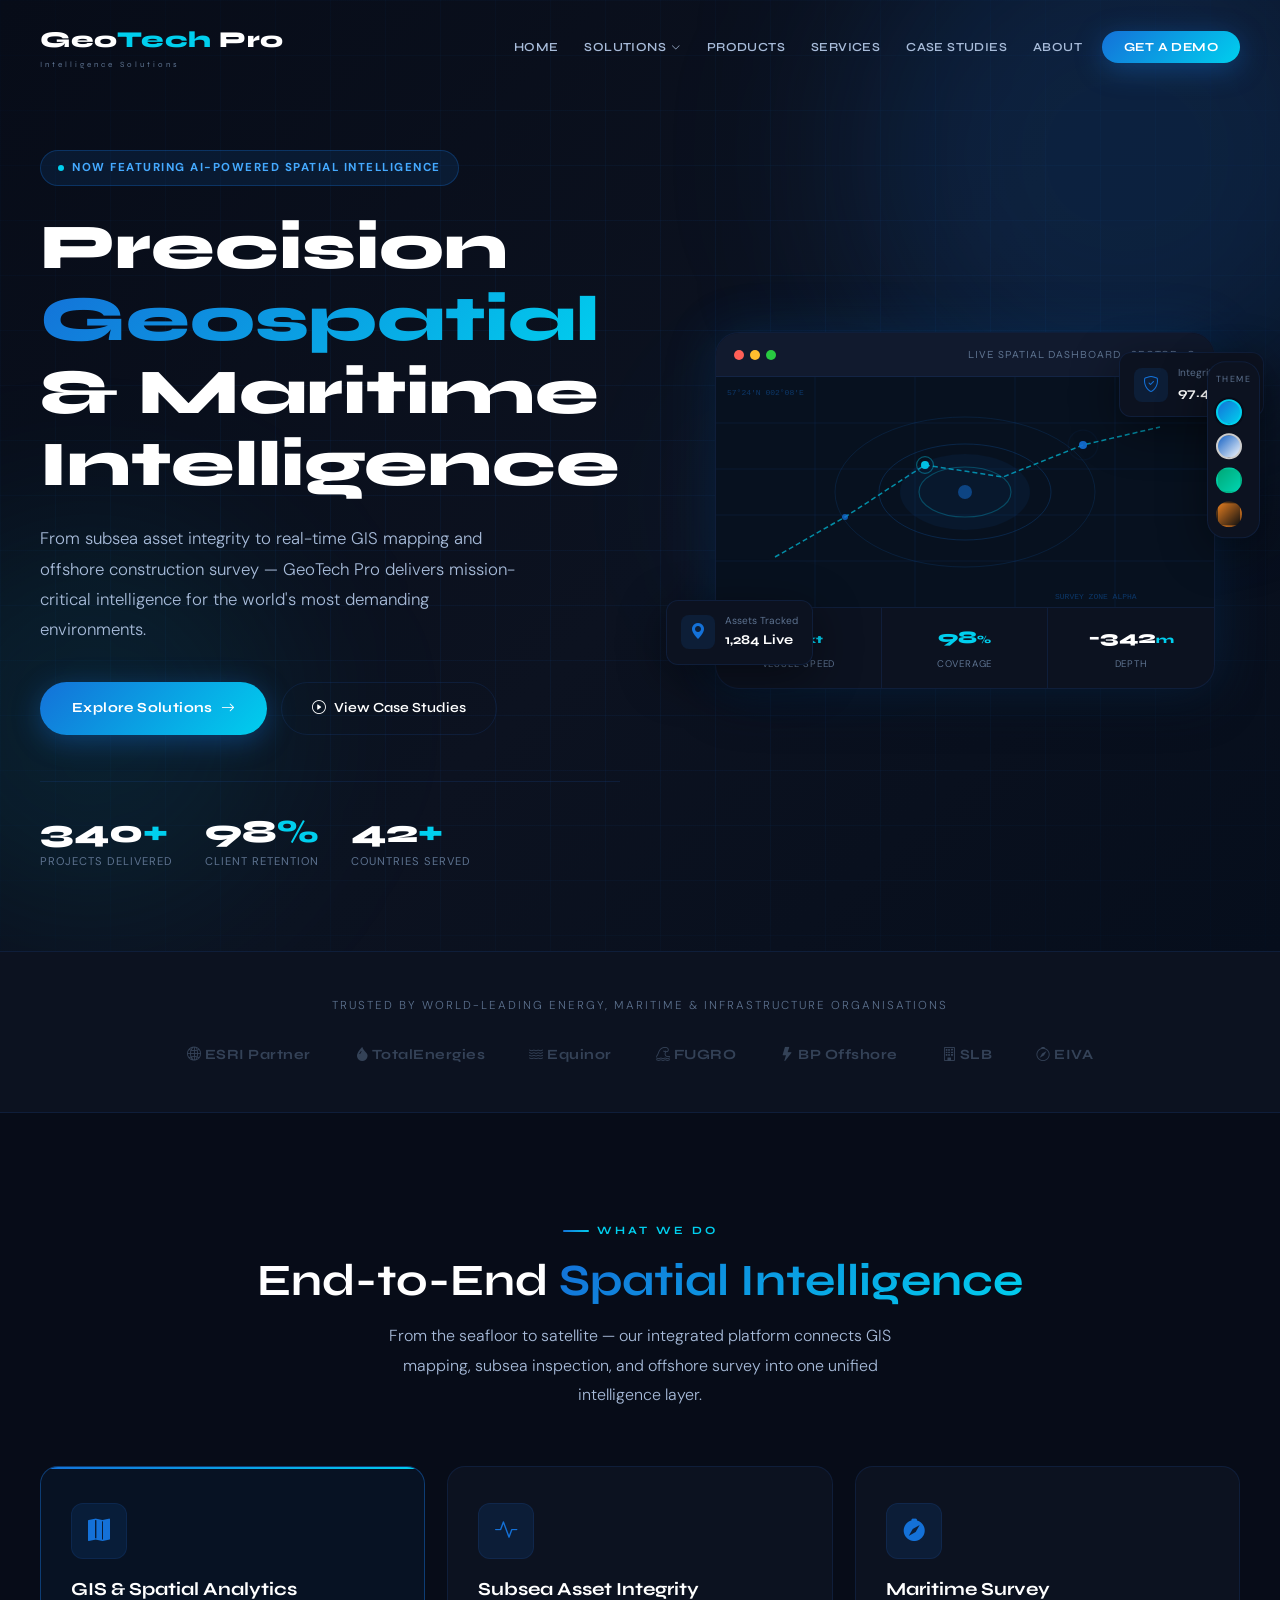
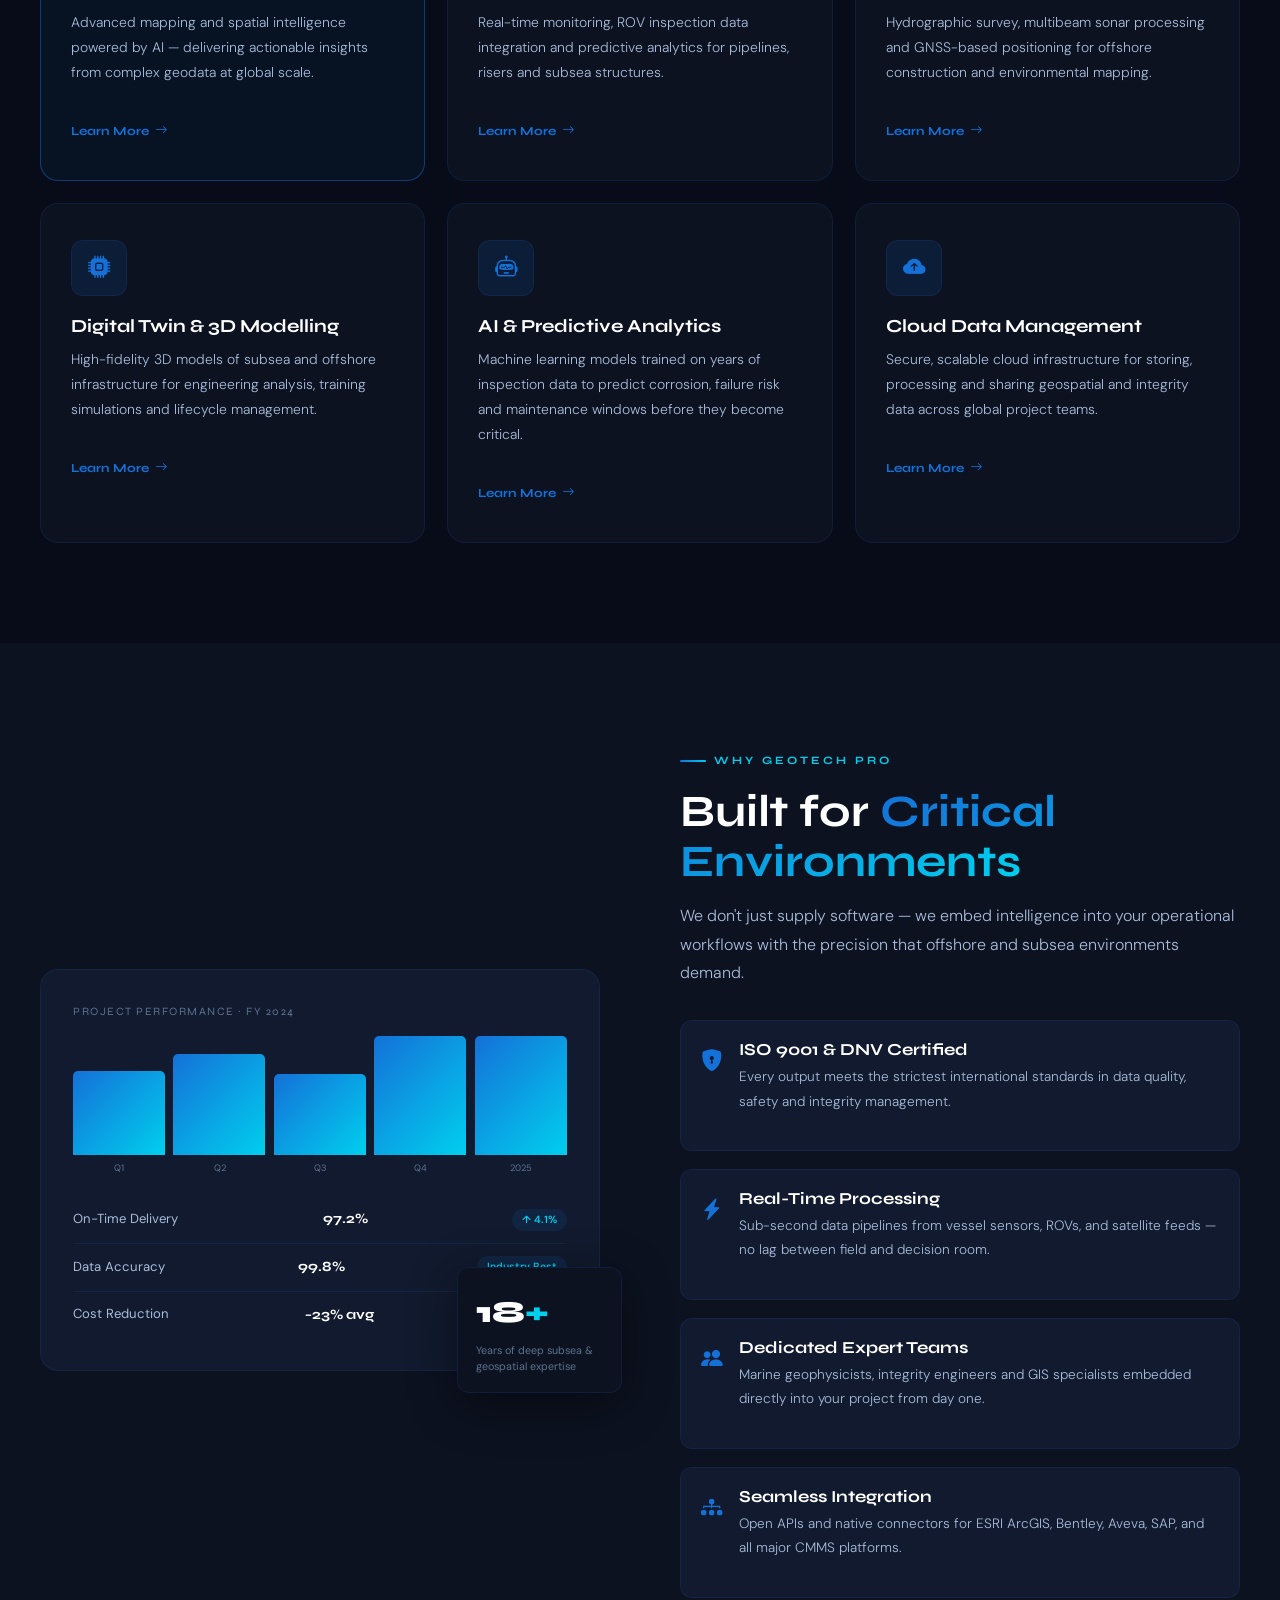
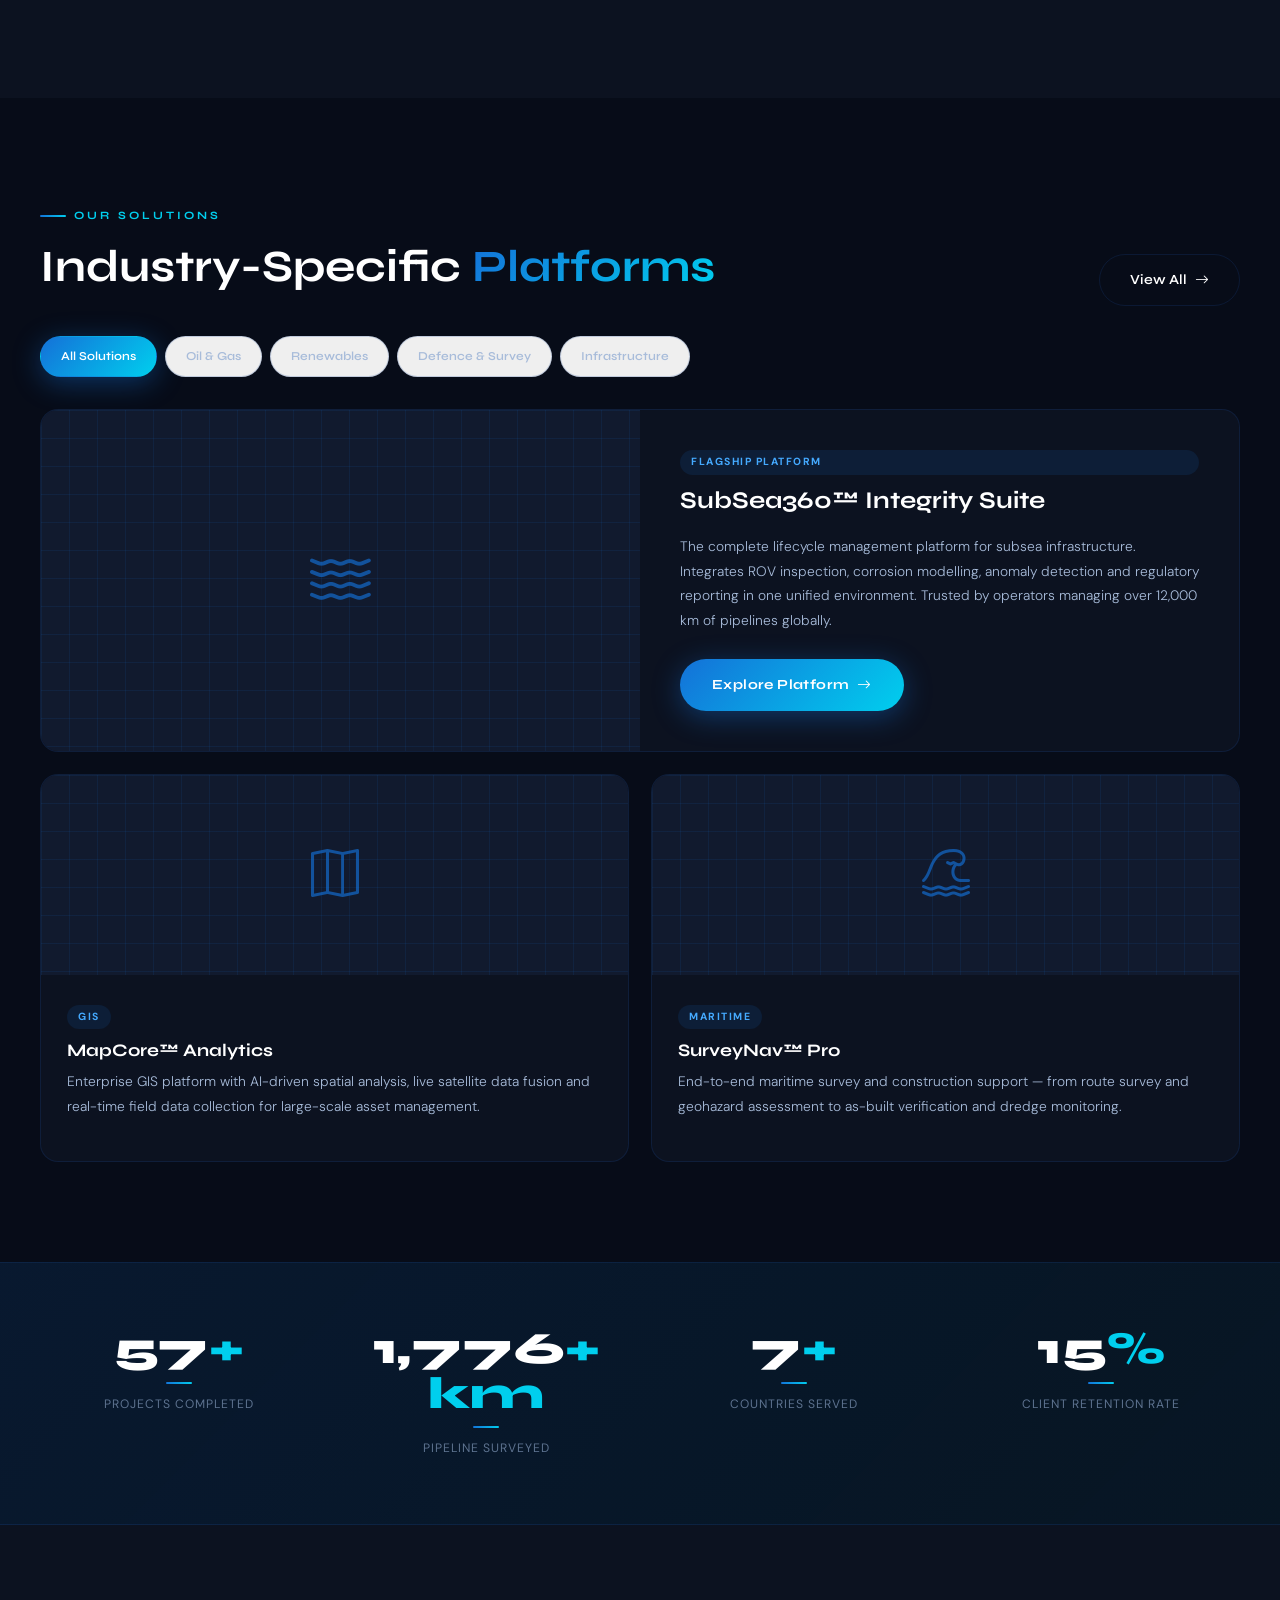
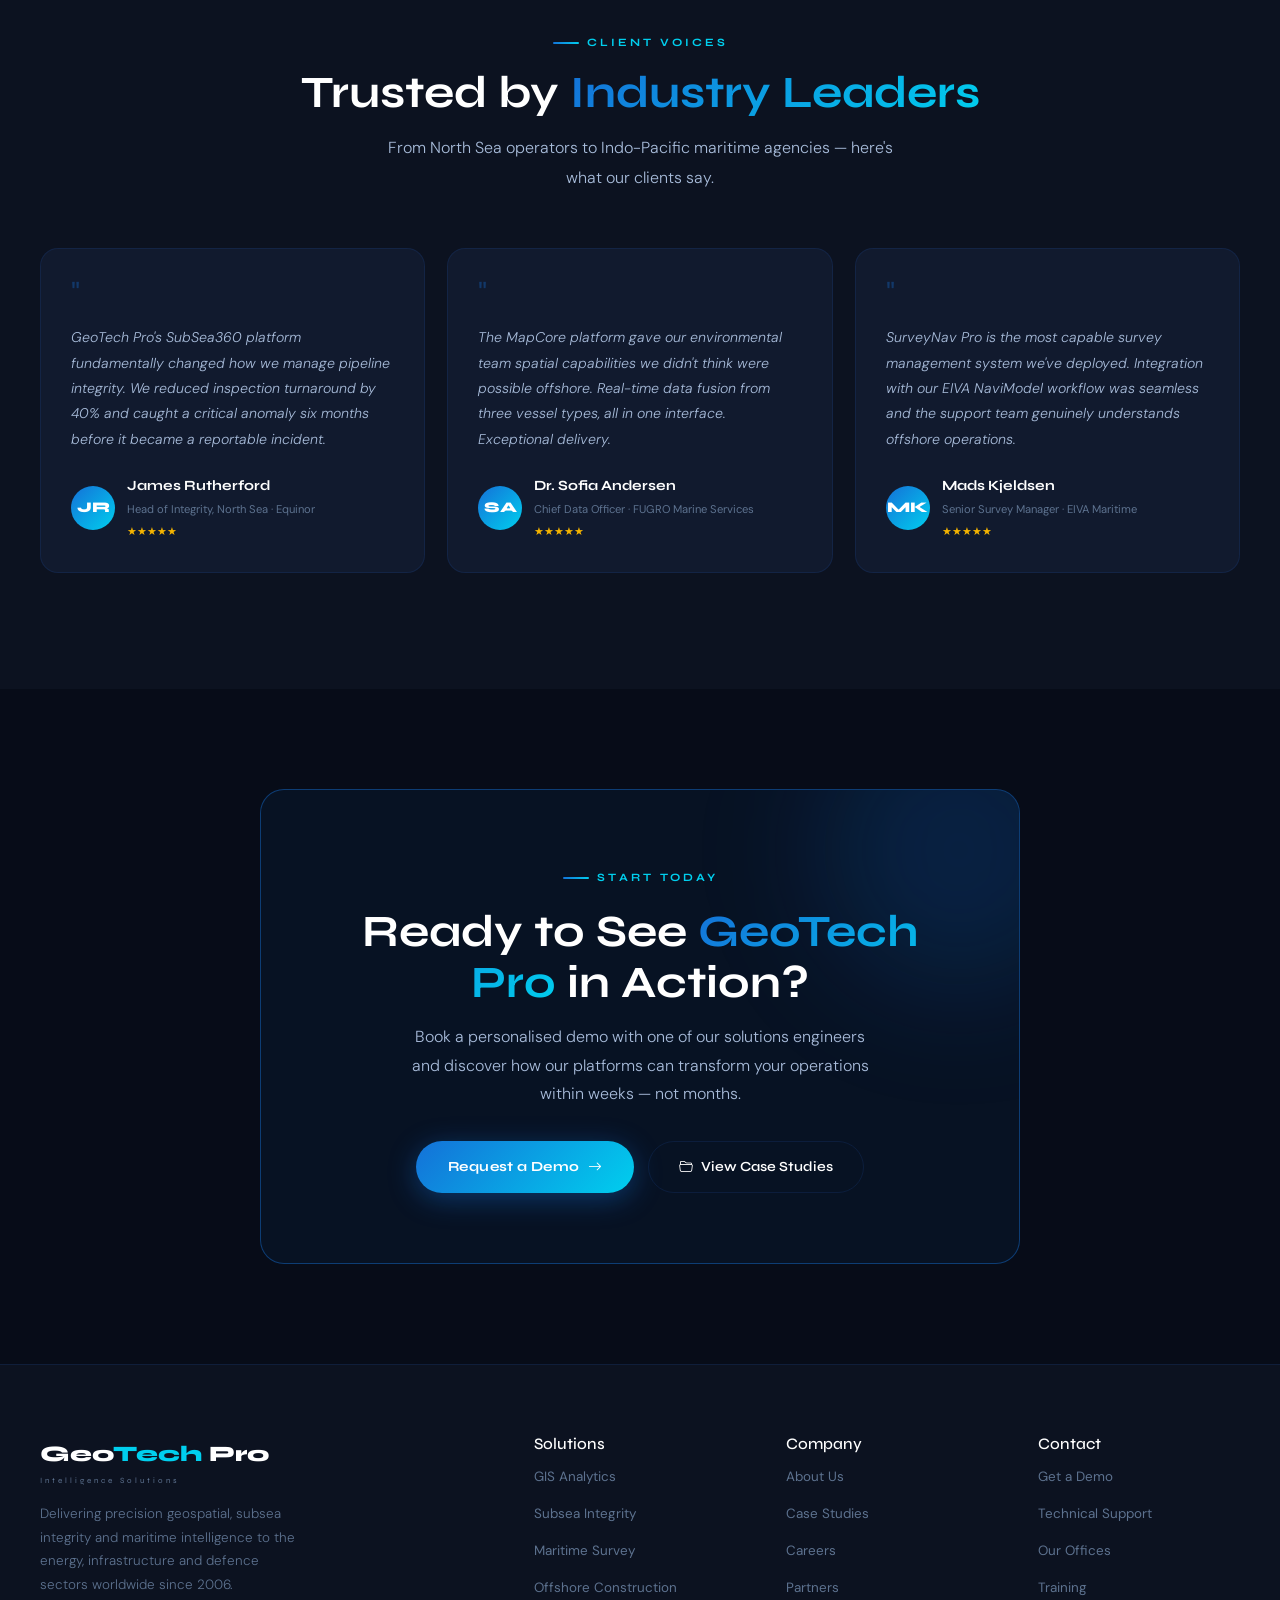
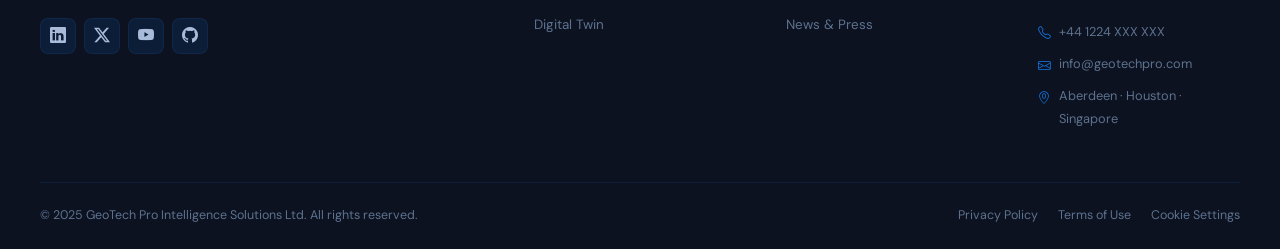
<file: index.html>
<!DOCTYPE html>
<html lang="en" data-theme="light-pro">
<!--
  ╔═══════════════════════════════════════════════════════════════╗
  ║  GEOTECH PRO — Homepage                                      ║
  ║  TO CHANGE THEME: edit data-theme on <html> above to:       ║
  ║    dark-navy  |  light-pro  |  ocean-teal  |  carbon        ║
  ╚═══════════════════════════════════════════════════════════════╝
-->

<head>
  <meta charset="UTF-8" />
  <meta name="viewport" content="width=device-width, initial-scale=1.0, minimum-scale=1.0" />
  <meta name="theme-color" content="#070C18" />
  <title>GeoTech Pro — Geospatial & Maritime Intelligence Solutions</title>
  <meta name="description"
    content="Advanced GIS mapping, subsea asset integrity management and maritime survey solutions for the world's most demanding environments." />

  <!-- Preconnect for performance -->
  <link rel="preconnect" href="https://fonts.googleapis.com">
  <link rel="preconnect" href="https://fonts.gstatic.com" crossorigin>

  <!-- Fonts -->
  <link
    href="https://fonts.googleapis.com/css2?family=Syne:wght@400;600;700;800&family=DM+Sans:wght@300;400;500;600&display=swap"
    rel="stylesheet">

  <!-- Bootstrap 5 -->
  <link href="https://cdn.jsdelivr.net/npm/bootstrap@5.3.2/dist/css/bootstrap.min.css" rel="stylesheet">

  <!-- Bootstrap Icons -->
  <link rel="stylesheet" href="https://cdn.jsdelivr.net/npm/bootstrap-icons@1.11.3/font/bootstrap-icons.min.css">

  <!-- ★ GEOTECH STYLESHEETS (order matters) ★ -->
  <link rel="stylesheet" href="assets/css/theme.css"> <!-- 1. Theme tokens (colors) -->
  <link rel="stylesheet" href="assets/css/main.css"> <!-- 2. Component styles -->
  <link rel="stylesheet" href="assets/css/responsive.css"> <!-- 3. Breakpoints -->
</head>

<body>

  <!-- ════════════════════════════════════════════════════════
     PRELOADER
     ════════════════════════════════════════════════════════ -->
  <div id="preloader" role="status" aria-label="Loading">
    <div class="pl-wrap">
      <div class="pl-logo">Geo<span>Tech</span> Pro</div>
      <div class="pl-tagline">Intelligence Beyond the Surface</div>
      <div class="pl-track">
        <div class="pl-fill"></div>
      </div>
    </div>
  </div>

  <!-- ════════════════════════════════════════════════════════
     THEME SWITCHER (desktop, fixed right side)
     ════════════════════════════════════════════════════════ -->
  <div class="theme-switcher" role="group" aria-label="Choose colour theme">
    <div class="ts-label">Theme</div>
    <button class="ts-btn active" data-t="dark-navy" title="Dark Navy" aria-label="Dark Navy theme">
      <span class="ts-tip">Dark Navy</span>
    </button>
    <button class="ts-btn" data-t="light-pro" title="Light Pro" aria-label="Light Pro theme">
      <span class="ts-tip">Light Pro</span>
    </button>
    <button class="ts-btn" data-t="ocean-teal" title="Ocean Teal" aria-label="Ocean Teal theme">
      <span class="ts-tip">Ocean Teal</span>
    </button>
    <button class="ts-btn" data-t="carbon" title="Carbon" aria-label="Carbon theme">
      <span class="ts-tip">Carbon</span>
    </button>
  </div>

  <!-- ════════════════════════════════════════════════════════
     NAVBAR
     ════════════════════════════════════════════════════════ -->
  <nav id="mainNav" role="navigation" aria-label="Main navigation">
    <div class="nav-wrap">

      <a href="index.html" class="nav-brand" aria-label="GeoTech Pro home">
        Geo<span>Tech</span> Pro
        <small>Intelligence Solutions</small>
      </a>

      <ul class="nav-menu" role="menubar">
        <li role="none"><a href="index.html" role="menuitem">Home</a></li>
        <li class="dropdown" role="none">
          <a href="pages/solutions.html" role="menuitem" aria-haspopup="true">
            Solutions <i class="bi bi-chevron-down" style="font-size:.58rem;margin-left:2px"></i>
          </a>
          <div class="drop-panel" role="menu">
            <a href="pages/solutions.html#gis" role="menuitem"><i class="bi bi-map me-2"></i>GIS & Spatial Analytics</a>
            <a href="pages/solutions.html#subsea" role="menuitem"><i class="bi bi-activity me-2"></i>Subsea
              Integrity</a>
            <a href="pages/solutions.html#maritime" role="menuitem"><i class="bi bi-compass me-2"></i>Maritime
              Survey</a>
            <a href="pages/solutions.html#construction" role="menuitem"><i class="bi bi-building me-2"></i>Offshore
              Construction</a>
          </div>
        </li>
        <li role="none"><a href="pages/products.html" role="menuitem">Products</a></li>
        <li role="none"><a href="pages/services.html" role="menuitem">Services</a></li>
        <li role="none"><a href="pages/case-studies.html" role="menuitem">Case Studies</a></li>
        <li role="none"><a href="pages/about.html" role="menuitem">About</a></li>
        <li role="none"><a href="pages/contact.html" class="nav-cta" role="menuitem">Get a Demo</a></li>
      </ul>

      <button class="nav-toggle" id="navToggle" aria-label="Open menu" aria-expanded="false">
        <i class="bi bi-list"></i>
      </button>
    </div>
  </nav>

  <!-- Mobile Overlay Nav -->
  <div class="m-nav" id="mobileNav" role="dialog" aria-modal="true" aria-label="Mobile navigation">
    <button class="m-close" id="mClose" aria-label="Close menu"><i class="bi bi-x"></i></button>
    <a href="index.html">Home</a>
    <a href="pages/solutions.html">Solutions</a>
    <a href="pages/products.html">Products</a>
    <a href="pages/services.html">Services</a>
    <a href="pages/case-studies.html">Case Studies</a>
    <a href="pages/about.html">About</a>
    <a href="pages/contact.html" style="color:var(--accent-2)">Get a Demo</a>
    <!-- Mobile theme row -->
    <div class="m-theme-row" role="group" aria-label="Choose theme">
      <button class="m-theme-btn" data-t="dark-navy" style="background:linear-gradient(135deg,#1471D8,#00CFEE)"
        aria-label="Dark Navy"></button>
      <button class="m-theme-btn" data-t="light-pro"
        style="background:linear-gradient(135deg,#1461C4,#F4F7FC);border-color:#ccc" aria-label="Light Pro"></button>
      <button class="m-theme-btn" data-t="ocean-teal" style="background:linear-gradient(135deg,#00A878,#00D4B0)"
        aria-label="Ocean Teal"></button>
      <button class="m-theme-btn" data-t="carbon" style="background:linear-gradient(135deg,#E07B20,#111)"
        aria-label="Carbon"></button>
    </div>
  </div>

  <!-- ════════════════════════════════════════════════════════
     HERO
     ════════════════════════════════════════════════════════ -->
  <section id="hero" aria-label="Hero">
    <div class="hero-grid" aria-hidden="true"></div>
    <div class="orb orb-1" aria-hidden="true"></div>
    <div class="orb orb-2" aria-hidden="true"></div>
    <div class="orb orb-3" aria-hidden="true"></div>

    <div class="hero-inner container-xl"
      style="padding-top:150px;padding-bottom:80px;display:grid;grid-template-columns:1fr 1fr;gap:70px;align-items:center;max-width:1380px;margin:0 auto;">

      <!-- Left copy -->
      <div class="hero-left">
        <div class="hero-pill">
          <span class="hero-dot" aria-hidden="true"></span>
          Now Featuring AI-Powered Spatial Intelligence
        </div>

        <h1 class="hero-h1">
          Precision <span class="grd">Geospatial</span><br>
          &amp; Maritime<br>Intelligence
        </h1>

        <p class="hero-p">
          From subsea asset integrity to real-time GIS mapping and offshore construction survey — GeoTech Pro delivers
          mission-critical intelligence for the world's most demanding environments.
        </p>

        <div class="hero-btns">
          <a href="pages/solutions.html" class="btn-pri">
            Explore Solutions <i class="bi bi-arrow-right"></i>
          </a>
          <a href="pages/case-studies.html" class="btn-ghost">
            <i class="bi bi-play-circle"></i> View Case Studies
          </a>
        </div>

        <div class="hero-stats-row">
          <div>
            <div class="hs-num">340<em>+</em></div>
            <div class="hs-lbl">Projects Delivered</div>
          </div>
          <div>
            <div class="hs-num">98<em>%</em></div>
            <div class="hs-lbl">Client Retention</div>
          </div>
          <div>
            <div class="hs-num">42<em>+</em></div>
            <div class="hs-lbl">Countries Served</div>
          </div>
        </div>
      </div>

      <!-- Right: Dashboard visual -->
      <div class="hero-vis" aria-hidden="true">
        <div class="dash-card">
          <div class="dc-head">
            <div class="dc-dots"><s></s><s></s><s></s></div>
            <div class="dc-title">LIVE SPATIAL DASHBOARD · SECTOR 7G</div>
          </div>
          <div class="dc-map">
            <svg width="100%" height="100%" viewBox="0 0 500 230" preserveAspectRatio="xMidYMid slice"
              xmlns="http://www.w3.org/2000/svg">
              <rect width="500" height="230" fill="var(--map-bg)" />
              <!-- Grid -->
              <g stroke="var(--map-grid)" stroke-width="1">
                <line x1="0" y1="46" x2="500" y2="46" />
                <line x1="0" y1="92" x2="500" y2="92" />
                <line x1="0" y1="138" x2="500" y2="138" />
                <line x1="0" y1="184" x2="500" y2="184" />
                <line x1="100" y1="0" x2="100" y2="230" />
                <line x1="200" y1="0" x2="200" y2="230" />
                <line x1="300" y1="0" x2="300" y2="230" />
                <line x1="400" y1="0" x2="400" y2="230" />
              </g>
              <!-- Contour rings -->
              <ellipse cx="250" cy="115" rx="130" ry="75" fill="none" stroke="var(--map-line)" stroke-opacity=".15"
                stroke-width="1" />
              <ellipse cx="250" cy="115" rx="86" ry="48" fill="none" stroke="var(--map-line)" stroke-opacity=".22"
                stroke-width="1" />
              <ellipse cx="250" cy="115" rx="46" ry="25" fill="none" stroke="var(--map-ping)" stroke-opacity=".28"
                stroke-width="1.2" />
              <circle cx="250" cy="115" r="7" fill="var(--map-line)" opacity=".5" />
              <!-- Survey route -->
              <polyline points="60,180 130,140 210,88 288,100 368,68 445,50" fill="none" stroke="var(--map-ping)"
                stroke-width="1.5" stroke-opacity=".65" stroke-dasharray="5,3" />
              <!-- Ping 1 -->
              <circle cx="210" cy="88" r="4" fill="var(--map-ping)" opacity=".95" />
              <circle cx="210" cy="88" r="10" fill="none" stroke="var(--map-ping)" stroke-opacity=".4"
                stroke-width="1.2">
                <animate attributeName="r" values="5;20;5" dur="2.2s" repeatCount="indefinite" />
                <animate attributeName="stroke-opacity" values=".5;0;.5" dur="2.2s" repeatCount="indefinite" />
              </circle>
              <!-- Ping 2 -->
              <circle cx="368" cy="68" r="4" fill="var(--map-line)" opacity=".9" />
              <circle cx="368" cy="68" r="10" fill="none" stroke="var(--map-line)" stroke-opacity=".4"
                stroke-width="1.2">
                <animate attributeName="r" values="5;16;5" dur="2.8s" repeatCount="indefinite" begin=".7s" />
                <animate attributeName="stroke-opacity" values=".5;0;.5" dur="2.8s" repeatCount="indefinite"
                  begin=".7s" />
              </circle>
              <!-- Point 3 -->
              <circle cx="130" cy="140" r="3" fill="var(--map-line)" opacity=".75" />
              <!-- Glow -->
              <ellipse cx="250" cy="115" rx="65" ry="38" fill="var(--map-line)" fill-opacity=".07" />
              <!-- Labels -->
              <text x="12" y="18" fill="var(--map-line)" fill-opacity=".4" font-size="8" font-family="monospace">57°24'N
                002°08'E</text>
              <text x="340" y="222" fill="var(--map-line)" fill-opacity=".4" font-size="8"
                font-family="monospace">SURVEY ZONE ALPHA</text>
            </svg>
          </div>
          <div class="dc-metrics">
            <div class="dc-metric">
              <div class="dc-m-val">14<em> kt</em></div>
              <div class="dc-m-lbl">Vessel Speed</div>
            </div>
            <div class="dc-metric">
              <div class="dc-m-val" style="color:var(--accent-2)">98<em>%</em></div>
              <div class="dc-m-lbl">Coverage</div>
            </div>
            <div class="dc-metric">
              <div class="dc-m-val">−342<em>m</em></div>
              <div class="dc-m-lbl">Depth</div>
            </div>
          </div>
        </div>

        <!-- Floating badges -->
        <div class="f-badge t">
          <div class="fb-ico"><i class="bi bi-shield-check"></i></div>
          <div>
            <div class="fb-lbl">Integrity Score</div>
            <div class="fb-val">97.4%</div>
          </div>
        </div>
        <div class="f-badge b">
          <div class="fb-ico"><i class="bi bi-geo-alt-fill"></i></div>
          <div>
            <div class="fb-lbl">Assets Tracked</div>
            <div class="fb-val">1,284 Live</div>
          </div>
        </div>
      </div>

    </div>
  </section>

  <!-- ════════════════════════════════════════════════════════
     TRUSTED BY
     ════════════════════════════════════════════════════════ -->
  <section id="trusted" aria-label="Trusted by">
    <div class="container-xl">
      <p class="trust-lbl">Trusted by world-leading energy, maritime &amp; infrastructure organisations</p>
      <div class="trust-logos">
        <div class="trust-item"><i class="bi bi-globe2"></i> ESRI Partner</div>
        <div class="trust-item"><i class="bi bi-droplet-fill"></i> TotalEnergies</div>
        <div class="trust-item"><i class="bi bi-water"></i> Equinor</div>
        <div class="trust-item"><i class="bi bi-tsunami"></i> FUGRO</div>
        <div class="trust-item"><i class="bi bi-lightning-fill"></i> BP Offshore</div>
        <div class="trust-item"><i class="bi bi-building"></i> SLB</div>
        <div class="trust-item"><i class="bi bi-compass"></i> EIVA</div>
      </div>
    </div>
  </section>

  <!-- ════════════════════════════════════════════════════════
     SERVICES
     ════════════════════════════════════════════════════════ -->
  <section id="services" class="section-pad" aria-labelledby="svc-heading">
    <div class="container-xl">
      <div class="sec-head">
        <div class="badge-label center">What We Do</div>
        <h2 class="sec-title" id="svc-heading">End-to-End <span class="grd">Spatial Intelligence</span></h2>
        <p class="sec-desc">From the seafloor to satellite — our integrated platform connects GIS mapping, subsea
          inspection, and offshore survey into one unified intelligence layer.</p>
      </div>

      <div class="svc-grid stagger">
        <article class="svc-card feat fade-up">
          <div class="svc-ico" aria-hidden="true"><i class="bi bi-map-fill"></i></div>
          <h3>GIS &amp; Spatial Analytics</h3>
          <p>Advanced mapping and spatial intelligence powered by AI — delivering actionable insights from complex
            geodata at global scale.</p>
          <a href="pages/services.html#gis" class="svc-lnk">Learn More <i class="bi bi-arrow-right"></i></a>
        </article>

        <article class="svc-card fade-up">
          <div class="svc-ico" aria-hidden="true"><i class="bi bi-activity"></i></div>
          <h3>Subsea Asset Integrity</h3>
          <p>Real-time monitoring, ROV inspection data integration and predictive analytics for pipelines, risers and
            subsea structures.</p>
          <a href="pages/services.html#subsea" class="svc-lnk">Learn More <i class="bi bi-arrow-right"></i></a>
        </article>

        <article class="svc-card fade-up">
          <div class="svc-ico" aria-hidden="true"><i class="bi bi-compass-fill"></i></div>
          <h3>Maritime Survey</h3>
          <p>Hydrographic survey, multibeam sonar processing and GNSS-based positioning for offshore construction and
            environmental mapping.</p>
          <a href="pages/services.html#maritime" class="svc-lnk">Learn More <i class="bi bi-arrow-right"></i></a>
        </article>

        <article class="svc-card fade-up">
          <div class="svc-ico" aria-hidden="true"><i class="bi bi-cpu-fill"></i></div>
          <h3>Digital Twin &amp; 3D Modelling</h3>
          <p>High-fidelity 3D models of subsea and offshore infrastructure for engineering analysis, training
            simulations and lifecycle management.</p>
          <a href="pages/services.html#digital" class="svc-lnk">Learn More <i class="bi bi-arrow-right"></i></a>
        </article>

        <article class="svc-card fade-up">
          <div class="svc-ico" aria-hidden="true"><i class="bi bi-robot"></i></div>
          <h3>AI &amp; Predictive Analytics</h3>
          <p>Machine learning models trained on years of inspection data to predict corrosion, failure risk and
            maintenance windows before they become critical.</p>
          <a href="pages/services.html#ai" class="svc-lnk">Learn More <i class="bi bi-arrow-right"></i></a>
        </article>

        <article class="svc-card fade-up">
          <div class="svc-ico" aria-hidden="true"><i class="bi bi-cloud-arrow-up-fill"></i></div>
          <h3>Cloud Data Management</h3>
          <p>Secure, scalable cloud infrastructure for storing, processing and sharing geospatial and integrity data
            across global project teams.</p>
          <a href="pages/services.html#cloud" class="svc-lnk">Learn More <i class="bi bi-arrow-right"></i></a>
        </article>
      </div>
    </div>
  </section>

  <!-- ════════════════════════════════════════════════════════
     WHY US
     ════════════════════════════════════════════════════════ -->
  <section id="why" class="section-pad" aria-labelledby="why-heading">
    <div class="container-xl">
      <div class="why-grid">

        <!-- Visual column -->
        <div class="fade-left" style="position:relative;">
          <div class="why-main">
            <p
              style="font-family:var(--font-display);font-size:.7rem;color:var(--text-muted);text-transform:uppercase;letter-spacing:1.5px;margin-bottom:14px;">
              Project Performance · FY 2024
            </p>
            <div class="chart-area" aria-label="Performance bar chart">
              <div class="bar-wrap">
                <div class="bar" style="height:60%;--d:.1s" role="img" aria-label="Q1: 60%"></div>
                <div class="bar-lbl">Q1</div>
              </div>
              <div class="bar-wrap">
                <div class="bar" style="height:72%;--d:.2s" role="img" aria-label="Q2: 72%"></div>
                <div class="bar-lbl">Q2</div>
              </div>
              <div class="bar-wrap">
                <div class="bar" style="height:58%;--d:.3s" role="img" aria-label="Q3: 58%"></div>
                <div class="bar-lbl">Q3</div>
              </div>
              <div class="bar-wrap">
                <div class="bar" style="height:88%;--d:.4s" role="img" aria-label="Q4: 88%"></div>
                <div class="bar-lbl">Q4</div>
              </div>
              <div class="bar-wrap">
                <div class="bar" style="height:96%;--d:.5s" role="img" aria-label="2025: 96%"></div>
                <div class="bar-lbl">2025</div>
              </div>
            </div>
            <div class="why-row">
              <span class="why-rlbl">On-Time Delivery</span>
              <span class="why-rval">97.2%</span>
              <span class="why-rbadge">↑ 4.1%</span>
            </div>
            <div class="why-row">
              <span class="why-rlbl">Data Accuracy</span>
              <span class="why-rval">99.8%</span>
              <span class="why-rbadge">Industry Best</span>
            </div>
            <div class="why-row">
              <span class="why-rlbl">Cost Reduction</span>
              <span class="why-rval">−23% avg</span>
              <span class="why-rbadge">↑ 6.3%</span>
            </div>
          </div>
          <div class="why-side-badge">
            <div class="why-bnum">18<em>+</em></div>
            <div class="why-blbl">Years of deep subsea &amp; geospatial expertise</div>
          </div>
        </div>

        <!-- Text column -->
        <div class="fade-right">
          <div class="badge-label">Why GeoTech Pro</div>
          <h2 class="sec-title" id="why-heading">Built for <span class="grd">Critical Environments</span></h2>
          <p style="margin-bottom:32px;">We don't just supply software — we embed intelligence into your operational
            workflows with the precision that offshore and subsea environments demand.</p>

          <div class="why-feats stagger">
            <div class="why-feat fade-up">
              <div class="wf-ico" aria-hidden="true"><i class="bi bi-shield-lock-fill"></i></div>
              <div>
                <h4>ISO 9001 &amp; DNV Certified</h4>
                <p>Every output meets the strictest international standards in data quality, safety and integrity
                  management.</p>
              </div>
            </div>
            <div class="why-feat fade-up">
              <div class="wf-ico" aria-hidden="true"><i class="bi bi-lightning-charge-fill"></i></div>
              <div>
                <h4>Real-Time Processing</h4>
                <p>Sub-second data pipelines from vessel sensors, ROVs, and satellite feeds — no lag between field and
                  decision room.</p>
              </div>
            </div>
            <div class="why-feat fade-up">
              <div class="wf-ico" aria-hidden="true"><i class="bi bi-people-fill"></i></div>
              <div>
                <h4>Dedicated Expert Teams</h4>
                <p>Marine geophysicists, integrity engineers and GIS specialists embedded directly into your project
                  from day one.</p>
              </div>
            </div>
            <div class="why-feat fade-up">
              <div class="wf-ico" aria-hidden="true"><i class="bi bi-diagram-3-fill"></i></div>
              <div>
                <h4>Seamless Integration</h4>
                <p>Open APIs and native connectors for ESRI ArcGIS, Bentley, Aveva, SAP, and all major CMMS platforms.
                </p>
              </div>
            </div>
          </div>
        </div>

      </div>
    </div>
  </section>

  <!-- ════════════════════════════════════════════════════════
     SOLUTIONS
     ════════════════════════════════════════════════════════ -->
  <section id="solutions" class="section-pad" aria-labelledby="sol-heading">
    <div class="container-xl">
      <div class="sol-header">
        <div>
          <div class="badge-label">Our Solutions</div>
          <h2 class="sec-title" id="sol-heading">Industry-Specific <span class="grd">Platforms</span></h2>
        </div>
        <a href="pages/solutions.html" class="btn-ghost">View All <i class="bi bi-arrow-right"></i></a>
      </div>

      <div class="sol-tabs" role="tablist" aria-label="Solution filters">
        <button class="sol-tab active" role="tab" aria-selected="true">All Solutions</button>
        <button class="sol-tab" role="tab" aria-selected="false">Oil &amp; Gas</button>
        <button class="sol-tab" role="tab" aria-selected="false">Renewables</button>
        <button class="sol-tab" role="tab" aria-selected="false">Defence &amp; Survey</button>
        <button class="sol-tab" role="tab" aria-selected="false">Infrastructure</button>
      </div>

      <div class="sol-grid">
        <!-- Featured wide card -->
        <article class="sol-card wide fade-up">
          <div class="sol-img">
            <div class="sol-grid-bg" aria-hidden="true"></div>
            <i class="bi bi-water sol-img-icon" aria-hidden="true" style="font-size:3.8rem"></i>
          </div>
          <div class="sol-body" style="display:flex;flex-direction:column;justify-content:center;padding:40px;">
            <span class="sol-tag">Flagship Platform</span>
            <h3 style="font-size:1.5rem;">SubSea360™ Integrity Suite</h3>
            <p style="margin:12px 0 26px;">The complete lifecycle management platform for subsea infrastructure.
              Integrates ROV inspection, corrosion modelling, anomaly detection and regulatory reporting in one unified
              environment. Trusted by operators managing over 12,000 km of pipelines globally.</p>
            <a href="pages/products.html#subsea360" class="btn-pri" style="align-self:flex-start">
              Explore Platform <i class="bi bi-arrow-right"></i>
            </a>
          </div>
        </article>

        <article class="sol-card fade-up">
          <div class="sol-img">
            <div class="sol-grid-bg" aria-hidden="true"></div>
            <i class="bi bi-map sol-img-icon" aria-hidden="true"></i>
          </div>
          <div class="sol-body">
            <span class="sol-tag">GIS</span>
            <h3>MapCore™ Analytics</h3>
            <p>Enterprise GIS platform with AI-driven spatial analysis, live satellite data fusion and real-time field
              data collection for large-scale asset management.</p>
          </div>
        </article>

        <article class="sol-card fade-up">
          <div class="sol-img">
            <div class="sol-grid-bg" aria-hidden="true"></div>
            <i class="bi bi-tsunami sol-img-icon" aria-hidden="true"></i>
          </div>
          <div class="sol-body">
            <span class="sol-tag">Maritime</span>
            <h3>SurveyNav™ Pro</h3>
            <p>End-to-end maritime survey and construction support — from route survey and geohazard assessment to
              as-built verification and dredge monitoring.</p>
          </div>
        </article>
      </div>
    </div>
  </section>

  <!-- ════════════════════════════════════════════════════════
     STATS
     ════════════════════════════════════════════════════════ -->
  <section id="stats" class="section-pad-sm" aria-label="Company statistics">
    <div class="container-xl">
      <div class="stats-grid">
        <div class="fade-up">
          <div class="stat-n" data-target="340">0<em>+</em></div>
          <div class="stat-div" aria-hidden="true"></div>
          <div class="stat-l">Projects Completed</div>
        </div>
        <div class="fade-up">
          <div class="stat-n" data-target="12000">0<em>+ km</em></div>
          <div class="stat-div" aria-hidden="true"></div>
          <div class="stat-l">Pipeline Surveyed</div>
        </div>
        <div class="fade-up">
          <div class="stat-n" data-target="42">0<em>+</em></div>
          <div class="stat-div" aria-hidden="true"></div>
          <div class="stat-l">Countries Served</div>
        </div>
        <div class="fade-up">
          <div class="stat-n" data-target="98">0<em>%</em></div>
          <div class="stat-div" aria-hidden="true"></div>
          <div class="stat-l">Client Retention Rate</div>
        </div>
      </div>
    </div>
  </section>

  <!-- ════════════════════════════════════════════════════════
     TESTIMONIALS
     ════════════════════════════════════════════════════════ -->
  <section id="testimonials" class="section-pad" aria-labelledby="testi-heading">
    <div class="container-xl">
      <div class="sec-head">
        <div class="badge-label center">Client Voices</div>
        <h2 class="sec-title" id="testi-heading">Trusted by <span class="grd">Industry Leaders</span></h2>
        <p class="sec-desc">From North Sea operators to Indo-Pacific maritime agencies — here's what our clients say.
        </p>
      </div>
      <div class="testi-grid stagger">

        <blockquote class="testi-card fade-up">
          <div class="testi-q" aria-hidden="true">"</div>
          <p class="testi-txt">GeoTech Pro's SubSea360 platform fundamentally changed how we manage pipeline integrity.
            We reduced inspection turnaround by 40% and caught a critical anomaly six months before it became a
            reportable incident.</p>
          <footer class="testi-auth">
            <div class="testi-av" aria-hidden="true">JR</div>
            <div>
              <div class="testi-name">James Rutherford</div>
              <div class="testi-role">Head of Integrity, North Sea · Equinor</div>
              <div class="testi-stars" aria-label="5 stars">★★★★★</div>
            </div>
          </footer>
        </blockquote>

        <blockquote class="testi-card fade-up">
          <div class="testi-q" aria-hidden="true">"</div>
          <p class="testi-txt">The MapCore platform gave our environmental team spatial capabilities we didn't think
            were possible offshore. Real-time data fusion from three vessel types, all in one interface. Exceptional
            delivery.</p>
          <footer class="testi-auth">
            <div class="testi-av" aria-hidden="true">SA</div>
            <div>
              <div class="testi-name">Dr. Sofia Andersen</div>
              <div class="testi-role">Chief Data Officer · FUGRO Marine Services</div>
              <div class="testi-stars" aria-label="5 stars">★★★★★</div>
            </div>
          </footer>
        </blockquote>

        <blockquote class="testi-card fade-up">
          <div class="testi-q" aria-hidden="true">"</div>
          <p class="testi-txt">SurveyNav Pro is the most capable survey management system we've deployed. Integration
            with our EIVA NaviModel workflow was seamless and the support team genuinely understands offshore
            operations.</p>
          <footer class="testi-auth">
            <div class="testi-av" aria-hidden="true">MK</div>
            <div>
              <div class="testi-name">Mads Kjeldsen</div>
              <div class="testi-role">Senior Survey Manager · EIVA Maritime</div>
              <div class="testi-stars" aria-label="5 stars">★★★★★</div>
            </div>
          </footer>
        </blockquote>

      </div>
    </div>
  </section>

  <!-- ════════════════════════════════════════════════════════
     CTA
     ════════════════════════════════════════════════════════ -->
  <section id="cta" class="section-pad" aria-labelledby="cta-heading">
    <div class="container-xl">
      <div class="cta-box fade-up">
        <div class="badge-label center" style="margin-bottom:20px;">Start Today</div>
        <h2 id="cta-heading">Ready to See <span class="grd">GeoTech Pro</span> in Action?</h2>
        <p>Book a personalised demo with one of our solutions engineers and discover how our platforms can transform
          your operations within weeks — not months.</p>
        <div class="cta-btns">
          <a href="pages/contact.html" class="btn-pri">Request a Demo <i class="bi bi-arrow-right"></i></a>
          <a href="pages/case-studies.html" class="btn-ghost"><i class="bi bi-folder2-open"></i> View Case Studies</a>
        </div>
      </div>
    </div>
  </section>

  <!-- ════════════════════════════════════════════════════════
     FOOTER
     ════════════════════════════════════════════════════════ -->
  <footer id="footer" role="contentinfo">
    <div class="container-xl">
      <div class="foot-grid">

        <!-- Brand -->
        <div>
          <div class="foot-brand">Geo<span>Tech</span> Pro<small>Intelligence Solutions</small></div>
          <p class="foot-desc">Delivering precision geospatial, subsea integrity and maritime intelligence to the
            energy, infrastructure and defence sectors worldwide since 2006.</p>
          <div class="foot-socials" aria-label="Social media links">
            <a href="#" class="foot-soc" aria-label="LinkedIn"><i class="bi bi-linkedin"></i></a>
            <a href="#" class="foot-soc" aria-label="X/Twitter"><i class="bi bi-twitter-x"></i></a>
            <a href="#" class="foot-soc" aria-label="YouTube"><i class="bi bi-youtube"></i></a>
            <a href="#" class="foot-soc" aria-label="GitHub"><i class="bi bi-github"></i></a>
          </div>
        </div>

        <!-- Solutions -->
        <div>
          <h6>Solutions</h6>
          <ul class="foot-links">
            <li><a href="pages/solutions.html#gis">GIS Analytics</a></li>
            <li><a href="pages/solutions.html#subsea">Subsea Integrity</a></li>
            <li><a href="pages/solutions.html#maritime">Maritime Survey</a></li>
            <li><a href="pages/solutions.html#construction">Offshore Construction</a></li>
            <li><a href="pages/solutions.html#digital">Digital Twin</a></li>
          </ul>
        </div>

        <!-- Company -->
        <div>
          <h6>Company</h6>
          <ul class="foot-links">
            <li><a href="pages/about.html">About Us</a></li>
            <li><a href="pages/case-studies.html">Case Studies</a></li>
            <li><a href="pages/careers.html">Careers</a></li>
            <li><a href="pages/about.html#partners">Partners</a></li>
            <li><a href="pages/about.html#news">News &amp; Press</a></li>
          </ul>
        </div>

        <!-- Contact -->
        <div>
          <h6>Contact</h6>
          <ul class="foot-links">
            <li><a href="pages/contact.html">Get a Demo</a></li>
            <li><a href="pages/contact.html#support">Technical Support</a></li>
            <li><a href="pages/contact.html#offices">Our Offices</a></li>
            <li><a href="pages/contact.html#training">Training</a></li>
          </ul>
          <div style="margin-top:20px;">
            <div class="foot-contact-item"><i class="bi bi-telephone"></i> +44 1224 XXX XXX</div>
            <div class="foot-contact-item"><i class="bi bi-envelope"></i> info@geotechpro.com</div>
            <div class="foot-contact-item"><i class="bi bi-geo-alt"></i> Aberdeen · Houston · Singapore</div>
          </div>
        </div>

      </div>

      <div class="foot-bottom">
        <div class="foot-copy">© 2025 GeoTech Pro Intelligence Solutions Ltd. All rights reserved.</div>
        <nav class="foot-legal" aria-label="Legal links">
          <a href="#">Privacy Policy</a>
          <a href="#">Terms of Use</a>
          <a href="#">Cookie Settings</a>
        </nav>
      </div>
    </div>
  </footer>

  <!-- ════════════════════════════════════════════════════════
     SCRIPTS
     ════════════════════════════════════════════════════════ -->
  <script src="https://cdn.jsdelivr.net/npm/jquery@3.7.1/dist/jquery.min.js"></script>
  <script src="https://cdn.jsdelivr.net/npm/bootstrap@5.3.2/dist/js/bootstrap.bundle.min.js"></script>
  <script src="assets/js/main.js"></script>

</body>

</html>
</file>
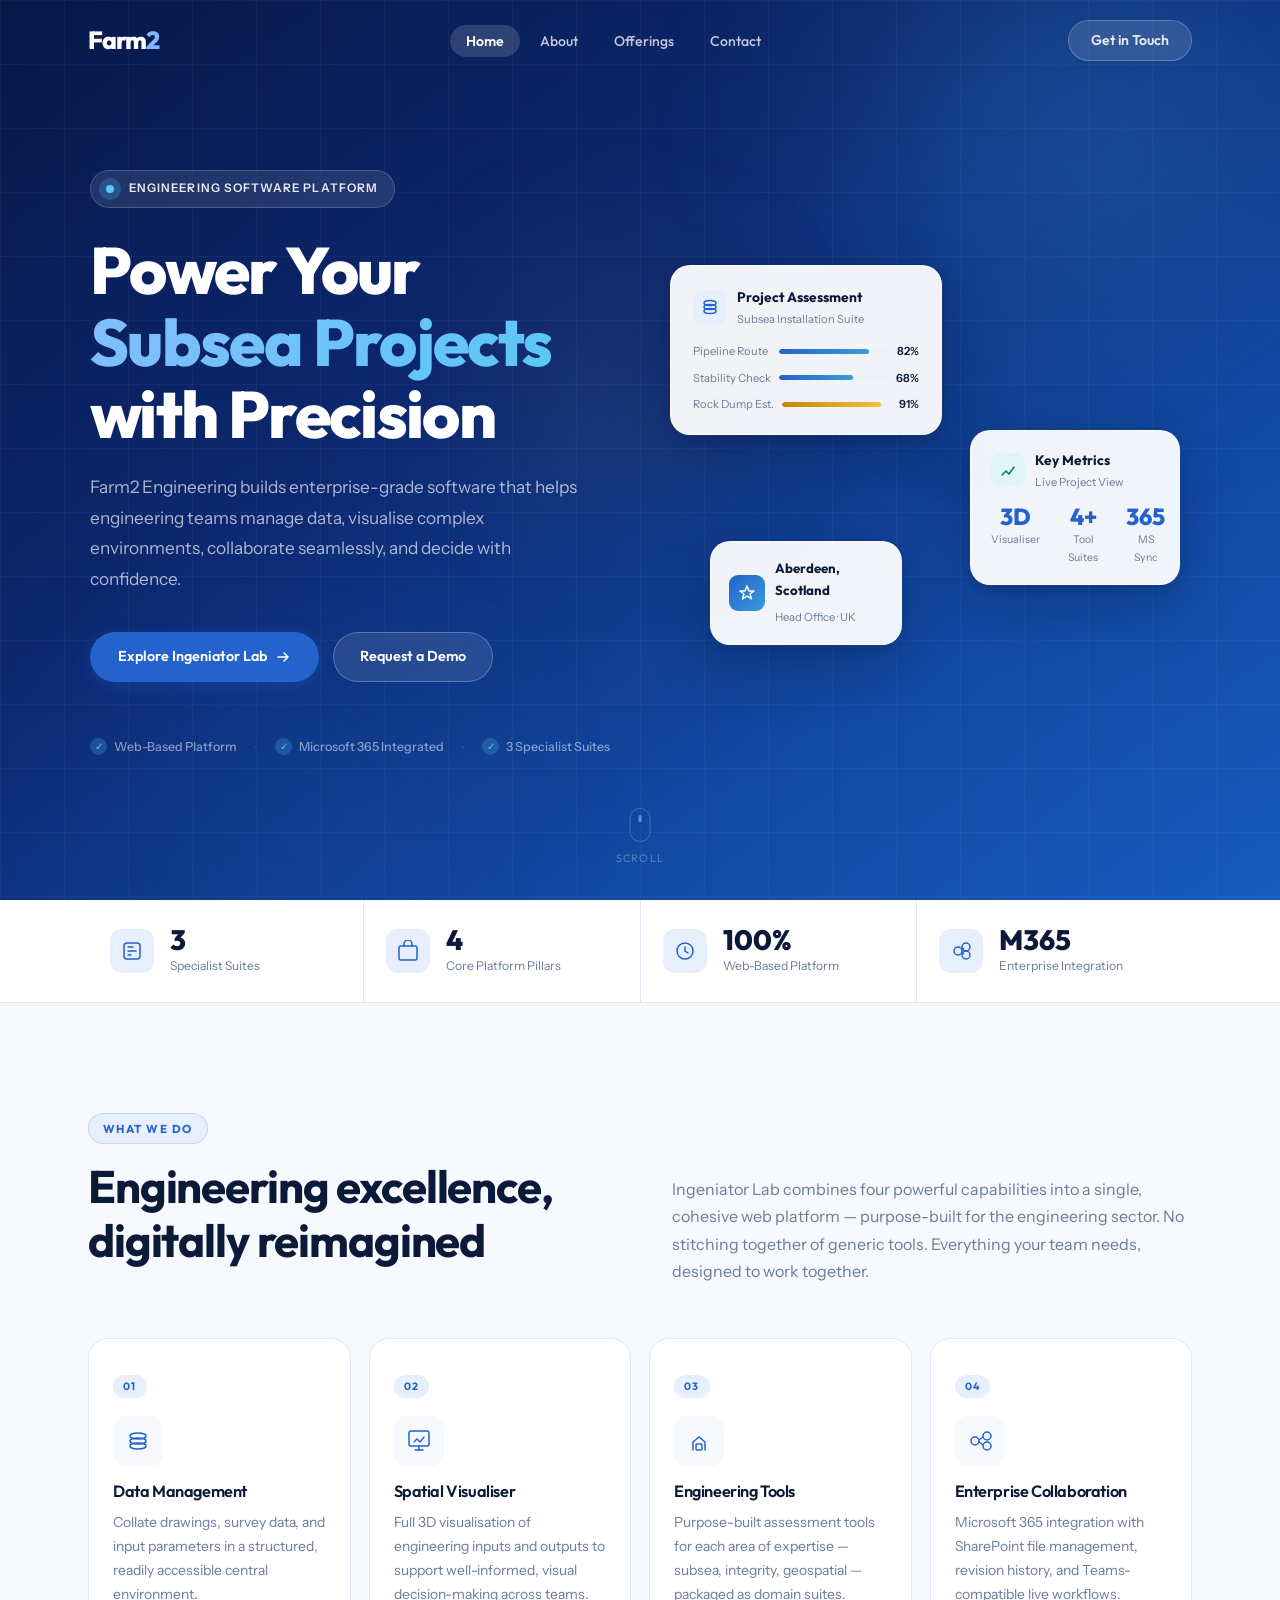
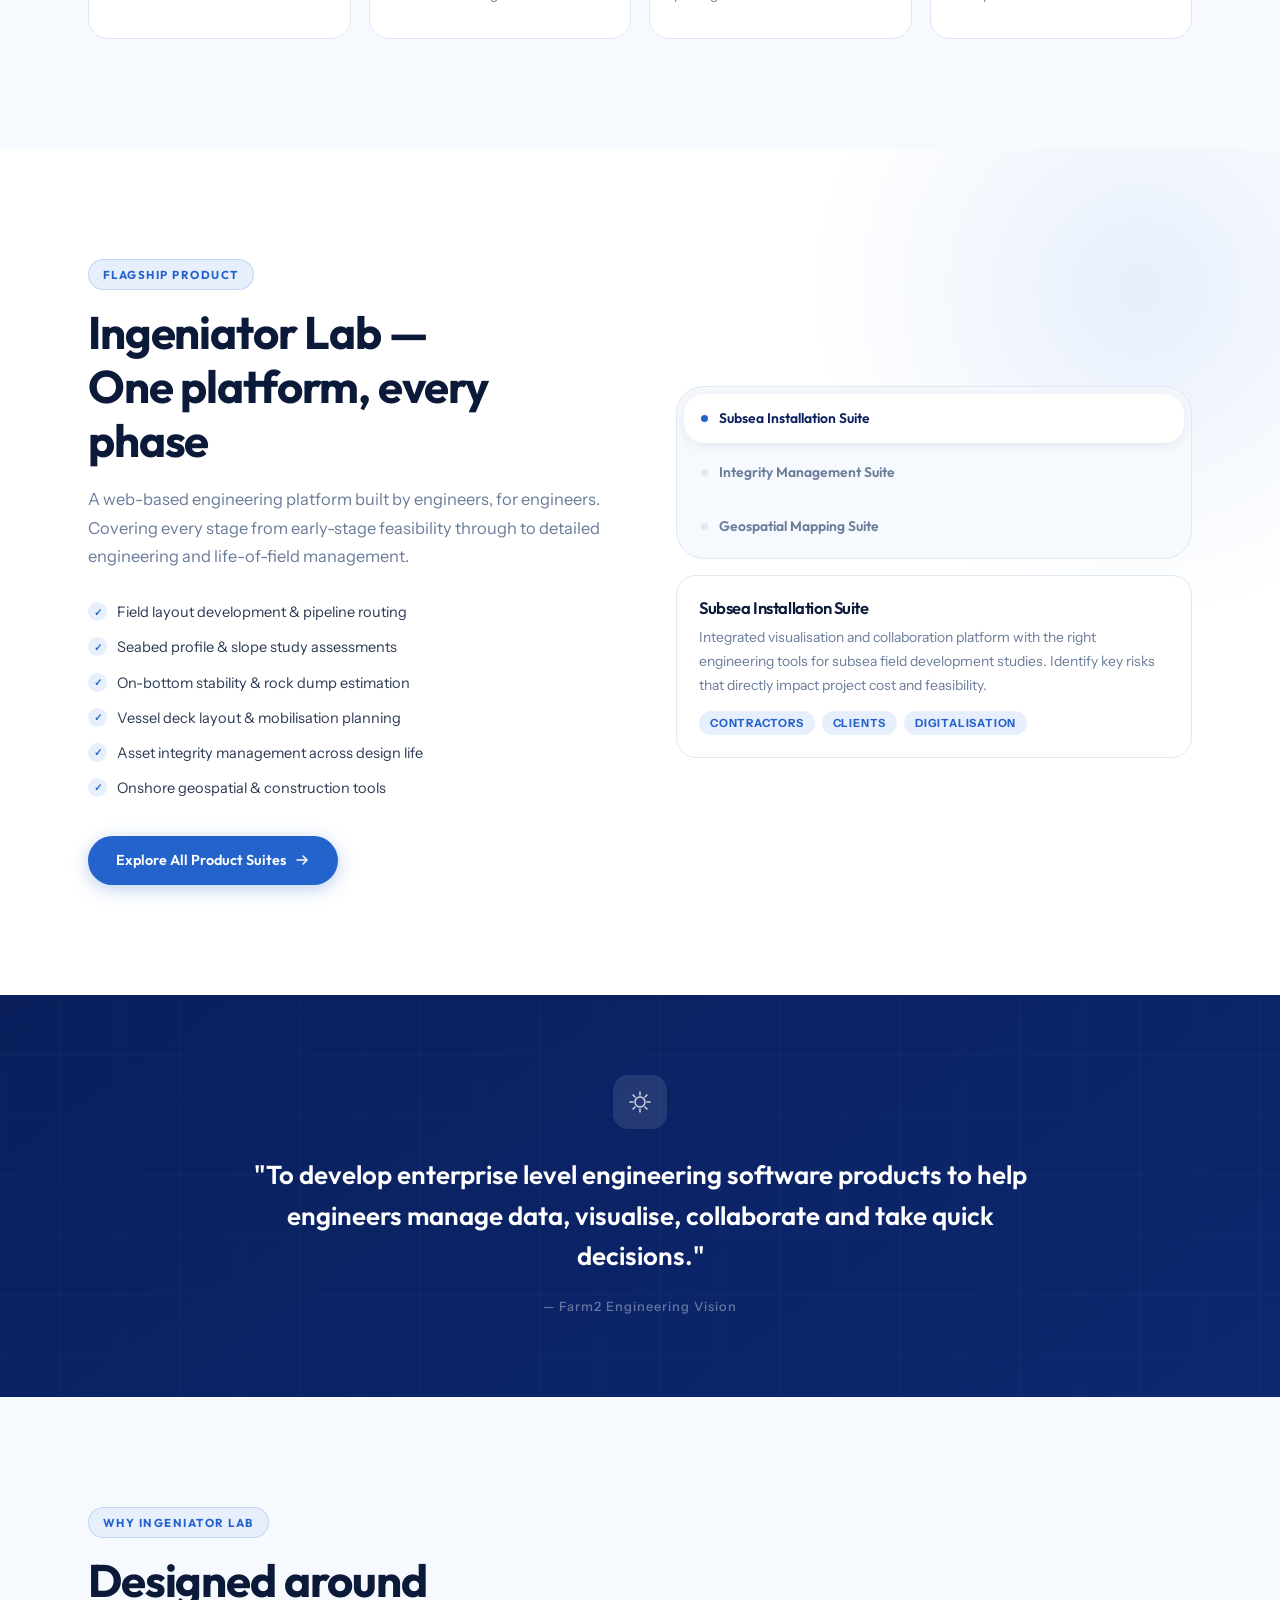
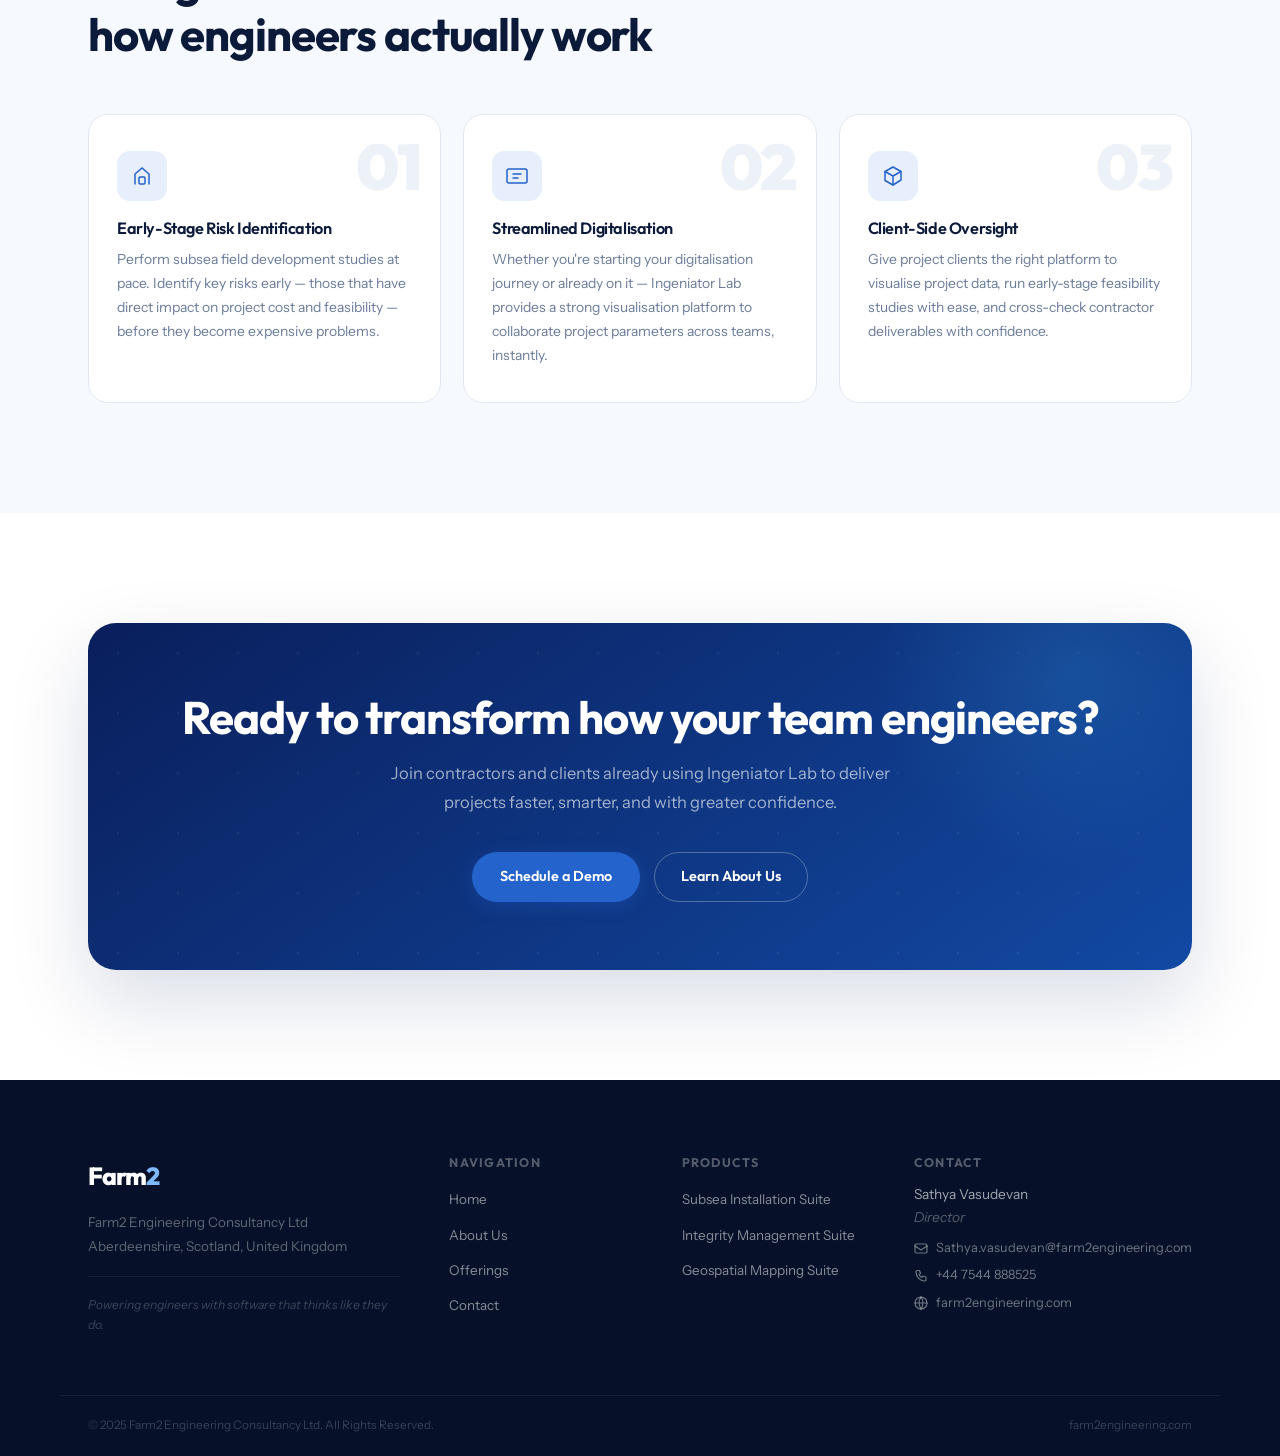
<file: Farm2/index.html>
<!DOCTYPE html>
<html lang="en">
<head>
  <meta charset="UTF-8"/>
  <meta name="viewport" content="width=device-width,initial-scale=1.0"/>
  <title>Farm2 Engineering Consultancy | Ingeniator Lab</title>
  <link rel="stylesheet" href="style.css"/>
  <script src="https://code.jquery.com/jquery-3.7.1.min.js"></script>
</head>
<body>

<!-- NAVBAR -->
<nav class="navbar" id="navbar">
  <div class="nav-inner">
    <a href="index.html" class="logo">Farm<span>2</span></a>
    <ul class="nav-links" id="navLinks">
      <li><a href="index.html" class="active">Home</a></li>
      <li><a href="about.html">About</a></li>
      <li><a href="offerings.html">Offerings</a></li>
      <li><a href="contact.html">Contact</a></li>
    </ul>
    <a href="contact.html" class="btn-nav">Get in Touch</a>
    <button class="hamburger" id="hamburger" aria-label="Menu">
      <span></span><span></span><span></span>
    </button>
  </div>
</nav>

<!-- HERO -->
<section class="hero">
  <div class="hero-bg">
    <div class="hero-grid"></div>
    <div class="hero-orb orb1"></div>
    <div class="hero-orb orb2"></div>
    <div class="hero-orb orb3"></div>
  </div>
  <div class="hero-content">
    <!-- LEFT -->
    <div class="hero-left">
      <div class="hero-badge">
        <div class="badge-dot"></div>
        Engineering Software Platform
      </div>
      <h1 class="hero-title">
        Power Your<br/><span class="hl">Subsea Projects</span><br/>with Precision
      </h1>
      <p class="hero-sub">Farm2 Engineering builds enterprise-grade software that helps engineering teams manage data, visualise complex environments, collaborate seamlessly, and decide with confidence.</p>
      <div class="hero-cta">
        <a href="offerings.html" class="btn-primary">
          Explore Ingeniator Lab
          <svg width="16" height="16" fill="none" viewBox="0 0 16 16"><path d="M3 8h10M9 4l4 4-4 4" stroke="currentColor" stroke-width="1.5" stroke-linecap="round"/></svg>
        </a>
        <a href="contact.html" class="btn-ghost">Request a Demo</a>
      </div>
      <div class="hero-trust">
        <div class="trust-item"><div class="trust-check">✓</div> Web-Based Platform</div>
        <div class="trust-div">·</div>
        <div class="trust-item"><div class="trust-check">✓</div> Microsoft 365 Integrated</div>
        <div class="trust-div">·</div>
        <div class="trust-item"><div class="trust-check">✓</div> 3 Specialist Suites</div>
      </div>
    </div>
    <!-- RIGHT — floating UI cards -->
    <div class="hero-right">
      <!-- Main card: bar chart -->
      <div class="hero-card hc-main">
        <div class="hc-head">
          <div class="hc-ico b">
            <svg width="18" height="18" fill="none" viewBox="0 0 18 18"><ellipse cx="9" cy="13" rx="6" ry="2.5" stroke="#2462cc" stroke-width="1.5"/><ellipse cx="9" cy="9" rx="6" ry="2.5" stroke="#2462cc" stroke-width="1.5"/><ellipse cx="9" cy="5" rx="6" ry="2.5" stroke="#2462cc" stroke-width="1.5"/></svg>
          </div>
          <div>
            <div class="hc-ttl">Project Assessment</div>
            <div class="hc-sb">Subsea Installation Suite</div>
          </div>
        </div>
        <div class="hc-bars">
          <div class="hc-brow">
            <span class="hc-bl">Pipeline Route</span>
            <div class="hc-bt"><div class="hc-bf" style="--w:82%"></div></div>
            <span class="hc-bv">82%</span>
          </div>
          <div class="hc-brow">
            <span class="hc-bl">Stability Check</span>
            <div class="hc-bt"><div class="hc-bf" style="--w:68%"></div></div>
            <span class="hc-bv">68%</span>
          </div>
          <div class="hc-brow">
            <span class="hc-bl">Rock Dump Est.</span>
            <div class="hc-bt"><div class="hc-bf gf" style="--w:91%"></div></div>
            <span class="hc-bv">91%</span>
          </div>
        </div>
      </div>
      <!-- Stats card -->
      <div class="hero-card hc-stat">
        <div class="hc-head">
          <div class="hc-ico t">
            <svg width="18" height="18" fill="none" viewBox="0 0 18 18"><path d="M3 14l4-4 3 3 5-7" stroke="#0d7377" stroke-width="1.5" stroke-linecap="round"/></svg>
          </div>
          <div>
            <div class="hc-ttl">Key Metrics</div>
            <div class="hc-sb">Live Project View</div>
          </div>
        </div>
        <div class="hc-mets">
          <div class="hc-met"><div class="hc-mv">3D</div><div class="hc-ml">Visualiser</div></div>
          <div class="hc-mdiv"></div>
          <div class="hc-met"><div class="hc-mv">4+</div><div class="hc-ml">Tool Suites</div></div>
          <div class="hc-mdiv"></div>
          <div class="hc-met"><div class="hc-mv">365</div><div class="hc-ml">MS Sync</div></div>
        </div>
      </div>
      <!-- Badge card -->
      <div class="hero-card hc-tag">
        <div class="hc-bc">
          <div class="hc-bi">
            <svg width="18" height="18" fill="none" viewBox="0 0 18 18"><path d="M9 2l2 5h5l-4 3 1.5 5L9 12l-4.5 3L6 10 2 7h5z" stroke="#fff" stroke-width="1.5" stroke-linejoin="round"/></svg>
          </div>
          <div class="hc-bt2">
            <strong>Aberdeen, Scotland</strong>
            <span>Head Office · UK</span>
          </div>
        </div>
      </div>
    </div>
  </div>
  <!-- Scroll indicator -->
  <div class="scroll-ind">
    <div class="scroll-mouse"><div class="scroll-wheel"></div></div>
    <span>Scroll</span>
  </div>
</section>

<!-- STATS BAR -->
<div class="stats-bar">
  <div class="stats-bar-inner">
    <div class="stat-item">
      <div class="stat-icon">
        <svg width="22" height="22" fill="none" viewBox="0 0 22 22"><rect x="3" y="3" width="16" height="16" rx="3" stroke="#2462cc" stroke-width="1.5"/><path d="M7 11h8M7 7h5M7 15h3" stroke="#2462cc" stroke-width="1.5" stroke-linecap="round"/></svg>
      </div>
      <div><div class="stat-n">3</div><div class="stat-l">Specialist Suites</div></div>
    </div>
    <div class="stat-item">
      <div class="stat-icon">
        <svg width="22" height="22" fill="none" viewBox="0 0 22 22"><rect x="2" y="6" width="18" height="14" rx="2" stroke="#2462cc" stroke-width="1.5"/><path d="M7 6V4a4 4 0 018 0v2" stroke="#2462cc" stroke-width="1.5" stroke-linecap="round"/></svg>
      </div>
      <div><div class="stat-n">4</div><div class="stat-l">Core Platform Pillars</div></div>
    </div>
    <div class="stat-item">
      <div class="stat-icon">
        <svg width="22" height="22" fill="none" viewBox="0 0 22 22"><circle cx="11" cy="11" r="8" stroke="#2462cc" stroke-width="1.5"/><path d="M11 7v4l3 2" stroke="#2462cc" stroke-width="1.5" stroke-linecap="round"/></svg>
      </div>
      <div><div class="stat-n">100%</div><div class="stat-l">Web-Based Platform</div></div>
    </div>
    <div class="stat-item">
      <div class="stat-icon">
        <svg width="22" height="22" fill="none" viewBox="0 0 22 22"><circle cx="8" cy="11" r="4" stroke="#2462cc" stroke-width="1.5"/><circle cx="16" cy="7" r="4" stroke="#2462cc" stroke-width="1.5"/><circle cx="16" cy="15" r="4" stroke="#2462cc" stroke-width="1.5"/><path d="M12 10l2-2M12 12l2 2" stroke="#2462cc" stroke-width="1.3"/></svg>
      </div>
      <div><div class="stat-n">M365</div><div class="stat-l">Enterprise Integration</div></div>
    </div>
  </div>
</div>

<!-- WHAT WE DO -->
<section class="section-what">
  <div class="container">
    <div class="what-intro">
      <div class="what-left">
        <div class="section-label reveal">What We Do</div>
        <h2 class="section-title reveal">Engineering excellence,<br/>digitally reimagined</h2>
      </div>
      <div class="what-right-text reveal">
        <p>Ingeniator Lab combines four powerful capabilities into a single, cohesive web platform — purpose-built for the engineering sector. No stitching together of generic tools. Everything your team needs, designed to work together.</p>
      </div>
    </div>
    <div class="what-grid">
      <div class="what-card reveal" data-delay="0">
        <div class="what-num">01</div>
        <div class="what-icon">
          <svg width="26" height="26" fill="none" viewBox="0 0 26 26"><ellipse cx="13" cy="18" rx="8" ry="3" stroke="#2462cc" stroke-width="1.5"/><ellipse cx="13" cy="13" rx="8" ry="3" stroke="#2462cc" stroke-width="1.5"/><ellipse cx="13" cy="8" rx="8" ry="3" stroke="#2462cc" stroke-width="1.5"/></svg>
        </div>
        <h3>Data Management</h3>
        <p>Collate drawings, survey data, and input parameters in a structured, readily accessible central environment.</p>
      </div>
      <div class="what-card reveal" data-delay="80">
        <div class="what-num">02</div>
        <div class="what-icon">
          <svg width="26" height="26" fill="none" viewBox="0 0 26 26"><rect x="3" y="3" width="20" height="15" rx="2" stroke="#2462cc" stroke-width="1.5"/><path d="M9 22h8M13 18v4" stroke="#2462cc" stroke-width="1.5" stroke-linecap="round"/><path d="M8 14l3-3 3 3 4-5" stroke="#2462cc" stroke-width="1.3" stroke-linecap="round"/></svg>
        </div>
        <h3>Spatial Visualiser</h3>
        <p>Full 3D visualisation of engineering inputs and outputs to support well-informed, visual decision-making across teams.</p>
      </div>
      <div class="what-card reveal" data-delay="160">
        <div class="what-num">03</div>
        <div class="what-icon">
          <svg width="26" height="26" fill="none" viewBox="0 0 26 26"><path d="M7 22V14l6-5 6 5v8" stroke="#2462cc" stroke-width="1.5" stroke-linecap="round"/><rect x="10" y="16" width="6" height="6" rx="1" stroke="#2462cc" stroke-width="1.5"/></svg>
        </div>
        <h3>Engineering Tools</h3>
        <p>Purpose-built assessment tools for each area of expertise — subsea, integrity, geospatial — packaged as domain suites.</p>
      </div>
      <div class="what-card reveal" data-delay="240">
        <div class="what-num">04</div>
        <div class="what-icon">
          <svg width="26" height="26" fill="none" viewBox="0 0 26 26"><circle cx="8" cy="13" r="4" stroke="#2462cc" stroke-width="1.5"/><circle cx="20" cy="8" r="4" stroke="#2462cc" stroke-width="1.5"/><circle cx="20" cy="18" r="4" stroke="#2462cc" stroke-width="1.5"/><path d="M12 12l4-3M12 14l4 3" stroke="#2462cc" stroke-width="1.3"/></svg>
        </div>
        <h3>Enterprise Collaboration</h3>
        <p>Microsoft 365 integration with SharePoint file management, revision history, and Teams-compatible live workflows.</p>
      </div>
    </div>
  </div>
</section>

<!-- INGENIATOR LAB PROMO -->
<section class="section-promo">
  <div class="promo-blob"></div>
  <div class="container promo-inner">
    <div class="promo-text">
      <div class="section-label reveal">Flagship Product</div>
      <h2 class="section-title reveal">Ingeniator Lab —<br/>One platform, every phase</h2>
      <p class="reveal">A web-based engineering platform built by engineers, for engineers. Covering every stage from early-stage feasibility through to detailed engineering and life-of-field management.</p>
      <ul class="promo-list reveal">
        <li><span class="chk">✓</span> Field layout development &amp; pipeline routing</li>
        <li><span class="chk">✓</span> Seabed profile &amp; slope study assessments</li>
        <li><span class="chk">✓</span> On-bottom stability &amp; rock dump estimation</li>
        <li><span class="chk">✓</span> Vessel deck layout &amp; mobilisation planning</li>
        <li><span class="chk">✓</span> Asset integrity management across design life</li>
        <li><span class="chk">✓</span> Onshore geospatial &amp; construction tools</li>
      </ul>
      <a href="offerings.html" class="btn-primary reveal">
        Explore All Product Suites
        <svg width="16" height="16" fill="none" viewBox="0 0 16 16"><path d="M3 8h10M9 4l4 4-4 4" stroke="currentColor" stroke-width="1.5" stroke-linecap="round"/></svg>
      </a>
    </div>
    <div class="reveal">
      <div class="suite-selector">
        <div class="suite-pill active"><span class="sp-dot"></span>Subsea Installation Suite</div>
        <div class="suite-pill"><span class="sp-dot"></span>Integrity Management Suite</div>
        <div class="suite-pill"><span class="sp-dot"></span>Geospatial Mapping Suite</div>
      </div>
      <div class="suite-desc">
        <h4>Subsea Installation Suite</h4>
        <p>Integrated visualisation and collaboration platform with the right engineering tools for subsea field development studies. Identify key risks that directly impact project cost and feasibility.</p>
        <div class="suite-tag-row">
          <span class="suite-tag">Contractors</span>
          <span class="suite-tag">Clients</span>
          <span class="suite-tag">Digitalisation</span>
        </div>
      </div>
    </div>
  </div>
</section>

<!-- VISION STRIP -->
<section class="vision-strip">
  <div class="container">
    <div class="vision-inner reveal">
      <div class="vision-icon">
        <svg width="26" height="26" fill="none" viewBox="0 0 26 26"><circle cx="13" cy="13" r="5" stroke="rgba(255,255,255,0.8)" stroke-width="1.5"/><path d="M13 3v3M13 20v3M3 13h3M20 13h3M6 6l2 2M18 18l2 2M6 20l2-2M18 8l2-2" stroke="rgba(255,255,255,0.8)" stroke-width="1.5" stroke-linecap="round"/></svg>
      </div>
      <p>"To develop enterprise level engineering software products to help engineers manage data, visualise, collaborate and take quick decisions."</p>
      <div class="vision-attr">— Farm2 Engineering Vision</div>
    </div>
  </div>
</section>

<!-- FEATURES -->
<section class="section-features">
  <div class="container">
    <div class="section-label reveal">Why Ingeniator Lab</div>
    <h2 class="section-title reveal">Designed around<br/>how engineers actually work</h2>
    <div class="features-grid">
      <div class="feat-card reveal" data-delay="0">
        <div class="feat-bg-num">01</div>
        <div class="feat-icon">
          <svg width="24" height="24" fill="none" viewBox="0 0 24 24"><path d="M5 20V10l7-6 7 6v10" stroke="#2462cc" stroke-width="1.5" stroke-linecap="round"/><rect x="9" y="13" width="6" height="7" rx="1" stroke="#2462cc" stroke-width="1.5"/></svg>
        </div>
        <h3>Early-Stage Risk Identification</h3>
        <p>Perform subsea field development studies at pace. Identify key risks early — those that have direct impact on project cost and feasibility — before they become expensive problems.</p>
      </div>
      <div class="feat-card reveal" data-delay="100">
        <div class="feat-bg-num">02</div>
        <div class="feat-icon">
          <svg width="24" height="24" fill="none" viewBox="0 0 24 24"><rect x="2" y="5" width="20" height="14" rx="2" stroke="#2462cc" stroke-width="1.5"/><path d="M8 10h8M8 14h5" stroke="#2462cc" stroke-width="1.5" stroke-linecap="round"/></svg>
        </div>
        <h3>Streamlined Digitalisation</h3>
        <p>Whether you're starting your digitalisation journey or already on it — Ingeniator Lab provides a strong visualisation platform to collaborate project parameters across teams, instantly.</p>
      </div>
      <div class="feat-card reveal" data-delay="200">
        <div class="feat-bg-num">03</div>
        <div class="feat-icon">
          <svg width="24" height="24" fill="none" viewBox="0 0 24 24"><path d="M12 3l8 4.5V16L12 21l-8-4.5V7.5z" stroke="#2462cc" stroke-width="1.5" stroke-linejoin="round"/><path d="M12 12l8-4.5M12 12v9M12 12L4 7.5" stroke="#2462cc" stroke-width="1.5" stroke-linecap="round"/></svg>
        </div>
        <h3>Client-Side Oversight</h3>
        <p>Give project clients the right platform to visualise project data, run early-stage feasibility studies with ease, and cross-check contractor deliverables with confidence.</p>
      </div>
    </div>
  </div>
</section>

<!-- CTA -->
<section class="section-cta">
  <div class="container">
    <div class="cta-box reveal">
      <div class="cta-blob"></div>
      <h2>Ready to transform how your team engineers?</h2>
      <p>Join contractors and clients already using Ingeniator Lab to deliver projects faster, smarter, and with greater confidence.</p>
      <div class="cta-actions">
        <a href="contact.html" class="btn-primary">Schedule a Demo</a>
        <a href="about.html" class="btn-outline">Learn About Us</a>
      </div>
    </div>
  </div>
</section>

<!-- FOOTER -->
<footer class="footer">
  <div class="container footer-inner">
    <div class="footer-brand">
      <div class="logo">Farm<span>2</span></div>
      <p>Farm2 Engineering Consultancy Ltd<br/>Aberdeenshire, Scotland, United Kingdom</p>
      <div class="footer-tagline">Powering engineers with software that thinks like they do.</div>
    </div>
    <div class="footer-links">
      <h5>Navigation</h5>
      <a href="index.html">Home</a>
      <a href="about.html">About Us</a>
      <a href="offerings.html">Offerings</a>
      <a href="contact.html">Contact</a>
    </div>
    <div class="footer-links">
      <h5>Products</h5>
      <a href="offerings.html#subsea">Subsea Installation Suite</a>
      <a href="offerings.html#integrity">Integrity Management Suite</a>
      <a href="offerings.html#geospatial">Geospatial Mapping Suite</a>
    </div>
    <div class="footer-contact">
      <h5>Contact</h5>
      <p>Sathya Vasudevan<br/><em>Director</em></p>
      <a href="mailto:Sathya.vasudevan@farm2engineering.com">
        <svg width="14" height="14" fill="none" viewBox="0 0 14 14"><rect x="1" y="3" width="12" height="9" rx="1.5" stroke="currentColor" stroke-width="1.2"/><path d="M1 5l6 4 6-4" stroke="currentColor" stroke-width="1.2" stroke-linecap="round"/></svg>
        Sathya.vasudevan@farm2engineering.com
      </a>
      <a href="tel:+447544888525">
        <svg width="14" height="14" fill="none" viewBox="0 0 14 14"><path d="M3 1.5h2.5l1 3L5 5.5a7 7 0 003 3l1-1.5 3 1V11A1.5 1.5 0 0110.5 12 9 9 0 012 3.5 1.5 1.5 0 013 1.5z" stroke="currentColor" stroke-width="1.2" stroke-linejoin="round"/></svg>
        +44 7544 888525
      </a>
      <a href="https://farm2engineering.com" target="_blank">
        <svg width="14" height="14" fill="none" viewBox="0 0 14 14"><circle cx="7" cy="7" r="6" stroke="currentColor" stroke-width="1.2"/><path d="M7 1c-2.5 2.5-2.5 9 0 12M7 1c2.5 2.5 2.5 9 0 12M1 7h12" stroke="currentColor" stroke-width="1.2" stroke-linecap="round"/></svg>
        farm2engineering.com
      </a>
    </div>
  </div>
  <div class="footer-bottom">
    <span>© 2025 Farm2 Engineering Consultancy Ltd. All Rights Reserved.</span>
    <span>farm2engineering.com</span>
  </div>
</footer>

<script src="main.js"></script>
</body>
</html>
</file>
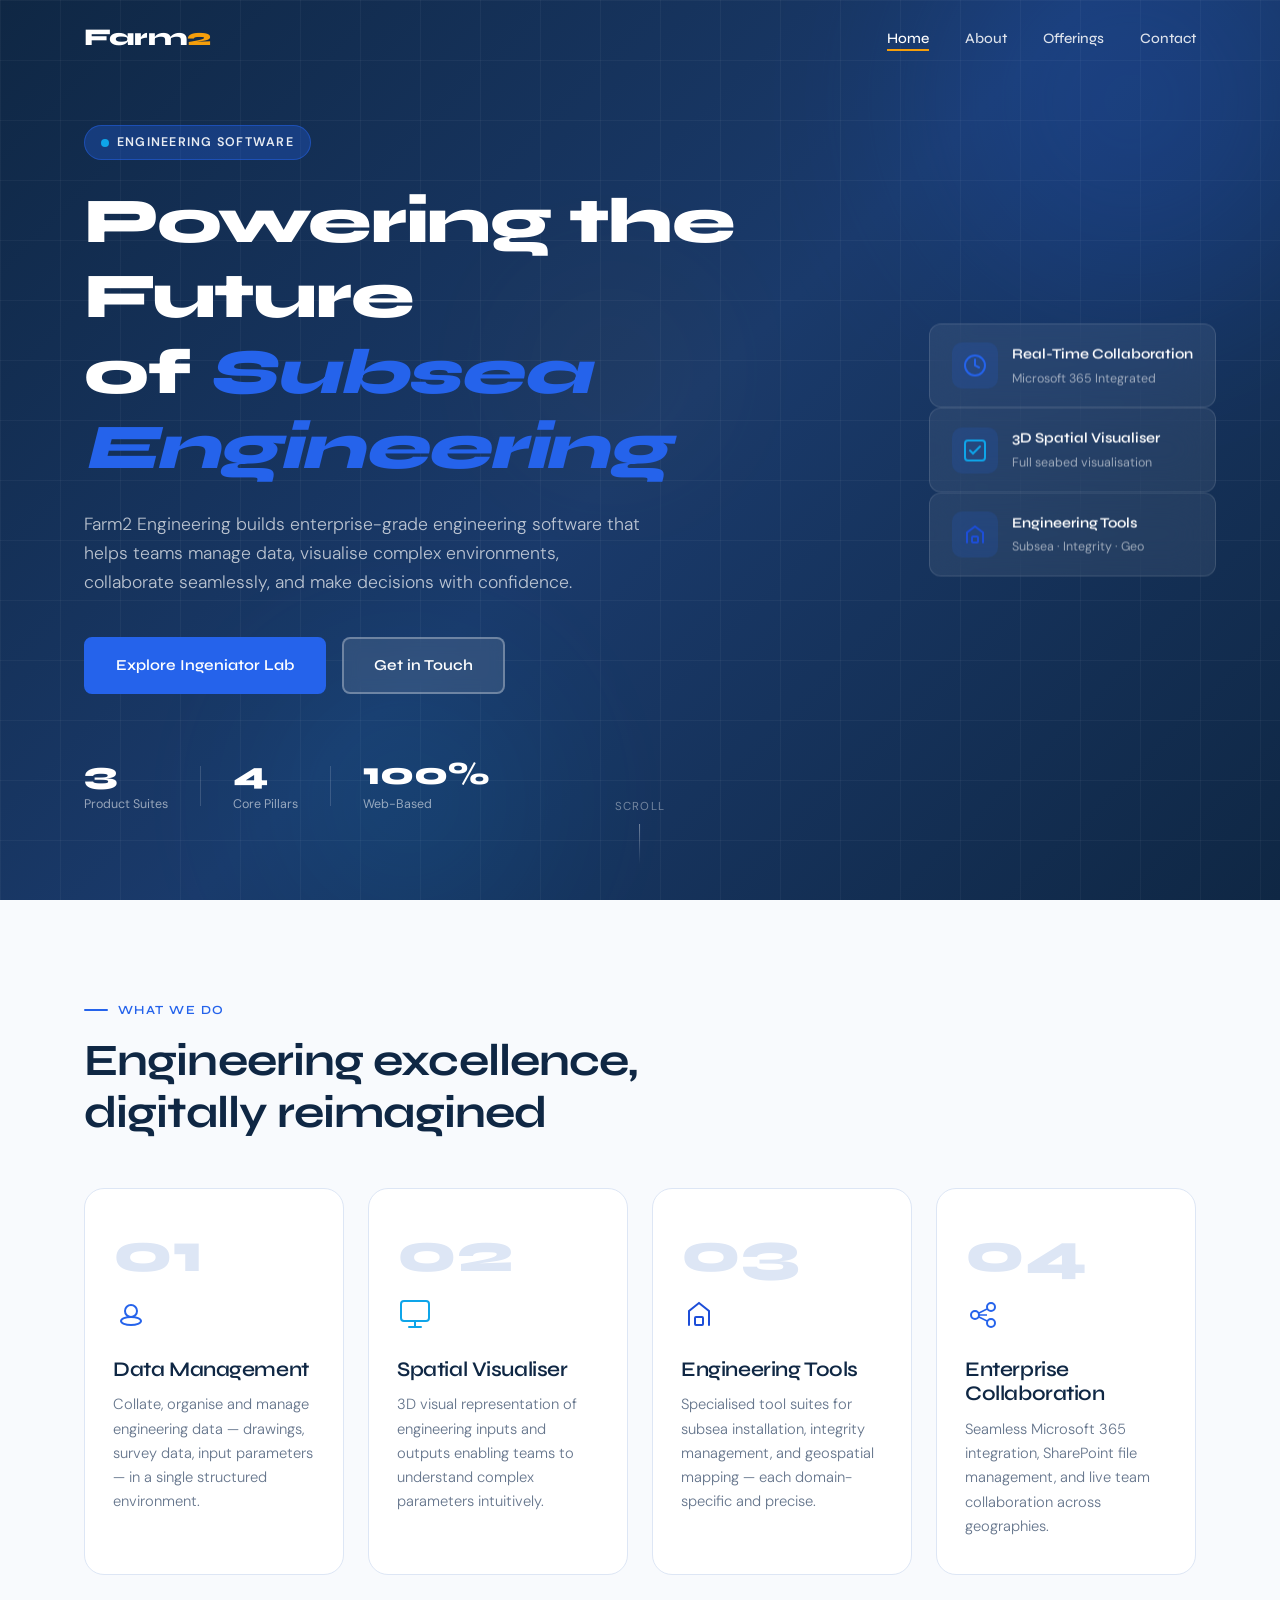
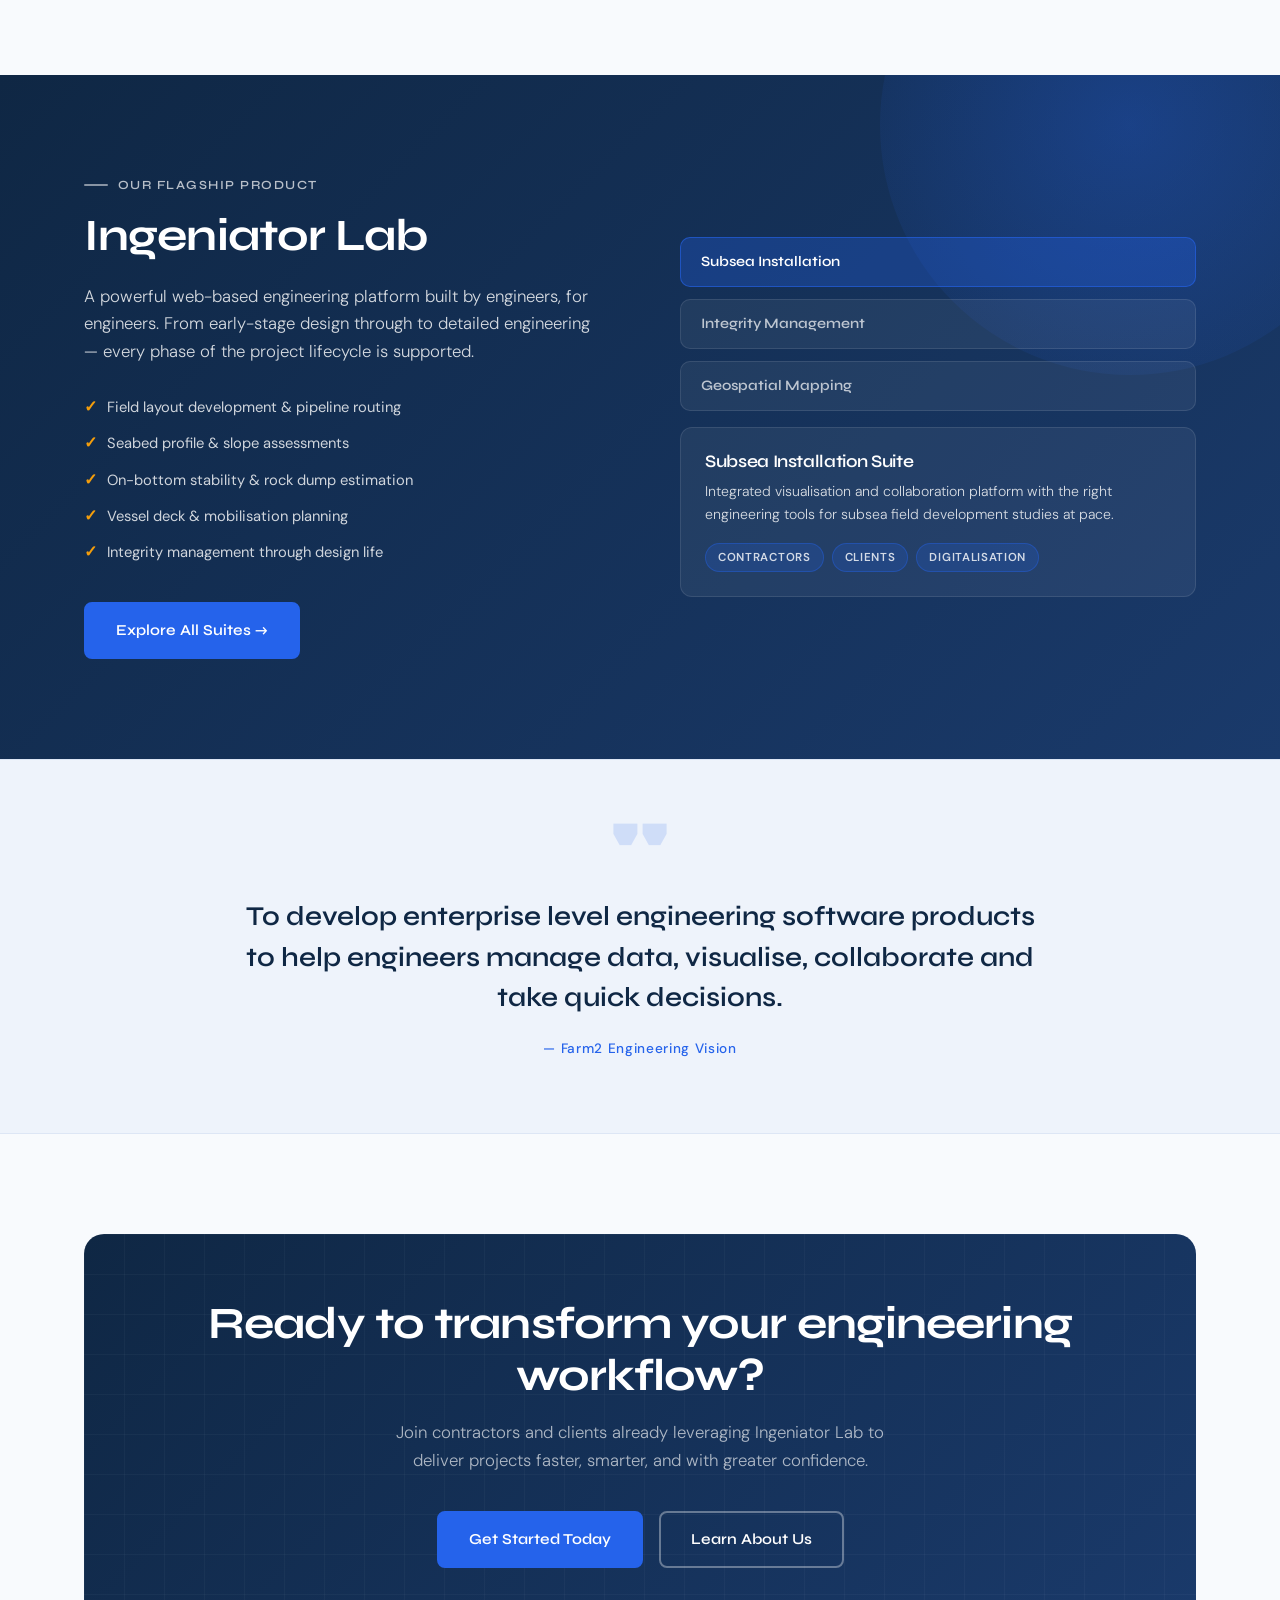
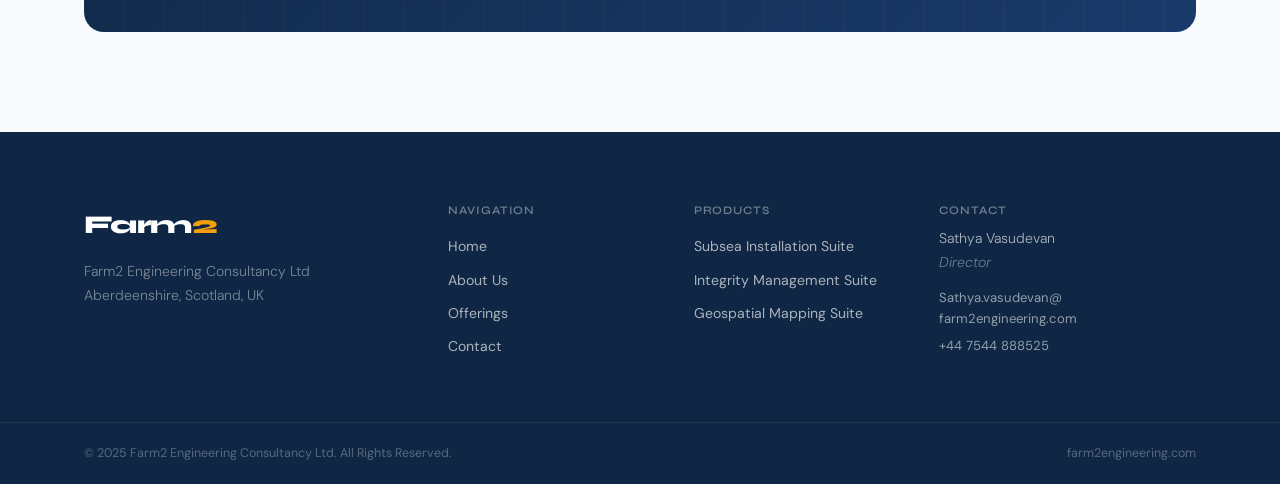
<file: files/index.html>
<!DOCTYPE html>
<html lang="en">

<head>
  <meta charset="UTF-8" />
  <meta name="viewport" content="width=device-width, initial-scale=1.0" />
  <title>Farm2 Engineering Consultancy | Ingeniator Lab</title>
  <link rel="stylesheet" href="style.css" />
  <link
    href="https://fonts.googleapis.com/css2?family=Syne:wght@400;500;600;700;800&family=DM+Sans:ital,opsz,wght@0,9..40,300;0,9..40,400;0,9..40,500;1,9..40,300&display=swap"
    rel="stylesheet" />
  <script src="https://code.jquery.com/jquery-3.7.1.min.js"></script>
</head>

<body>

  <!-- NAV -->
  <nav class="navbar" id="navbar">
    <div class="nav-inner">
      <a href="index.html" class="logo">Farm<span>2</span></a>
      <button class="hamburger" id="hamburger" aria-label="Menu">
        <span></span><span></span><span></span>
      </button>
      <ul class="nav-links" id="navLinks">
        <li><a href="index.html" class="active">Home</a></li>
        <li><a href="about.html">About</a></li>
        <li><a href="offerings.html">Offerings</a></li>
        <li><a href="contact.html">Contact</a></li>
      </ul>
    </div>
  </nav>

  <!-- HERO -->
  <section class="hero">
    <div class="hero-bg">
      <div class="hero-grid"></div>
      <div class="hero-orb orb1"></div>
      <div class="hero-orb orb2"></div>
      <div class="hero-orb orb3"></div>
    </div>
    <div class="hero-content">
      <div class="hero-badge reveal">Engineering Software</div>
      <h1 class="hero-title reveal">
        Powering the Future<br />of <em>Subsea Engineering</em>
      </h1>
      <p class="hero-sub reveal">Farm2 Engineering builds enterprise-grade engineering software that helps teams manage
        data, visualise complex environments, collaborate seamlessly, and make decisions with confidence.</p>
      <div class="hero-cta reveal">
        <a href="offerings.html" class="btn-primary">Explore Ingeniator Lab</a>
        <a href="contact.html" class="btn-ghost">Get in Touch</a>
      </div>
      <div class="hero-stats reveal">
        <div class="stat"><span class="stat-n">3</span><span class="stat-l">Product Suites</span></div>
        <div class="stat-div"></div>
        <div class="stat"><span class="stat-n">4</span><span class="stat-l">Core Pillars</span></div>
        <div class="stat-div"></div>
        <div class="stat"><span class="stat-n">100%</span><span class="stat-l">Web-Based</span></div>
      </div>
    </div>
    <div class="hero-visual">
      <div class="hero-card-stack">
        <div class="hcard hcard1 reveal">
          <div class="hcard-icon">
            <svg width="28" height="28" fill="none" viewBox="0 0 28 28">
              <circle cx="14" cy="14" r="10" stroke="#2563eb" stroke-width="2" />
              <path d="M14 8v6l4 2" stroke="#2563eb" stroke-width="2" stroke-linecap="round" />
            </svg>
          </div>
          <div>
            <div class="hcard-title">Real-Time Collaboration</div>
            <div class="hcard-sub">Microsoft 365 Integrated</div>
          </div>
        </div>
        <div class="hcard hcard2 reveal">
          <div class="hcard-icon">
            <svg width="28" height="28" fill="none" viewBox="0 0 28 28">
              <rect x="4" y="4" width="20" height="20" rx="3" stroke="#0ea5e9" stroke-width="2" />
              <path d="M9 14l3 3 7-7" stroke="#0ea5e9" stroke-width="2" stroke-linecap="round" />
            </svg>
          </div>
          <div>
            <div class="hcard-title">3D Spatial Visualiser</div>
            <div class="hcard-sub">Full seabed visualisation</div>
          </div>
        </div>
        <div class="hcard hcard3 reveal">
          <div class="hcard-icon">
            <svg width="28" height="28" fill="none" viewBox="0 0 28 28">
              <path d="M6 22V12l8-6 8 6v10" stroke="#1d4ed8" stroke-width="2" stroke-linecap="round" />
              <rect x="11" y="16" width="6" height="6" rx="1" stroke="#1d4ed8" stroke-width="2" />
            </svg>
          </div>
          <div>
            <div class="hcard-title">Engineering Tools</div>
            <div class="hcard-sub">Subsea · Integrity · Geo</div>
          </div>
        </div>
      </div>
    </div>
    <div class="scroll-indicator">
      <span>Scroll</span>
      <div class="scroll-line"></div>
    </div>
  </section>

  <!-- WHAT WE DO -->
  <section class="section-what">
    <div class="container">
      <div class="section-label reveal">What We Do</div>
      <h2 class="section-title reveal">Engineering excellence,<br />digitally reimagined</h2>
      <div class="what-grid">
        <div class="what-card reveal" data-delay="0">
          <div class="what-num">01</div>
          <div class="what-icon">
            <svg width="36" height="36" fill="none" viewBox="0 0 36 36">
              <ellipse cx="18" cy="24" rx="10" ry="4" stroke="#2563eb" stroke-width="2" />
              <circle cx="18" cy="14" r="6" stroke="#2563eb" stroke-width="2" />
            </svg>
          </div>
          <h3>Data Management</h3>
          <p>Collate, organise and manage engineering data — drawings, survey data, input parameters — in a single
            structured environment.</p>
        </div>
        <div class="what-card reveal" data-delay="100">
          <div class="what-num">02</div>
          <div class="what-icon">
            <svg width="36" height="36" fill="none" viewBox="0 0 36 36">
              <rect x="4" y="4" width="28" height="20" rx="3" stroke="#0ea5e9" stroke-width="2" />
              <path d="M12 30h12M18 24v6" stroke="#0ea5e9" stroke-width="2" stroke-linecap="round" />
            </svg>
          </div>
          <h3>Spatial Visualiser</h3>
          <p>3D visual representation of engineering inputs and outputs enabling teams to understand complex parameters
            intuitively.</p>
        </div>
        <div class="what-card reveal" data-delay="200">
          <div class="what-num">03</div>
          <div class="what-icon">
            <svg width="36" height="36" fill="none" viewBox="0 0 36 36">
              <path d="M8 28V14l10-8 10 8v14" stroke="#1d4ed8" stroke-width="2" stroke-linecap="round" />
              <rect x="14" y="20" width="8" height="8" rx="1" stroke="#1d4ed8" stroke-width="2" />
            </svg>
          </div>
          <h3>Engineering Tools</h3>
          <p>Specialised tool suites for subsea installation, integrity management, and geospatial mapping — each
            domain-specific and precise.</p>
        </div>
        <div class="what-card reveal" data-delay="300">
          <div class="what-num">04</div>
          <div class="what-icon">
            <svg width="36" height="36" fill="none" viewBox="0 0 36 36">
              <circle cx="10" cy="18" r="4" stroke="#2563eb" stroke-width="2" />
              <circle cx="26" cy="10" r="4" stroke="#2563eb" stroke-width="2" />
              <circle cx="26" cy="26" r="4" stroke="#2563eb" stroke-width="2" />
              <path d="M14 18h8M14 16l8-4M14 20l8 4" stroke="#2563eb" stroke-width="1.5" />
            </svg>
          </div>
          <h3>Enterprise Collaboration</h3>
          <p>Seamless Microsoft 365 integration, SharePoint file management, and live team collaboration across
            geographies.</p>
        </div>
      </div>
    </div>
  </section>

  <!-- INGENIATOR LAB PROMO -->
  <section class="section-promo">
    <div class="promo-bg">
      <div class="promo-orb"></div>
    </div>
    <div class="container promo-inner">
      <div class="promo-text">
        <div class="section-label light reveal">Our Flagship Product</div>
        <h2 class="section-title light reveal">Ingeniator Lab</h2>
        <p class="reveal">A powerful web-based engineering platform built by engineers, for engineers. From early-stage
          design through to detailed engineering — every phase of the project lifecycle is supported.</p>
        <ul class="promo-list reveal">
          <li><span class="check">✓</span> Field layout development & pipeline routing</li>
          <li><span class="check">✓</span> Seabed profile & slope assessments</li>
          <li><span class="check">✓</span> On-bottom stability & rock dump estimation</li>
          <li><span class="check">✓</span> Vessel deck & mobilisation planning</li>
          <li><span class="check">✓</span> Integrity management through design life</li>
        </ul>
        <a href="offerings.html" class="btn-primary reveal">Explore All Suites →</a>
      </div>
      <div class="promo-cards reveal">
        <div class="suite-pill active">Subsea Installation</div>
        <div class="suite-pill">Integrity Management</div>
        <div class="suite-pill">Geospatial Mapping</div>
        <div class="suite-desc">
          <h4>Subsea Installation Suite</h4>
          <p>Integrated visualisation and collaboration platform with the right engineering tools for subsea field
            development studies at pace.</p>
          <div class="suite-tag-row">
            <span class="suite-tag">Contractors</span>
            <span class="suite-tag">Clients</span>
            <span class="suite-tag">Digitalisation</span>
          </div>
        </div>
      </div>
    </div>
  </section>

  <!-- VISION STRIP -->
  <section class="vision-strip">
    <div class="container">
      <div class="vision-inner reveal">
        <div class="vision-quote">"</div>
        <p>To develop enterprise level engineering software products to help engineers manage data, visualise,
          collaborate and take quick decisions.</p>
        <div class="vision-attr">— Farm2 Engineering Vision</div>
      </div>
    </div>
  </section>

  <!-- CTA SECTION -->
  <section class="section-cta">
    <div class="container">
      <div class="cta-box reveal">
        <h2>Ready to transform your engineering workflow?</h2>
        <p>Join contractors and clients already leveraging Ingeniator Lab to deliver projects faster, smarter, and with
          greater confidence.</p>
        <div class="cta-actions">
          <a href="contact.html" class="btn-primary">Get Started Today</a>
          <a href="about.html" class="btn-outline">Learn About Us</a>
        </div>
      </div>
    </div>
  </section>

  <!-- FOOTER -->
  <footer class="footer">
    <div class="container footer-inner">
      <div class="footer-brand">
        <div class="logo">Farm<span>2</span></div>
        <p>Farm2 Engineering Consultancy Ltd<br />Aberdeenshire, Scotland, UK</p>
      </div>
      <div class="footer-links">
        <h5>Navigation</h5>
        <a href="index.html">Home</a>
        <a href="about.html">About Us</a>
        <a href="offerings.html">Offerings</a>
        <a href="contact.html">Contact</a>
      </div>
      <div class="footer-links">
        <h5>Products</h5>
        <a href="offerings.html">Subsea Installation Suite</a>
        <a href="offerings.html">Integrity Management Suite</a>
        <a href="offerings.html">Geospatial Mapping Suite</a>
      </div>
      <div class="footer-contact">
        <h5>Contact</h5>
        <p>Sathya Vasudevan<br /><em>Director</em></p>
        <a href="mailto:Sathya.vasudevan@farm2engineering.com">Sathya.vasudevan@<br />farm2engineering.com</a>
        <a href="tel:+447544888525">+44 7544 888525</a>
      </div>
    </div>
    <div class="footer-bottom">
      <div class="container">
        <span>© 2025 Farm2 Engineering Consultancy Ltd. All Rights Reserved.</span>
        <span>farm2engineering.com</span>
      </div>
    </div>
  </footer>

  <script src="main.js"></script>
</body>

</html>
</file>
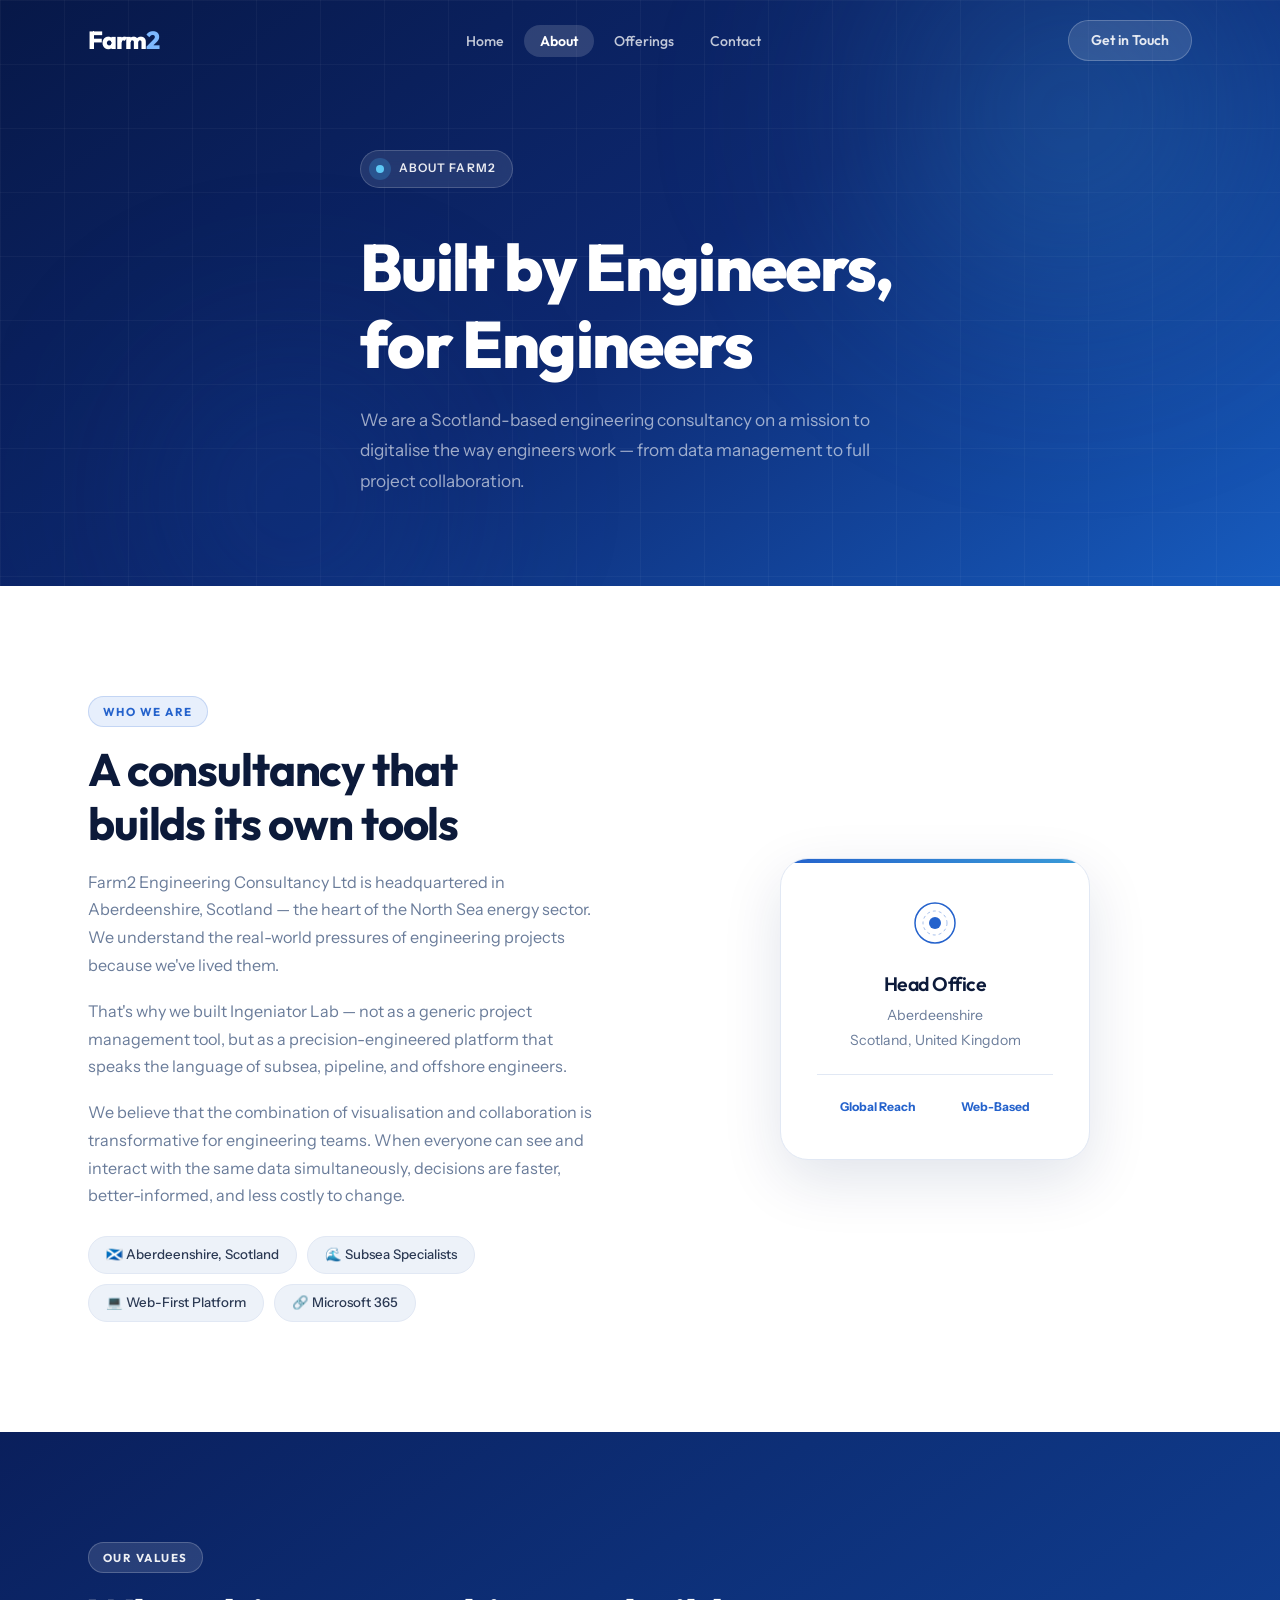
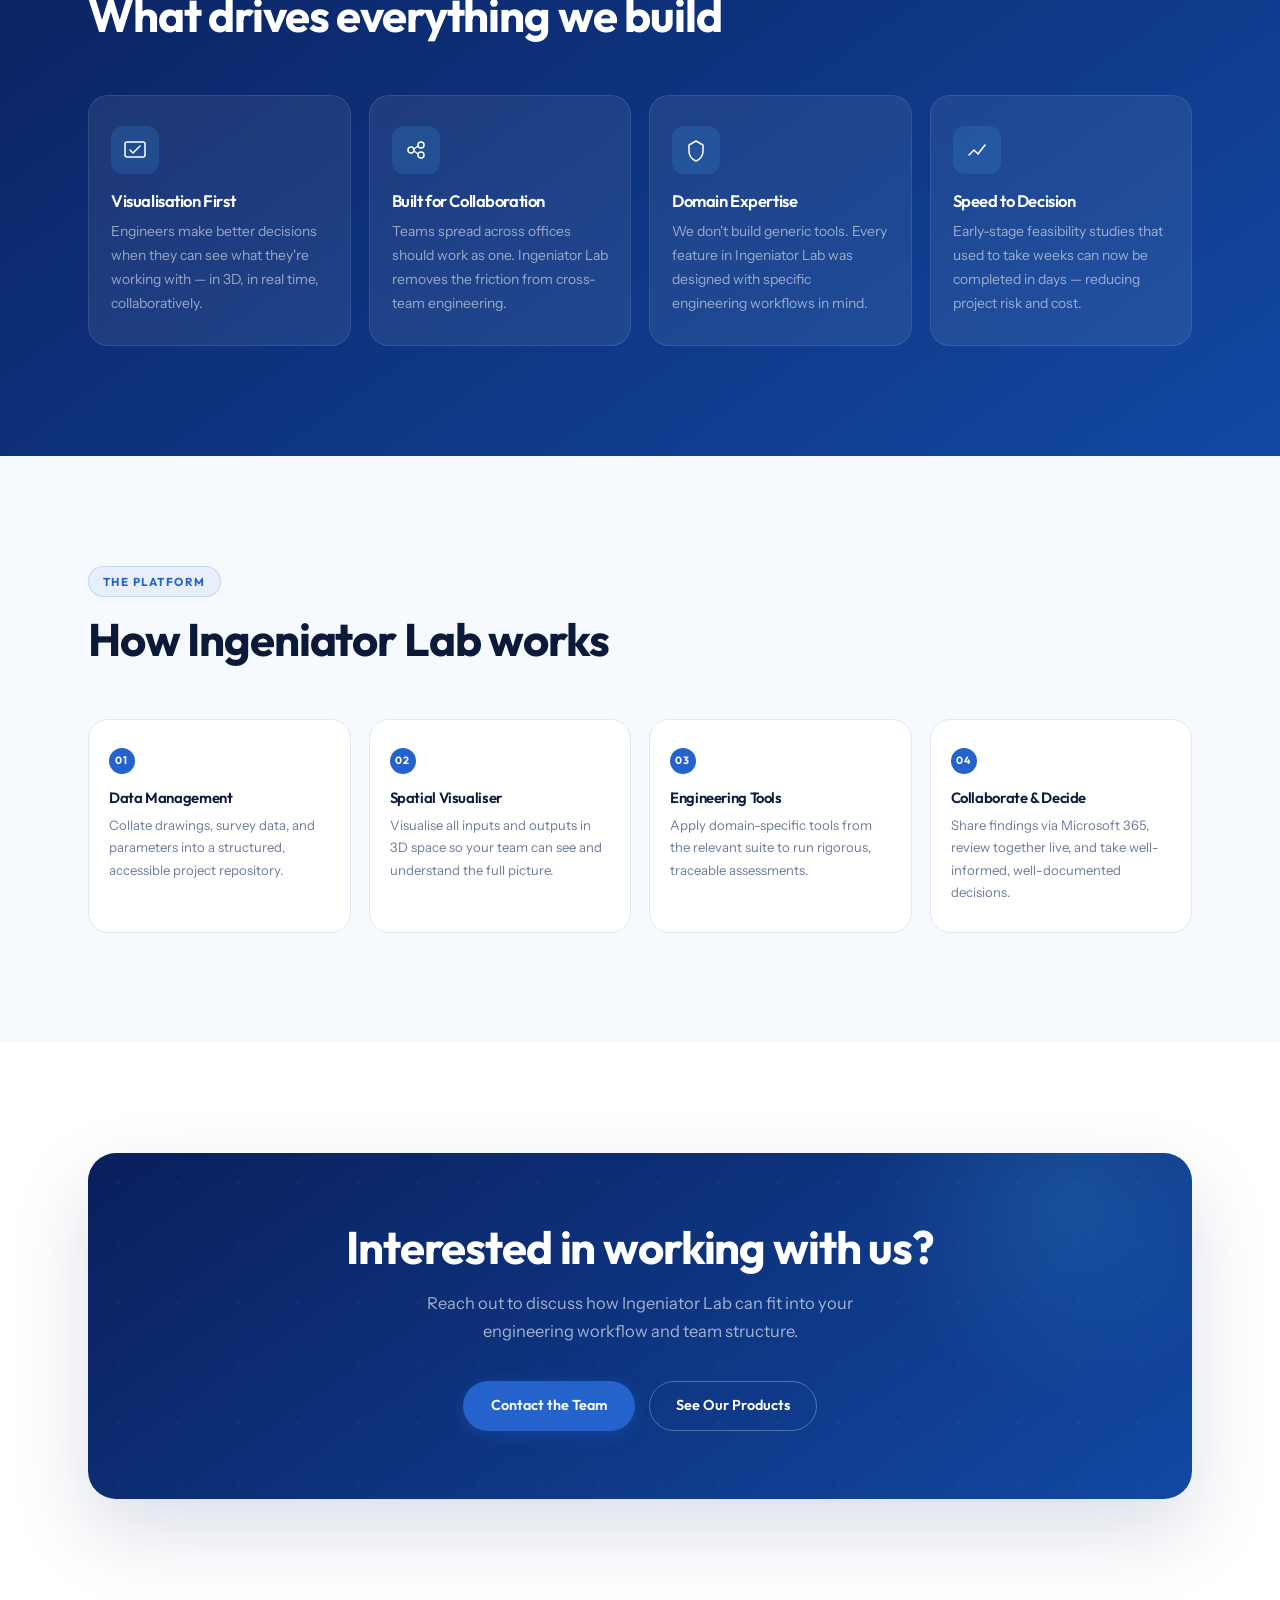
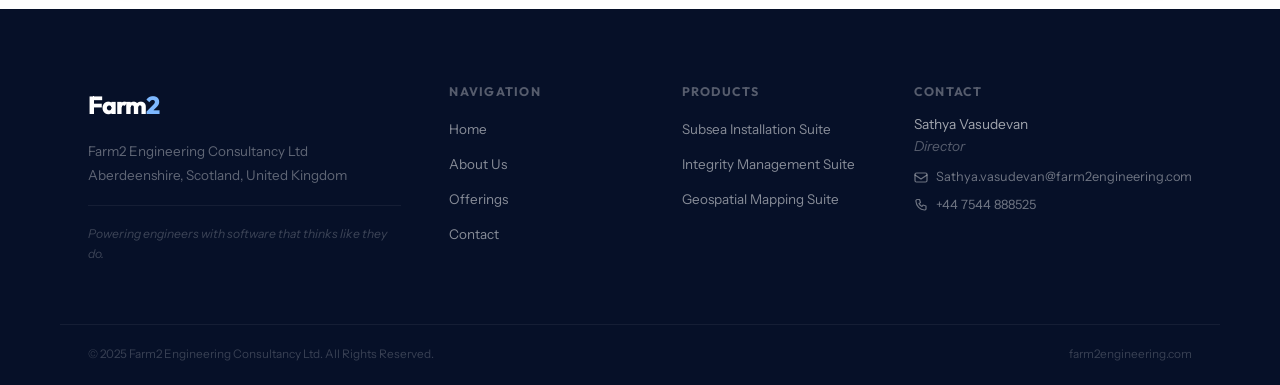
<file: Farm2/about.html>
<!DOCTYPE html>
<html lang="en">
<head>
  <meta charset="UTF-8"/>
  <meta name="viewport" content="width=device-width,initial-scale=1.0"/>
  <title>About Us | Farm2 Engineering Consultancy</title>
  <link rel="stylesheet" href="style.css"/>
  <script src="https://code.jquery.com/jquery-3.7.1.min.js"></script>
</head>
<body>
<nav class="navbar" id="navbar">
  <div class="nav-inner">
    <a href="index.html" class="logo">Farm<span>2</span></a>
    <ul class="nav-links" id="navLinks">
      <li><a href="index.html">Home</a></li>
      <li><a href="about.html" class="active">About</a></li>
      <li><a href="offerings.html">Offerings</a></li>
      <li><a href="contact.html">Contact</a></li>
    </ul>
    <a href="contact.html" class="btn-nav">Get in Touch</a>
    <button class="hamburger" id="hamburger" aria-label="Menu"><span></span><span></span><span></span></button>
  </div>
</nav>

<section class="page-hero">
  <div class="page-hero-bg">
    <div class="hero-grid"></div>
    <div class="hero-orb orb1"></div>
    <div class="hero-orb orb2"></div>
  </div>
  <div class="container">
    <div class="page-hero-content">
      <div class="hero-badge reveal"><div class="badge-dot"></div>About Farm2</div>
      <h1 class="reveal">Built by Engineers,<br/><span class="hl">for Engineers</span></h1>
      <p class="reveal">We are a Scotland-based engineering consultancy on a mission to digitalise the way engineers work — from data management to full project collaboration.</p>
    </div>
  </div>
</section>

<section class="section-about">
  <div class="container">
    <div class="about-grid">
      <div class="about-text">
        <div class="section-label reveal">Who We Are</div>
        <h2 class="section-title reveal">A consultancy that<br/>builds its own tools</h2>
        <p class="reveal">Farm2 Engineering Consultancy Ltd is headquartered in Aberdeenshire, Scotland — the heart of the North Sea energy sector. We understand the real-world pressures of engineering projects because we've lived them.</p>
        <p class="reveal">That's why we built Ingeniator Lab — not as a generic project management tool, but as a precision-engineered platform that speaks the language of subsea, pipeline, and offshore engineers.</p>
        <p class="reveal">We believe that the combination of visualisation and collaboration is transformative for engineering teams. When everyone can see and interact with the same data simultaneously, decisions are faster, better-informed, and less costly to change.</p>
        <div class="about-pills reveal">
          <div class="about-pill">🏴󠁧󠁢󠁳󠁣󠁴󠁿 Aberdeenshire, Scotland</div>
          <div class="about-pill">🌊 Subsea Specialists</div>
          <div class="about-pill">💻 Web-First Platform</div>
          <div class="about-pill">🔗 Microsoft 365</div>
        </div>
      </div>
      <div class="about-visual reveal">
        <div class="location-card">
          <div class="location-pin">
            <svg width="44" height="44" fill="none" viewBox="0 0 44 44"><circle cx="22" cy="22" r="20" stroke="#2462cc" stroke-width="1.5"/><circle cx="22" cy="22" r="6" fill="#2462cc"/><circle cx="22" cy="22" r="12" stroke="#2462cc" stroke-width="1" stroke-dasharray="3 3" opacity="0.4"/></svg>
          </div>
          <h3>Head Office</h3>
          <p>Aberdeenshire<br/>Scotland, United Kingdom</p>
          <div class="location-divider"></div>
          <div class="location-stat">
            <span>Global Reach</span>
            <span>Web-Based</span>
          </div>
        </div>
      </div>
    </div>
  </div>
</section>

<section class="section-values">
  <div class="container">
    <div class="section-label light reveal">Our Values</div>
    <h2 class="section-title light reveal">What drives everything we build</h2>
    <div class="values-grid">
      <div class="value-card reveal" data-delay="0">
        <div class="value-icon">
          <svg width="24" height="24" fill="none" viewBox="0 0 24 24"><rect x="2" y="4" width="20" height="15" rx="2" stroke="#fff" stroke-width="1.5"/><path d="M7 12l3 3 7-7" stroke="#fff" stroke-width="1.5" stroke-linecap="round"/></svg>
        </div>
        <h4>Visualisation First</h4>
        <p>Engineers make better decisions when they can see what they're working with — in 3D, in real time, collaboratively.</p>
      </div>
      <div class="value-card reveal" data-delay="80">
        <div class="value-icon">
          <svg width="24" height="24" fill="none" viewBox="0 0 24 24"><circle cx="7" cy="12" r="3" stroke="#fff" stroke-width="1.5"/><circle cx="17" cy="7" r="3" stroke="#fff" stroke-width="1.5"/><circle cx="17" cy="17" r="3" stroke="#fff" stroke-width="1.5"/><path d="M10 11l4-3M10 13l4 3" stroke="#fff" stroke-width="1.3"/></svg>
        </div>
        <h4>Built for Collaboration</h4>
        <p>Teams spread across offices should work as one. Ingeniator Lab removes the friction from cross-team engineering.</p>
      </div>
      <div class="value-card reveal" data-delay="160">
        <div class="value-icon">
          <svg width="24" height="24" fill="none" viewBox="0 0 24 24"><path d="M12 3l7 4v6c0 5-3.5 8.5-7 10-3.5-1.5-7-5-7-10V7l7-4z" stroke="#fff" stroke-width="1.5" stroke-linejoin="round"/></svg>
        </div>
        <h4>Domain Expertise</h4>
        <p>We don't build generic tools. Every feature in Ingeniator Lab was designed with specific engineering workflows in mind.</p>
      </div>
      <div class="value-card reveal" data-delay="240">
        <div class="value-icon">
          <svg width="24" height="24" fill="none" viewBox="0 0 24 24"><path d="M4 17l5-5 4 4 7-9" stroke="#fff" stroke-width="1.5" stroke-linecap="round" stroke-linejoin="round"/></svg>
        </div>
        <h4>Speed to Decision</h4>
        <p>Early-stage feasibility studies that used to take weeks can now be completed in days — reducing project risk and cost.</p>
      </div>
    </div>
  </div>
</section>

<section class="section-platform">
  <div class="container">
    <div class="section-label reveal">The Platform</div>
    <h2 class="section-title reveal">How Ingeniator Lab works</h2>
    <div class="platform-flow">
      <div class="flow-step reveal" data-delay="0">
        <div class="flow-num">01</div>
        <div class="flow-content">
          <h4>Data Management</h4>
          <p>Collate drawings, survey data, and parameters into a structured, accessible project repository.</p>
        </div>
      </div>
      <div class="flow-step reveal" data-delay="80">
        <div class="flow-num">02</div>
        <div class="flow-content">
          <h4>Spatial Visualiser</h4>
          <p>Visualise all inputs and outputs in 3D space so your team can see and understand the full picture.</p>
        </div>
      </div>
      <div class="flow-step reveal" data-delay="160">
        <div class="flow-num">03</div>
        <div class="flow-content">
          <h4>Engineering Tools</h4>
          <p>Apply domain-specific tools from the relevant suite to run rigorous, traceable assessments.</p>
        </div>
      </div>
      <div class="flow-step reveal" data-delay="240">
        <div class="flow-num">04</div>
        <div class="flow-content">
          <h4>Collaborate &amp; Decide</h4>
          <p>Share findings via Microsoft 365, review together live, and take well-informed, well-documented decisions.</p>
        </div>
      </div>
    </div>
  </div>
</section>

<section class="section-cta">
  <div class="container">
    <div class="cta-box reveal">
      <div class="cta-blob"></div>
      <h2>Interested in working with us?</h2>
      <p>Reach out to discuss how Ingeniator Lab can fit into your engineering workflow and team structure.</p>
      <div class="cta-actions">
        <a href="contact.html" class="btn-primary">Contact the Team</a>
        <a href="offerings.html" class="btn-outline">See Our Products</a>
      </div>
    </div>
  </div>
</section>

<footer class="footer">
  <div class="container footer-inner">
    <div class="footer-brand">
      <div class="logo">Farm<span>2</span></div>
      <p>Farm2 Engineering Consultancy Ltd<br/>Aberdeenshire, Scotland, United Kingdom</p>
      <div class="footer-tagline">Powering engineers with software that thinks like they do.</div>
    </div>
    <div class="footer-links">
      <h5>Navigation</h5>
      <a href="index.html">Home</a><a href="about.html">About Us</a>
      <a href="offerings.html">Offerings</a><a href="contact.html">Contact</a>
    </div>
    <div class="footer-links">
      <h5>Products</h5>
      <a href="offerings.html#subsea">Subsea Installation Suite</a>
      <a href="offerings.html#integrity">Integrity Management Suite</a>
      <a href="offerings.html#geospatial">Geospatial Mapping Suite</a>
    </div>
    <div class="footer-contact">
      <h5>Contact</h5>
      <p>Sathya Vasudevan<br/><em>Director</em></p>
      <a href="mailto:Sathya.vasudevan@farm2engineering.com">
        <svg width="14" height="14" fill="none" viewBox="0 0 14 14"><rect x="1" y="3" width="12" height="9" rx="1.5" stroke="currentColor" stroke-width="1.2"/><path d="M1 5l6 4 6-4" stroke="currentColor" stroke-width="1.2" stroke-linecap="round"/></svg>
        Sathya.vasudevan@farm2engineering.com
      </a>
      <a href="tel:+447544888525">
        <svg width="14" height="14" fill="none" viewBox="0 0 14 14"><path d="M3 1.5h2.5l1 3L5 5.5a7 7 0 003 3l1-1.5 3 1V11A1.5 1.5 0 0110.5 12 9 9 0 012 3.5 1.5 1.5 0 013 1.5z" stroke="currentColor" stroke-width="1.2" stroke-linejoin="round"/></svg>
        +44 7544 888525
      </a>
    </div>
  </div>
  <div class="footer-bottom">
    <span>© 2025 Farm2 Engineering Consultancy Ltd. All Rights Reserved.</span>
    <span>farm2engineering.com</span>
  </div>
</footer>
<script src="main.js"></script>
</body>
</html>
</file>
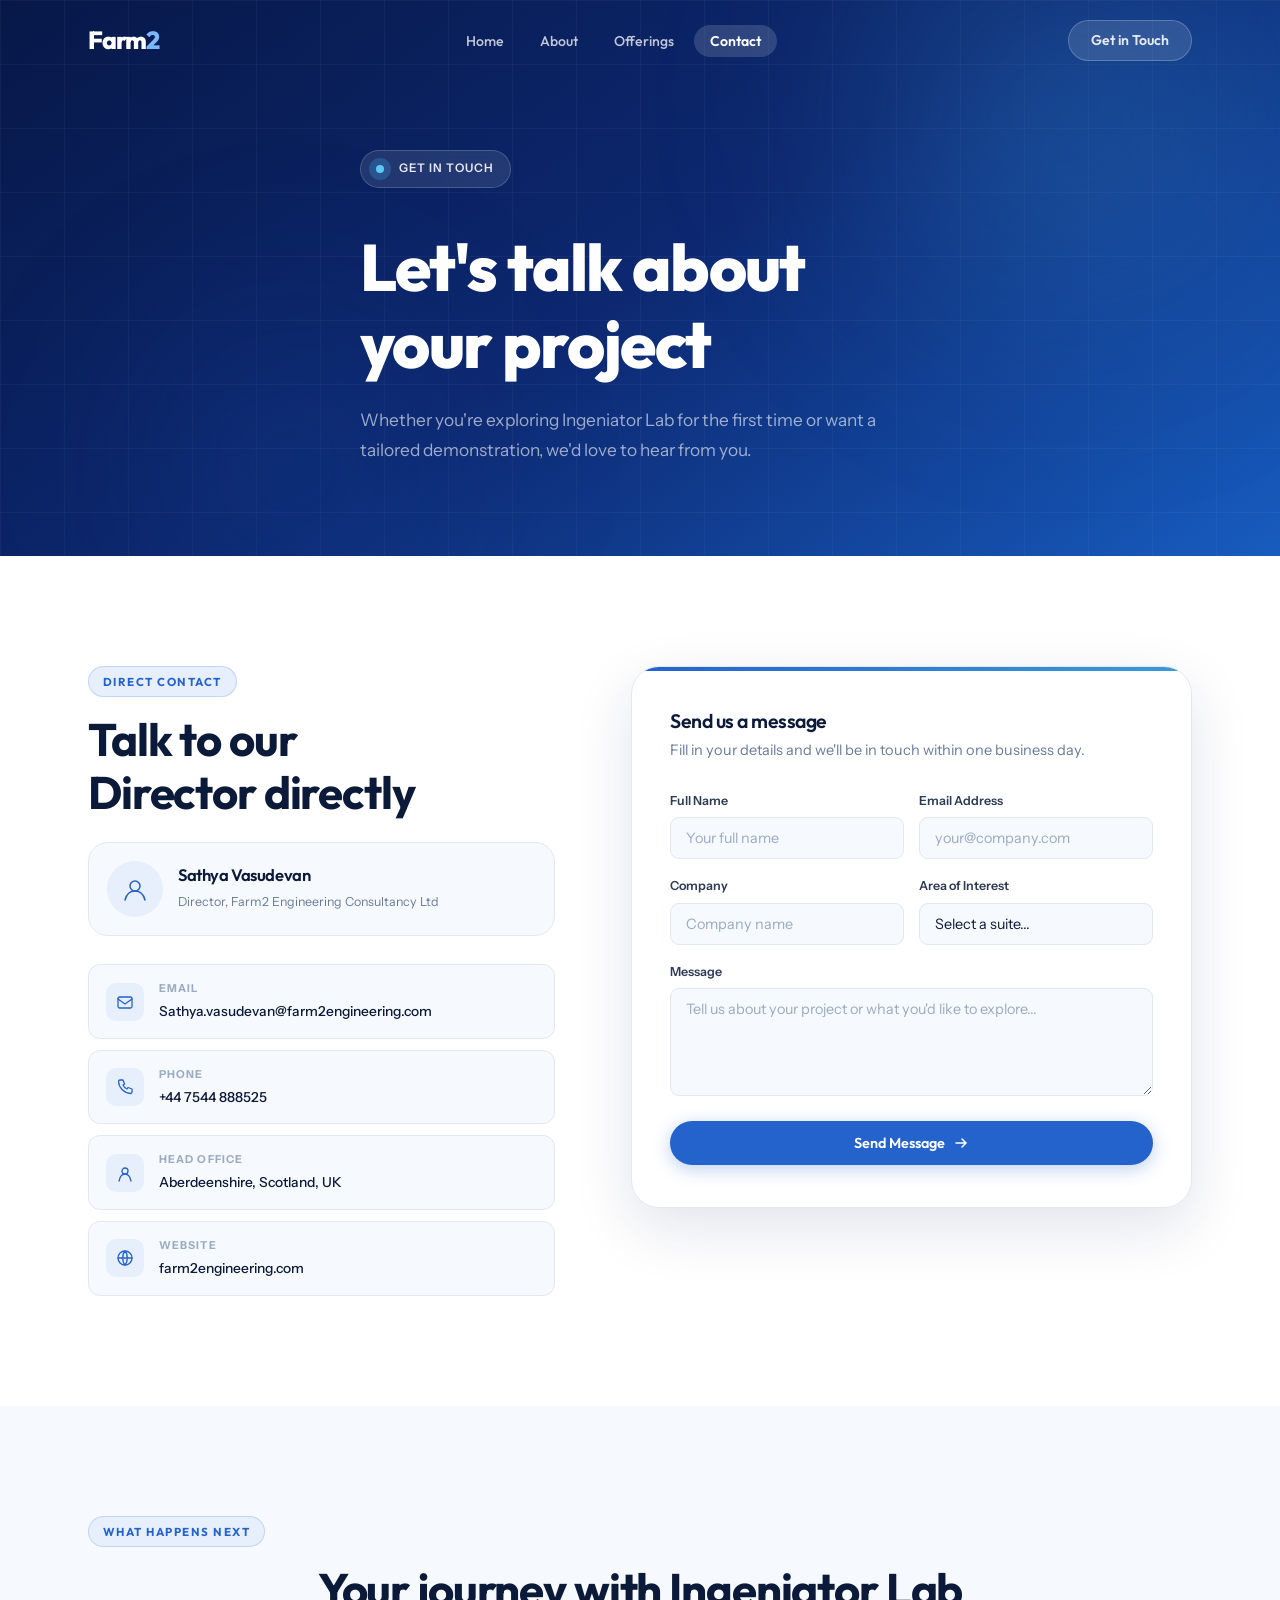
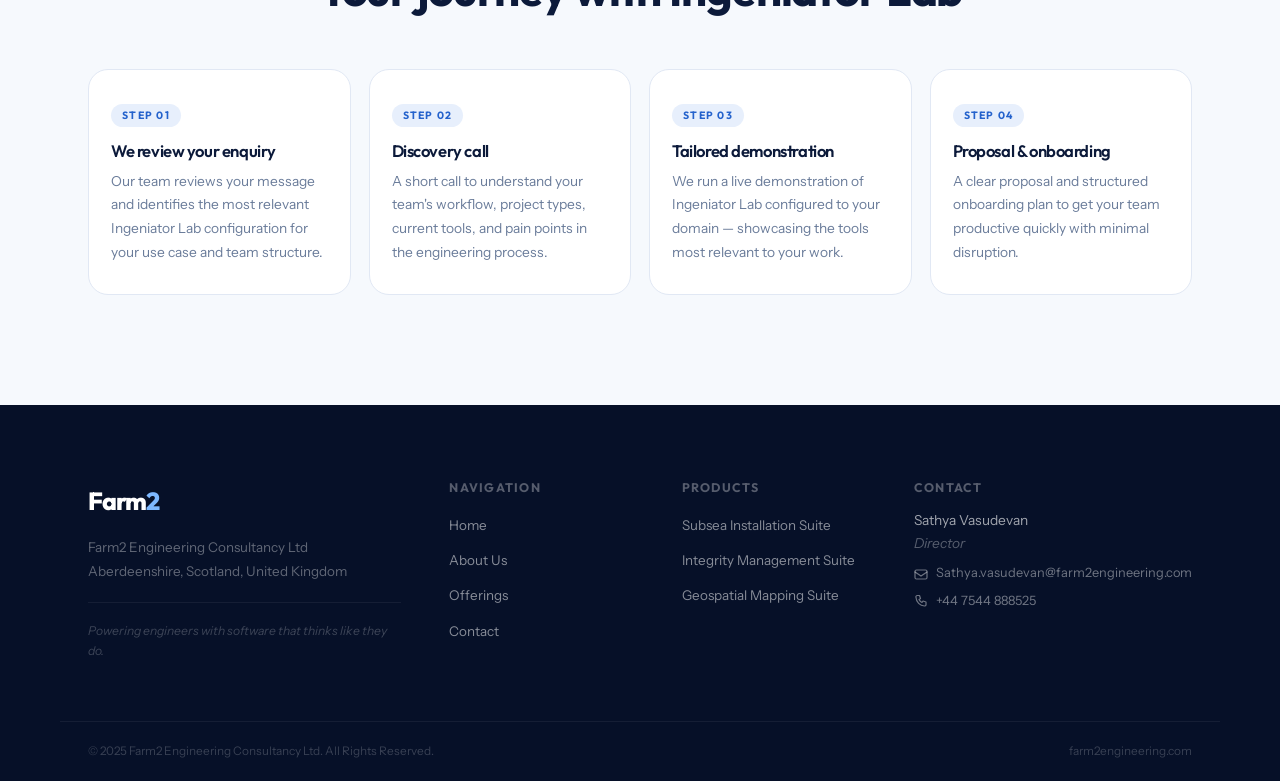
<file: Farm2/contact.html>
<!DOCTYPE html>
<html lang="en">
<head>
  <meta charset="UTF-8"/>
  <meta name="viewport" content="width=device-width,initial-scale=1.0"/>
  <title>Contact | Farm2 Engineering Consultancy</title>
  <link rel="stylesheet" href="style.css"/>
  <script src="https://code.jquery.com/jquery-3.7.1.min.js"></script>
</head>
<body>
<nav class="navbar" id="navbar">
  <div class="nav-inner">
    <a href="index.html" class="logo">Farm<span>2</span></a>
    <ul class="nav-links" id="navLinks">
      <li><a href="index.html">Home</a></li>
      <li><a href="about.html">About</a></li>
      <li><a href="offerings.html">Offerings</a></li>
      <li><a href="contact.html" class="active">Contact</a></li>
    </ul>
    <a href="contact.html" class="btn-nav">Get in Touch</a>
    <button class="hamburger" id="hamburger" aria-label="Menu"><span></span><span></span><span></span></button>
  </div>
</nav>

<section class="page-hero">
  <div class="page-hero-bg">
    <div class="hero-grid"></div>
    <div class="hero-orb orb1"></div>
    <div class="hero-orb orb2"></div>
  </div>
  <div class="container">
    <div class="page-hero-content">
      <div class="hero-badge reveal"><div class="badge-dot"></div>Get in Touch</div>
      <h1 class="reveal">Let's talk about<br/><span class="hl">your project</span></h1>
      <p class="reveal">Whether you're exploring Ingeniator Lab for the first time or want a tailored demonstration, we'd love to hear from you.</p>
    </div>
  </div>
</section>

<section class="section-contact">
  <div class="container">
    <div class="contact-grid">
      <!-- INFO -->
      <div class="contact-info">
        <div class="section-label reveal">Direct Contact</div>
        <h2 class="section-title reveal">Talk to our<br/>Director directly</h2>
        <div class="contact-person reveal">
          <div class="person-avatar">
            <svg width="30" height="30" fill="none" viewBox="0 0 30 30"><circle cx="15" cy="12" r="5" stroke="#2462cc" stroke-width="1.5"/><path d="M5 26c1.5-6 5.5-9 10-9s8.5 3 10 9" stroke="#2462cc" stroke-width="1.5" stroke-linecap="round"/></svg>
          </div>
          <div class="person-info">
            <h4>Sathya Vasudevan</h4>
            <span>Director, Farm2 Engineering Consultancy Ltd</span>
          </div>
        </div>
        <div class="contact-methods reveal">
          <a href="mailto:Sathya.vasudevan@farm2engineering.com" class="contact-method">
            <div class="cm-icon">
              <svg width="18" height="18" fill="none" viewBox="0 0 18 18"><rect x="2" y="4" width="14" height="11" rx="1.5" stroke="#2462cc" stroke-width="1.3"/><path d="M2 6l7 5 7-5" stroke="#2462cc" stroke-width="1.3" stroke-linecap="round"/></svg>
            </div>
            <div><span class="cm-label">Email</span><span class="cm-value">Sathya.vasudevan@farm2engineering.com</span></div>
          </a>
          <a href="tel:+447544888525" class="contact-method">
            <div class="cm-icon">
              <svg width="18" height="18" fill="none" viewBox="0 0 18 18"><path d="M4 2h3l1.5 4L7 7a8 8 0 004 4l1-1.5 4 1.5V14a1.5 1.5 0 01-1.5 1.5A13 13 0 012.5 3.5 1.5 1.5 0 014 2z" stroke="#2462cc" stroke-width="1.3" stroke-linejoin="round"/></svg>
            </div>
            <div><span class="cm-label">Phone</span><span class="cm-value">+44 7544 888525</span></div>
          </a>
          <div class="contact-method no-link">
            <div class="cm-icon">
              <svg width="18" height="18" fill="none" viewBox="0 0 18 18"><circle cx="9" cy="7" r="3" stroke="#2462cc" stroke-width="1.3"/><path d="M3 17c1-5 3.5-7 6-7s5 2 6 7" stroke="#2462cc" stroke-width="1.3" stroke-linecap="round"/></svg>
            </div>
            <div><span class="cm-label">Head Office</span><span class="cm-value">Aberdeenshire, Scotland, UK</span></div>
          </div>
          <a href="https://farm2engineering.com" target="_blank" class="contact-method">
            <div class="cm-icon">
              <svg width="18" height="18" fill="none" viewBox="0 0 18 18"><circle cx="9" cy="9" r="7" stroke="#2462cc" stroke-width="1.3"/><path d="M9 2c-3 3-3 11 0 14M9 2c3 3 3 11 0 14M2 9h14" stroke="#2462cc" stroke-width="1.3" stroke-linecap="round"/></svg>
            </div>
            <div><span class="cm-label">Website</span><span class="cm-value">farm2engineering.com</span></div>
          </a>
        </div>
      </div>
      <!-- FORM -->
      <div class="contact-form-wrap reveal">
        <div class="form-card">
          <h3>Send us a message</h3>
          <p>Fill in your details and we'll be in touch within one business day.</p>
          <div class="form-row">
            <div class="form-group">
              <label for="name">Full Name</label>
              <input type="text" id="name" placeholder="Your full name"/>
            </div>
            <div class="form-group">
              <label for="email">Email Address</label>
              <input type="email" id="email" placeholder="your@company.com"/>
            </div>
          </div>
          <div class="form-row">
            <div class="form-group">
              <label for="company">Company</label>
              <input type="text" id="company" placeholder="Company name"/>
            </div>
            <div class="form-group">
              <label for="interest">Area of Interest</label>
              <select id="interest">
                <option value="">Select a suite...</option>
                <option>Subsea Installation Suite</option>
                <option>Integrity Management Suite</option>
                <option>Geospatial Mapping Suite</option>
                <option>General Enquiry</option>
              </select>
            </div>
          </div>
          <div class="form-group">
            <label for="message">Message</label>
            <textarea id="message" rows="4" placeholder="Tell us about your project or what you'd like to explore..."></textarea>
          </div>
          <button class="btn-primary btn-full" id="submitBtn" type="button">
            Send Message
            <svg width="16" height="16" fill="none" viewBox="0 0 16 16"><path d="M3 8h10M9 4l4 4-4 4" stroke="currentColor" stroke-width="1.5" stroke-linecap="round"/></svg>
          </button>
          <div class="form-success" id="formSuccess">
            <svg width="22" height="22" fill="none" viewBox="0 0 22 22"><circle cx="11" cy="11" r="9" stroke="#16a34a" stroke-width="1.5"/><path d="M7 11l3 3 5-5" stroke="#16a34a" stroke-width="1.5" stroke-linecap="round"/></svg>
            Thank you! We'll be in touch within one business day.
          </div>
        </div>
      </div>
    </div>
  </div>
</section>

<section class="section-why-contact">
  <div class="container">
    <div class="section-label reveal" style="justify-content:center">What Happens Next</div>
    <h2 class="section-title reveal" style="text-align:center">Your journey with Ingeniator Lab</h2>
    <div class="next-steps">
      <div class="next-step reveal" data-delay="0">
        <div class="next-num">STEP 01</div>
        <h4>We review your enquiry</h4>
        <p>Our team reviews your message and identifies the most relevant Ingeniator Lab configuration for your use case and team structure.</p>
      </div>
      <div class="next-step reveal" data-delay="80">
        <div class="next-num">STEP 02</div>
        <h4>Discovery call</h4>
        <p>A short call to understand your team's workflow, project types, current tools, and pain points in the engineering process.</p>
      </div>
      <div class="next-step reveal" data-delay="160">
        <div class="next-num">STEP 03</div>
        <h4>Tailored demonstration</h4>
        <p>We run a live demonstration of Ingeniator Lab configured to your domain — showcasing the tools most relevant to your work.</p>
      </div>
      <div class="next-step reveal" data-delay="240">
        <div class="next-num">STEP 04</div>
        <h4>Proposal &amp; onboarding</h4>
        <p>A clear proposal and structured onboarding plan to get your team productive quickly with minimal disruption.</p>
      </div>
    </div>
  </div>
</section>

<footer class="footer">
  <div class="container footer-inner">
    <div class="footer-brand">
      <div class="logo">Farm<span>2</span></div>
      <p>Farm2 Engineering Consultancy Ltd<br/>Aberdeenshire, Scotland, United Kingdom</p>
      <div class="footer-tagline">Powering engineers with software that thinks like they do.</div>
    </div>
    <div class="footer-links">
      <h5>Navigation</h5>
      <a href="index.html">Home</a><a href="about.html">About Us</a>
      <a href="offerings.html">Offerings</a><a href="contact.html">Contact</a>
    </div>
    <div class="footer-links">
      <h5>Products</h5>
      <a href="offerings.html#subsea">Subsea Installation Suite</a>
      <a href="offerings.html#integrity">Integrity Management Suite</a>
      <a href="offerings.html#geospatial">Geospatial Mapping Suite</a>
    </div>
    <div class="footer-contact">
      <h5>Contact</h5>
      <p>Sathya Vasudevan<br/><em>Director</em></p>
      <a href="mailto:Sathya.vasudevan@farm2engineering.com">
        <svg width="14" height="14" fill="none" viewBox="0 0 14 14"><rect x="1" y="3" width="12" height="9" rx="1.5" stroke="currentColor" stroke-width="1.2"/><path d="M1 5l6 4 6-4" stroke="currentColor" stroke-width="1.2" stroke-linecap="round"/></svg>
        Sathya.vasudevan@farm2engineering.com
      </a>
      <a href="tel:+447544888525">
        <svg width="14" height="14" fill="none" viewBox="0 0 14 14"><path d="M3 1.5h2.5l1 3L5 5.5a7 7 0 003 3l1-1.5 3 1V11A1.5 1.5 0 0110.5 12 9 9 0 012 3.5 1.5 1.5 0 013 1.5z" stroke="currentColor" stroke-width="1.2" stroke-linejoin="round"/></svg>
        +44 7544 888525
      </a>
    </div>
  </div>
  <div class="footer-bottom">
    <span>© 2025 Farm2 Engineering Consultancy Ltd. All Rights Reserved.</span>
    <span>farm2engineering.com</span>
  </div>
</footer>
<script src="main.js"></script>
</body>
</html>
</file>
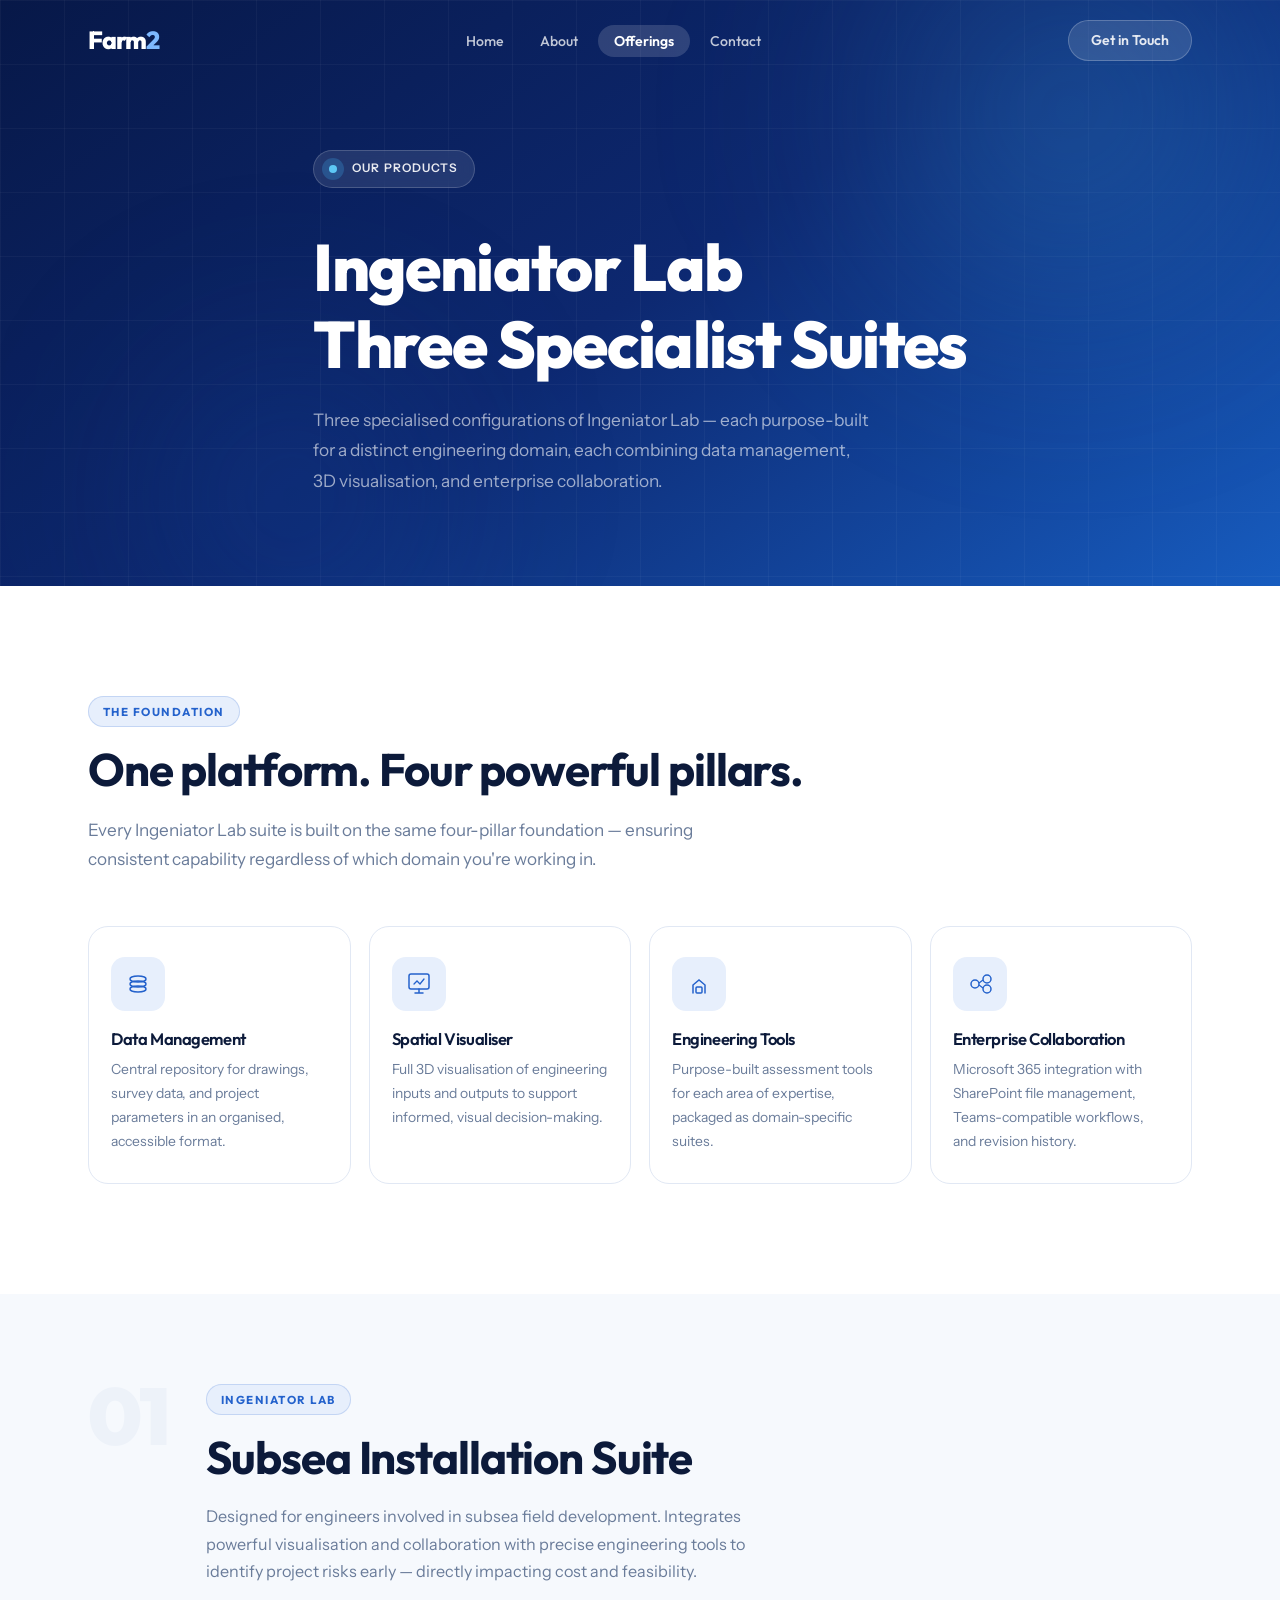
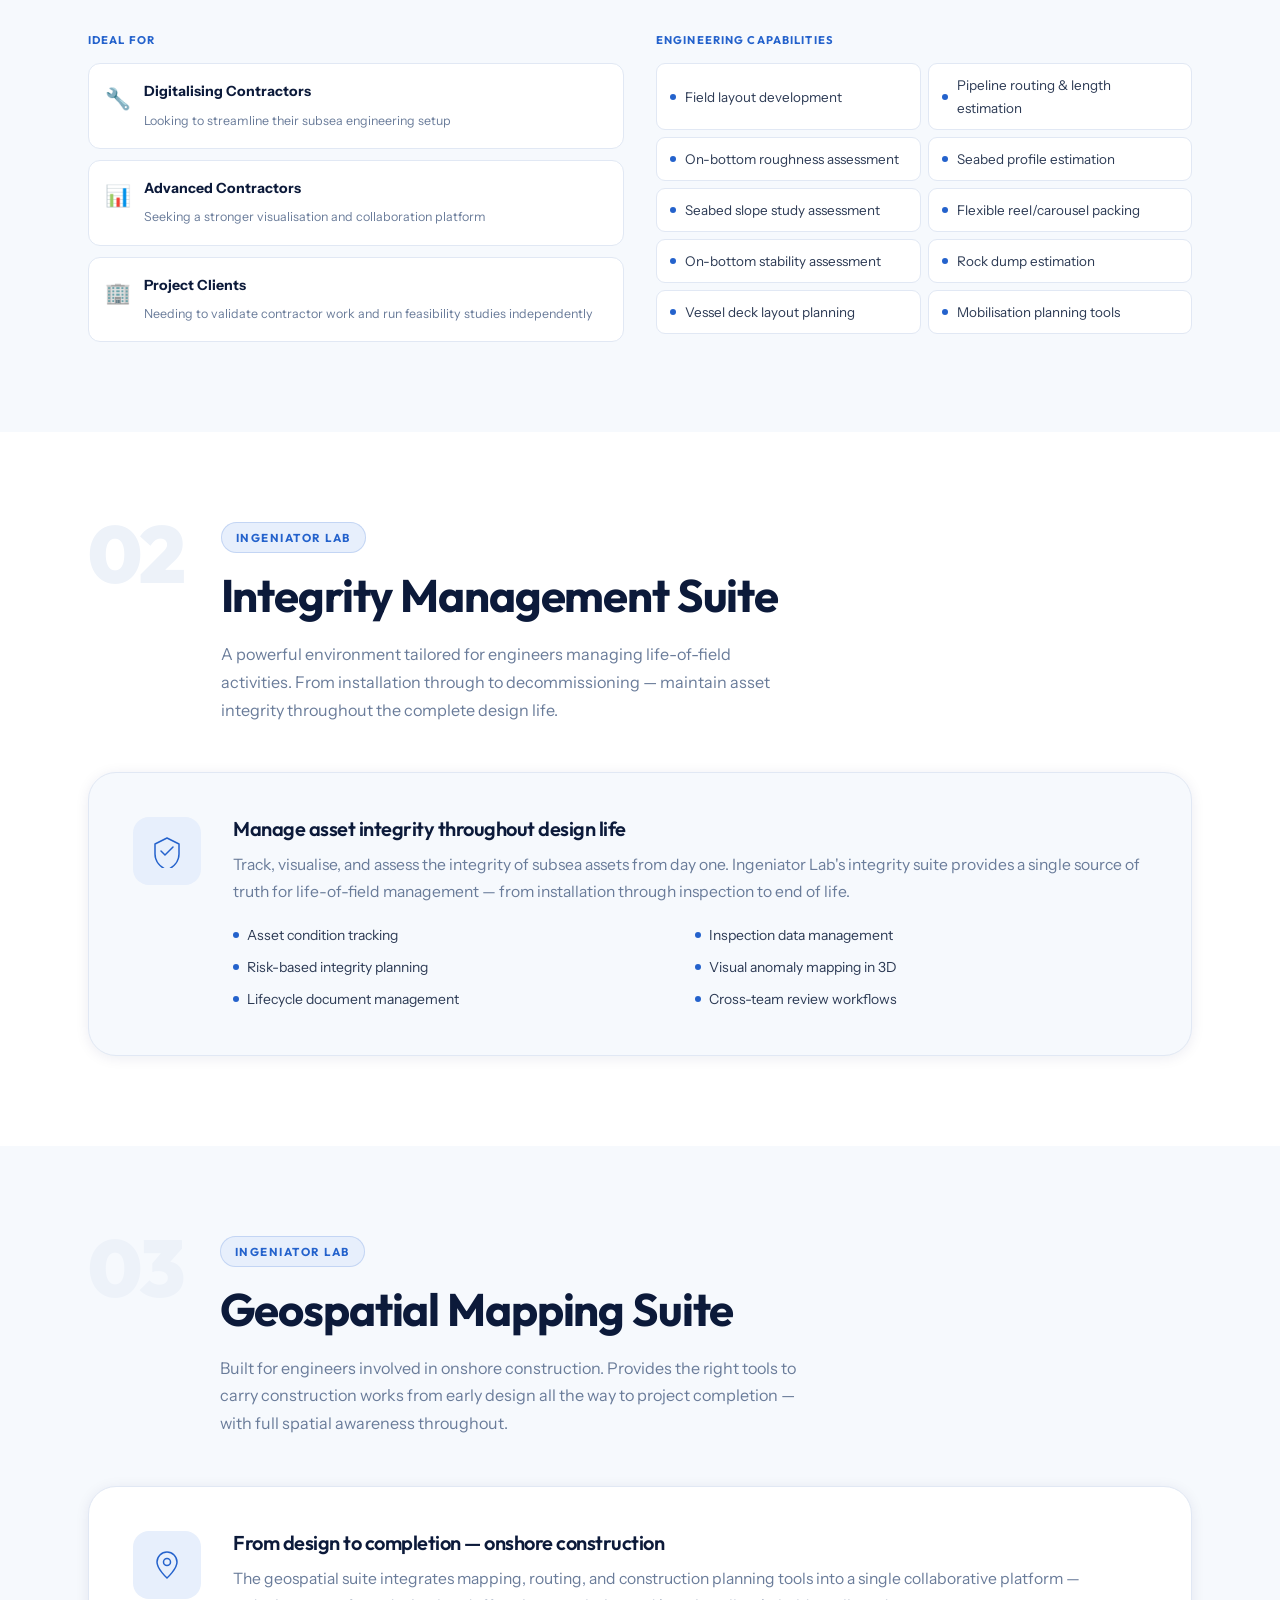
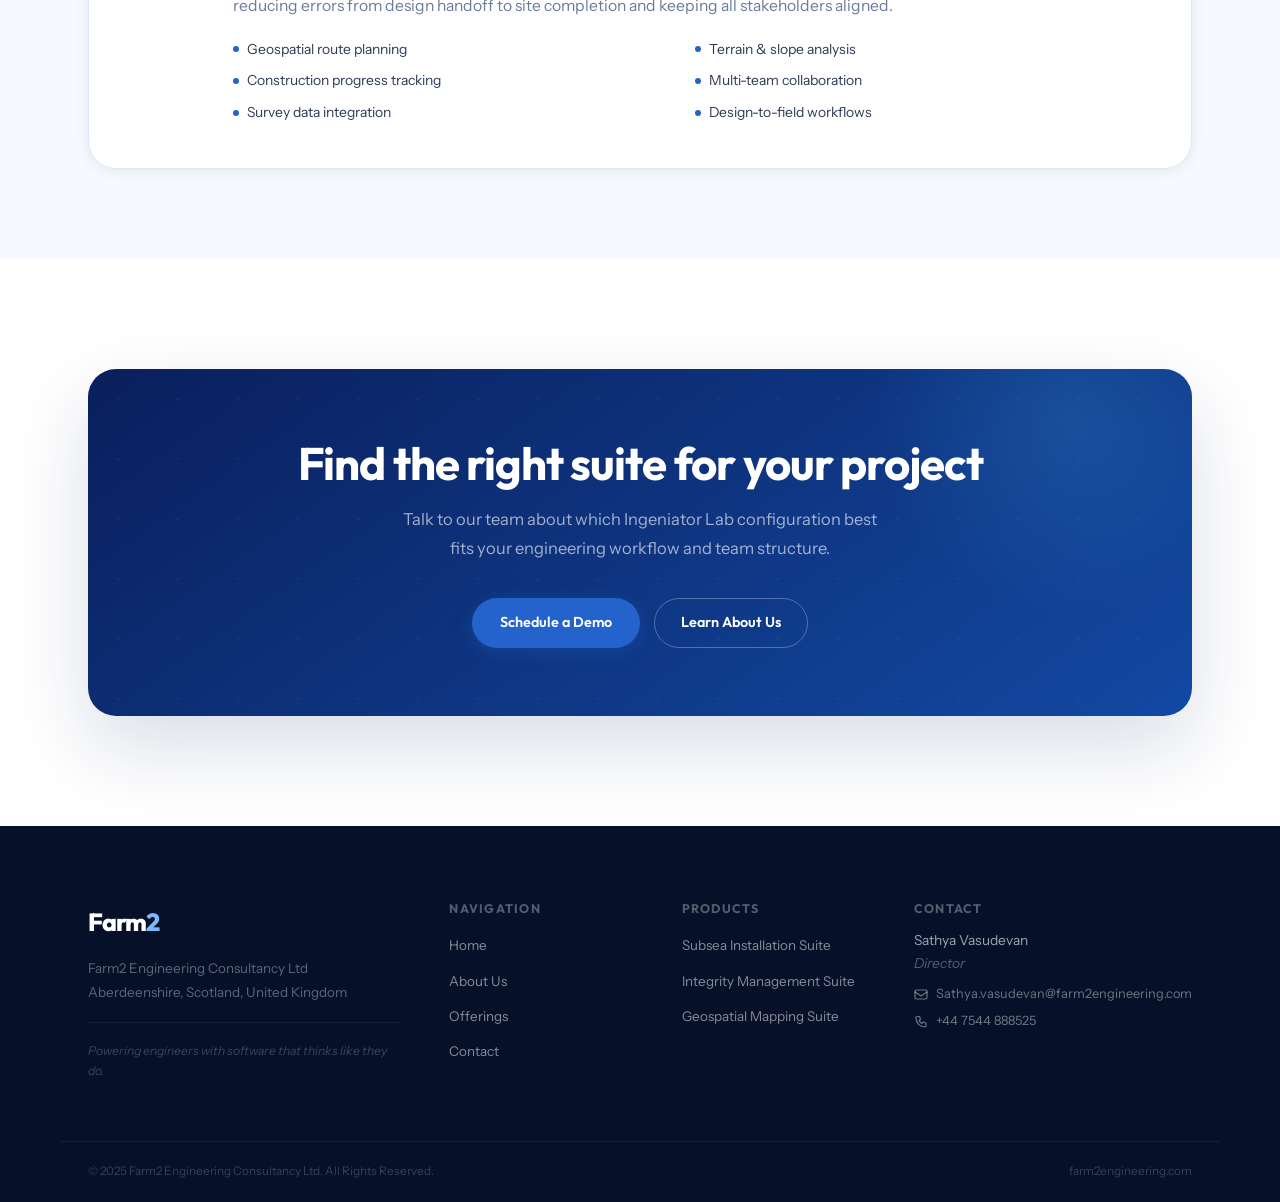
<file: Farm2/offerings.html>
<!DOCTYPE html>
<html lang="en">
<head>
  <meta charset="UTF-8"/>
  <meta name="viewport" content="width=device-width,initial-scale=1.0"/>
  <title>Offerings | Farm2 Engineering Consultancy</title>
  <link rel="stylesheet" href="style.css"/>
  <script src="https://code.jquery.com/jquery-3.7.1.min.js"></script>
</head>
<body>
<nav class="navbar" id="navbar">
  <div class="nav-inner">
    <a href="index.html" class="logo">Farm<span>2</span></a>
    <ul class="nav-links" id="navLinks">
      <li><a href="index.html">Home</a></li>
      <li><a href="about.html">About</a></li>
      <li><a href="offerings.html" class="active">Offerings</a></li>
      <li><a href="contact.html">Contact</a></li>
    </ul>
    <a href="contact.html" class="btn-nav">Get in Touch</a>
    <button class="hamburger" id="hamburger" aria-label="Menu"><span></span><span></span><span></span></button>
  </div>
</nav>

<section class="page-hero">
  <div class="page-hero-bg">
    <div class="hero-grid"></div>
    <div class="hero-orb orb1"></div>
    <div class="hero-orb orb2"></div>
  </div>
  <div class="container">
    <div class="page-hero-content">
      <div class="hero-badge reveal"><div class="badge-dot"></div>Our Products</div>
      <h1 class="reveal">Ingeniator Lab<br/><span class="hl">Three Specialist Suites</span></h1>
      <p class="reveal">Three specialised configurations of Ingeniator Lab — each purpose-built for a distinct engineering domain, each combining data management, 3D visualisation, and enterprise collaboration.</p>
    </div>
  </div>
</section>

<!-- PLATFORM PILLARS -->
<section class="section-platform-overview">
  <div class="container">
    <div class="section-label reveal">The Foundation</div>
    <h2 class="section-title reveal">One platform. Four powerful pillars.</h2>
    <p class="section-intro reveal">Every Ingeniator Lab suite is built on the same four-pillar foundation — ensuring consistent capability regardless of which domain you're working in.</p>
    <div class="pillars-grid">
      <div class="pillar reveal" data-delay="0">
        <div class="pillar-icon">
          <svg width="26" height="26" fill="none" viewBox="0 0 26 26"><ellipse cx="13" cy="18" rx="8" ry="3" stroke="#2462cc" stroke-width="1.5"/><ellipse cx="13" cy="13" rx="8" ry="3" stroke="#2462cc" stroke-width="1.5"/><ellipse cx="13" cy="8" rx="8" ry="3" stroke="#2462cc" stroke-width="1.5"/></svg>
        </div>
        <h4>Data Management</h4>
        <p>Central repository for drawings, survey data, and project parameters in an organised, accessible format.</p>
      </div>
      <div class="pillar reveal" data-delay="80">
        <div class="pillar-icon">
          <svg width="26" height="26" fill="none" viewBox="0 0 26 26"><rect x="3" y="3" width="20" height="15" rx="2" stroke="#2462cc" stroke-width="1.5"/><path d="M9 22h8M13 18v4" stroke="#2462cc" stroke-width="1.5" stroke-linecap="round"/><path d="M8 13l3-3 3 3 4-5" stroke="#2462cc" stroke-width="1.3" stroke-linecap="round"/></svg>
        </div>
        <h4>Spatial Visualiser</h4>
        <p>Full 3D visualisation of engineering inputs and outputs to support informed, visual decision-making.</p>
      </div>
      <div class="pillar reveal" data-delay="160">
        <div class="pillar-icon">
          <svg width="26" height="26" fill="none" viewBox="0 0 26 26"><path d="M7 22V14l6-5 6 5v8" stroke="#2462cc" stroke-width="1.5" stroke-linecap="round"/><rect x="10" y="16" width="6" height="6" rx="1" stroke="#2462cc" stroke-width="1.5"/></svg>
        </div>
        <h4>Engineering Tools</h4>
        <p>Purpose-built assessment tools for each area of expertise, packaged as domain-specific suites.</p>
      </div>
      <div class="pillar reveal" data-delay="240">
        <div class="pillar-icon">
          <svg width="26" height="26" fill="none" viewBox="0 0 26 26"><circle cx="8" cy="13" r="4" stroke="#2462cc" stroke-width="1.5"/><circle cx="20" cy="8" r="4" stroke="#2462cc" stroke-width="1.5"/><circle cx="20" cy="18" r="4" stroke="#2462cc" stroke-width="1.5"/><path d="M12 12l4-3M12 14l4 3" stroke="#2462cc" stroke-width="1.3"/></svg>
        </div>
        <h4>Enterprise Collaboration</h4>
        <p>Microsoft 365 integration with SharePoint file management, Teams-compatible workflows, and revision history.</p>
      </div>
    </div>
  </div>
</section>

<!-- SUITE 1 -->
<section class="section-suite" id="subsea">
  <div class="container">
    <div class="suite-header">
      <div class="suite-num">01</div>
      <div class="suite-info">
        <div class="section-label reveal">Ingeniator Lab</div>
        <h2 class="section-title reveal">Subsea Installation Suite</h2>
        <p class="reveal">Designed for engineers involved in subsea field development. Integrates powerful visualisation and collaboration with precise engineering tools to identify project risks early — directly impacting cost and feasibility.</p>
      </div>
    </div>
    <div class="suite-body">
      <div class="suite-customers reveal">
        <h4>Ideal for</h4>
        <div class="customer-cards">
          <div class="customer-card">
            <div class="customer-icon">🔧</div>
            <div><strong>Digitalising Contractors</strong><span>Looking to streamline their subsea engineering setup</span></div>
          </div>
          <div class="customer-card">
            <div class="customer-icon">📊</div>
            <div><strong>Advanced Contractors</strong><span>Seeking a stronger visualisation and collaboration platform</span></div>
          </div>
          <div class="customer-card">
            <div class="customer-icon">🏢</div>
            <div><strong>Project Clients</strong><span>Needing to validate contractor work and run feasibility studies independently</span></div>
          </div>
        </div>
      </div>
      <div class="suite-tools reveal">
        <h4>Engineering Capabilities</h4>
        <div class="tools-grid">
          <div class="tool-item"><span class="tool-dot"></span>Field layout development</div>
          <div class="tool-item"><span class="tool-dot"></span>Pipeline routing &amp; length estimation</div>
          <div class="tool-item"><span class="tool-dot"></span>On-bottom roughness assessment</div>
          <div class="tool-item"><span class="tool-dot"></span>Seabed profile estimation</div>
          <div class="tool-item"><span class="tool-dot"></span>Seabed slope study assessment</div>
          <div class="tool-item"><span class="tool-dot"></span>Flexible reel/carousel packing</div>
          <div class="tool-item"><span class="tool-dot"></span>On-bottom stability assessment</div>
          <div class="tool-item"><span class="tool-dot"></span>Rock dump estimation</div>
          <div class="tool-item"><span class="tool-dot"></span>Vessel deck layout planning</div>
          <div class="tool-item"><span class="tool-dot"></span>Mobilisation planning tools</div>
        </div>
      </div>
    </div>
  </div>
</section>

<!-- SUITE 2 -->
<section class="section-suite suite-alt" id="integrity">
  <div class="container">
    <div class="suite-header">
      <div class="suite-num">02</div>
      <div class="suite-info">
        <div class="section-label reveal">Ingeniator Lab</div>
        <h2 class="section-title reveal">Integrity Management Suite</h2>
        <p class="reveal">A powerful environment tailored for engineers managing life-of-field activities. From installation through to decommissioning — maintain asset integrity throughout the complete design life.</p>
      </div>
    </div>
    <div class="suite-body">
      <div class="suite-highlight reveal">
        <div class="highlight-card">
          <div class="highlight-icon">
            <svg width="34" height="34" fill="none" viewBox="0 0 34 34"><path d="M17 4L5 10v10c0 7 5 13 12 16 7-3 12-9 12-16V10L17 4z" stroke="#2462cc" stroke-width="1.5" stroke-linejoin="round"/><path d="M11 17l4 4 8-8" stroke="#2462cc" stroke-width="1.5" stroke-linecap="round"/></svg>
          </div>
          <div>
            <h4>Manage asset integrity throughout design life</h4>
            <p>Track, visualise, and assess the integrity of subsea assets from day one. Ingeniator Lab's integrity suite provides a single source of truth for life-of-field management — from installation through inspection to end of life.</p>
            <div class="highlight-list">
              <li>Asset condition tracking</li>
              <li>Inspection data management</li>
              <li>Risk-based integrity planning</li>
              <li>Visual anomaly mapping in 3D</li>
              <li>Lifecycle document management</li>
              <li>Cross-team review workflows</li>
            </div>
          </div>
        </div>
      </div>
    </div>
  </div>
</section>

<!-- SUITE 3 -->
<section class="section-suite" id="geospatial">
  <div class="container">
    <div class="suite-header">
      <div class="suite-num">03</div>
      <div class="suite-info">
        <div class="section-label reveal">Ingeniator Lab</div>
        <h2 class="section-title reveal">Geospatial Mapping Suite</h2>
        <p class="reveal">Built for engineers involved in onshore construction. Provides the right tools to carry construction works from early design all the way to project completion — with full spatial awareness throughout.</p>
      </div>
    </div>
    <div class="suite-body">
      <div class="suite-highlight reveal">
        <div class="highlight-card">
          <div class="highlight-icon">
            <svg width="34" height="34" fill="none" viewBox="0 0 34 34"><path d="M17 4c-5.5 0-10 4.5-10 10 0 7 10 16 10 16s10-9 10-16c0-5.5-4.5-10-10-10z" stroke="#2462cc" stroke-width="1.5"/><circle cx="17" cy="14" r="3.5" stroke="#2462cc" stroke-width="1.5"/></svg>
          </div>
          <div>
            <h4>From design to completion — onshore construction</h4>
            <p>The geospatial suite integrates mapping, routing, and construction planning tools into a single collaborative platform — reducing errors from design handoff to site completion and keeping all stakeholders aligned.</p>
            <div class="highlight-list">
              <li>Geospatial route planning</li>
              <li>Terrain &amp; slope analysis</li>
              <li>Construction progress tracking</li>
              <li>Multi-team collaboration</li>
              <li>Survey data integration</li>
              <li>Design-to-field workflows</li>
            </div>
          </div>
        </div>
      </div>
    </div>
  </div>
</section>

<section class="section-cta">
  <div class="container">
    <div class="cta-box reveal">
      <div class="cta-blob"></div>
      <h2>Find the right suite for your project</h2>
      <p>Talk to our team about which Ingeniator Lab configuration best fits your engineering workflow and team structure.</p>
      <div class="cta-actions">
        <a href="contact.html" class="btn-primary">Schedule a Demo</a>
        <a href="about.html" class="btn-outline">Learn About Us</a>
      </div>
    </div>
  </div>
</section>

<footer class="footer">
  <div class="container footer-inner">
    <div class="footer-brand">
      <div class="logo">Farm<span>2</span></div>
      <p>Farm2 Engineering Consultancy Ltd<br/>Aberdeenshire, Scotland, United Kingdom</p>
      <div class="footer-tagline">Powering engineers with software that thinks like they do.</div>
    </div>
    <div class="footer-links">
      <h5>Navigation</h5>
      <a href="index.html">Home</a><a href="about.html">About Us</a>
      <a href="offerings.html">Offerings</a><a href="contact.html">Contact</a>
    </div>
    <div class="footer-links">
      <h5>Products</h5>
      <a href="#subsea">Subsea Installation Suite</a>
      <a href="#integrity">Integrity Management Suite</a>
      <a href="#geospatial">Geospatial Mapping Suite</a>
    </div>
    <div class="footer-contact">
      <h5>Contact</h5>
      <p>Sathya Vasudevan<br/><em>Director</em></p>
      <a href="mailto:Sathya.vasudevan@farm2engineering.com">
        <svg width="14" height="14" fill="none" viewBox="0 0 14 14"><rect x="1" y="3" width="12" height="9" rx="1.5" stroke="currentColor" stroke-width="1.2"/><path d="M1 5l6 4 6-4" stroke="currentColor" stroke-width="1.2" stroke-linecap="round"/></svg>
        Sathya.vasudevan@farm2engineering.com
      </a>
      <a href="tel:+447544888525">
        <svg width="14" height="14" fill="none" viewBox="0 0 14 14"><path d="M3 1.5h2.5l1 3L5 5.5a7 7 0 003 3l1-1.5 3 1V11A1.5 1.5 0 0110.5 12 9 9 0 012 3.5 1.5 1.5 0 013 1.5z" stroke="currentColor" stroke-width="1.2" stroke-linejoin="round"/></svg>
        +44 7544 888525
      </a>
    </div>
  </div>
  <div class="footer-bottom">
    <span>© 2025 Farm2 Engineering Consultancy Ltd. All Rights Reserved.</span>
    <span>farm2engineering.com</span>
  </div>
</footer>
<script src="main.js"></script>
</body>
</html>
</file>
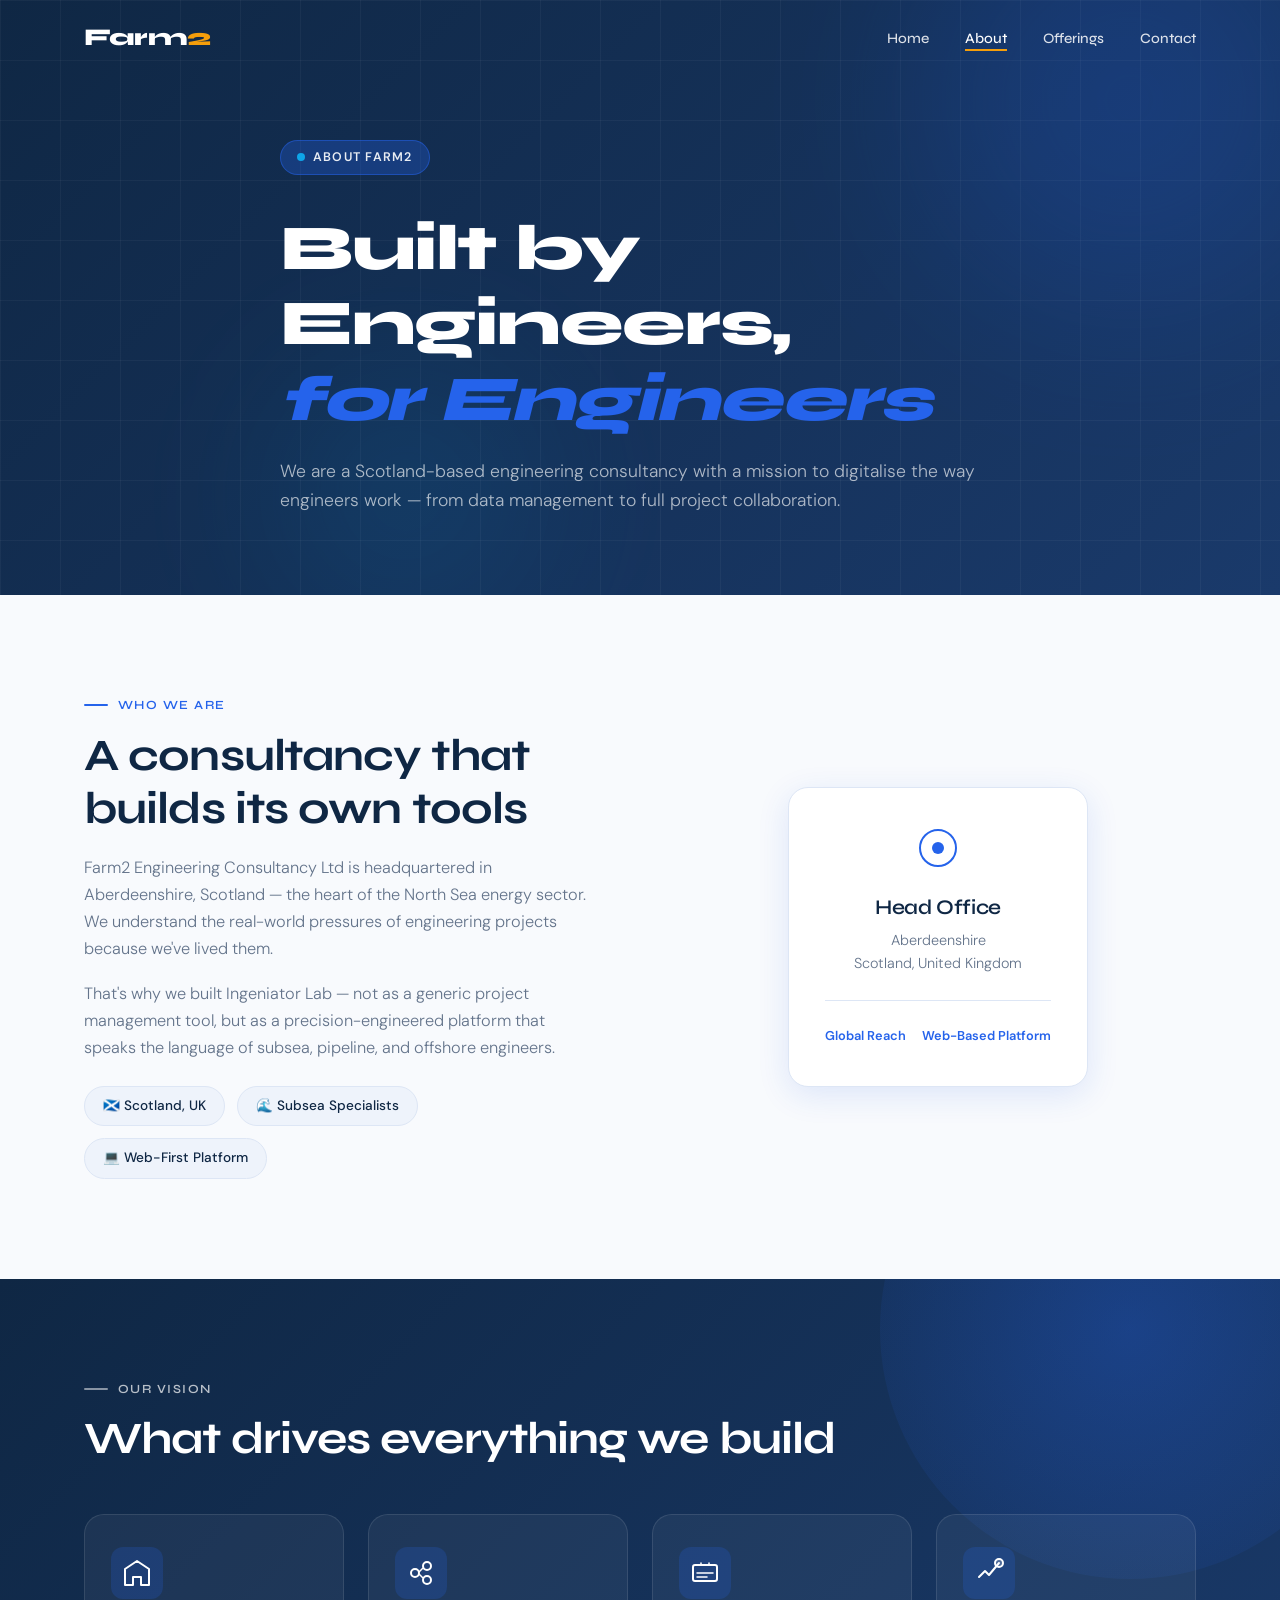
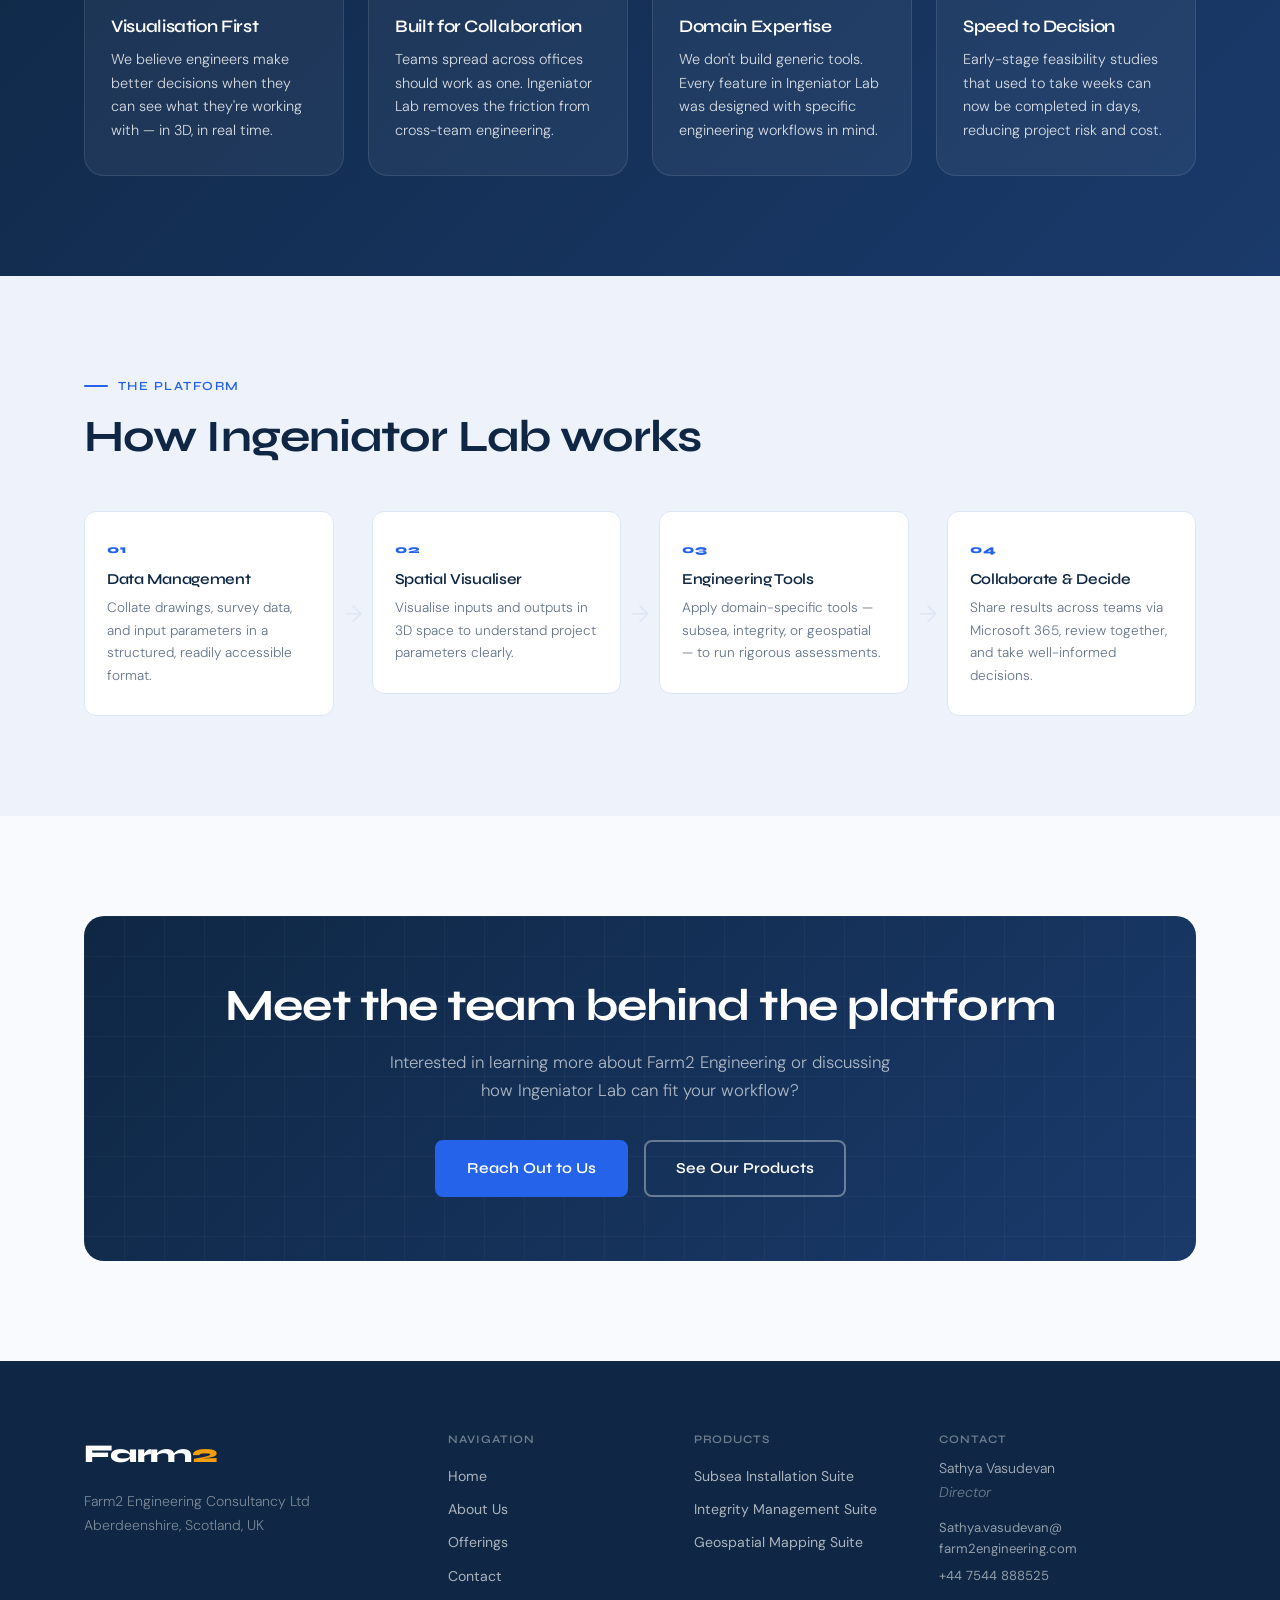
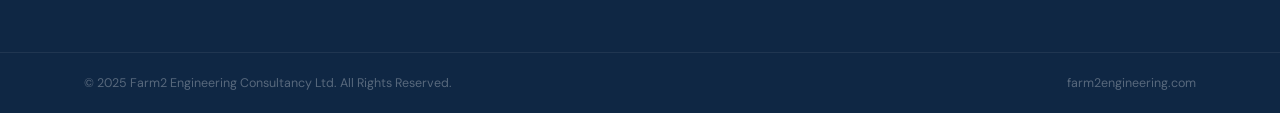
<file: files/about.html>
<!DOCTYPE html>
<html lang="en">
<head>
  <meta charset="UTF-8" />
  <meta name="viewport" content="width=device-width, initial-scale=1.0" />
  <title>About Us | Farm2 Engineering Consultancy</title>
  <link rel="stylesheet" href="style.css" />
  <link href="https://fonts.googleapis.com/css2?family=Syne:wght@400;500;600;700;800&family=DM+Sans:ital,opsz,wght@0,9..40,300;0,9..40,400;0,9..40,500;1,9..40,300&display=swap" rel="stylesheet" />
  <script src="https://code.jquery.com/jquery-3.7.1.min.js"></script>
</head>
<body>

<nav class="navbar" id="navbar">
  <div class="nav-inner">
    <a href="index.html" class="logo">Farm<span>2</span></a>
    <button class="hamburger" id="hamburger" aria-label="Menu">
      <span></span><span></span><span></span>
    </button>
    <ul class="nav-links" id="navLinks">
      <li><a href="index.html">Home</a></li>
      <li><a href="about.html" class="active">About</a></li>
      <li><a href="offerings.html">Offerings</a></li>
      <li><a href="contact.html">Contact</a></li>
    </ul>
  </div>
</nav>

<!-- PAGE HERO -->
<section class="page-hero">
  <div class="page-hero-bg">
    <div class="hero-grid"></div>
    <div class="hero-orb orb1"></div>
    <div class="hero-orb orb2"></div>
  </div>
  <div class="container">
    <div class="page-hero-content">
      <div class="hero-badge reveal">About Farm2</div>
      <h1 class="reveal">Built by Engineers,<br/><em>for Engineers</em></h1>
      <p class="reveal">We are a Scotland-based engineering consultancy with a mission to digitalise the way engineers work — from data management to full project collaboration.</p>
    </div>
  </div>
</section>

<!-- WHO WE ARE -->
<section class="section-about">
  <div class="container">
    <div class="about-grid">
      <div class="about-text">
        <div class="section-label reveal">Who We Are</div>
        <h2 class="section-title reveal">A consultancy that<br/>builds its own tools</h2>
        <p class="reveal">Farm2 Engineering Consultancy Ltd is headquartered in Aberdeenshire, Scotland — the heart of the North Sea energy sector. We understand the real-world pressures of engineering projects because we've lived them.</p>
        <p class="reveal">That's why we built Ingeniator Lab — not as a generic project management tool, but as a precision-engineered platform that speaks the language of subsea, pipeline, and offshore engineers.</p>
        <div class="about-pills reveal">
          <div class="about-pill">🏴󠁧󠁢󠁳󠁣󠁴󠁿 Scotland, UK</div>
          <div class="about-pill">🌊 Subsea Specialists</div>
          <div class="about-pill">💻 Web-First Platform</div>
        </div>
      </div>
      <div class="about-visual reveal">
        <div class="location-card">
          <div class="location-pin">
            <svg width="40" height="40" fill="none" viewBox="0 0 40 40"><circle cx="20" cy="20" r="18" stroke="#2563eb" stroke-width="2"/><circle cx="20" cy="20" r="6" fill="#2563eb"/></svg>
          </div>
          <h3>Head Office</h3>
          <p>Aberdeenshire<br/>Scotland, United Kingdom</p>
          <div class="location-divider"></div>
          <div class="location-stat">
            <span>Global Reach</span>
            <span>Web-Based Platform</span>
          </div>
        </div>
      </div>
    </div>
  </div>
</section>

<!-- VISION & VALUES -->
<section class="section-values">
  <div class="values-bg">
    <div class="promo-orb"></div>
  </div>
  <div class="container">
    <div class="section-label light reveal">Our Vision</div>
    <h2 class="section-title light reveal">What drives everything we build</h2>
    <div class="values-grid">
      <div class="value-card reveal" data-delay="0">
        <div class="value-icon">
          <svg width="32" height="32" fill="none" viewBox="0 0 32 32"><path d="M16 4L4 12v16h8v-8h8v8h8V12L16 4z" stroke="#fff" stroke-width="2" stroke-linejoin="round"/></svg>
        </div>
        <h4>Visualisation First</h4>
        <p>We believe engineers make better decisions when they can see what they're working with — in 3D, in real time.</p>
      </div>
      <div class="value-card reveal" data-delay="100">
        <div class="value-icon">
          <svg width="32" height="32" fill="none" viewBox="0 0 32 32"><circle cx="10" cy="16" r="4" stroke="#fff" stroke-width="2"/><circle cx="22" cy="9" r="4" stroke="#fff" stroke-width="2"/><circle cx="22" cy="23" r="4" stroke="#fff" stroke-width="2"/><path d="M14 15l4-4M14 17l4 4" stroke="#fff" stroke-width="1.5"/></svg>
        </div>
        <h4>Built for Collaboration</h4>
        <p>Teams spread across offices should work as one. Ingeniator Lab removes the friction from cross-team engineering.</p>
      </div>
      <div class="value-card reveal" data-delay="200">
        <div class="value-icon">
          <svg width="32" height="32" fill="none" viewBox="0 0 32 32"><rect x="4" y="8" width="24" height="16" rx="2" stroke="#fff" stroke-width="2"/><path d="M12 8V6M20 8V6M8 16h16M8 20h10" stroke="#fff" stroke-width="1.5" stroke-linecap="round"/></svg>
        </div>
        <h4>Domain Expertise</h4>
        <p>We don't build generic tools. Every feature in Ingeniator Lab was designed with specific engineering workflows in mind.</p>
      </div>
      <div class="value-card reveal" data-delay="300">
        <div class="value-icon">
          <svg width="32" height="32" fill="none" viewBox="0 0 32 32"><path d="M6 20l6-6 4 4 10-12" stroke="#fff" stroke-width="2" stroke-linecap="round" stroke-linejoin="round"/><circle cx="26" cy="6" r="4" fill="#fff" fill-opacity=".2" stroke="#fff" stroke-width="2"/></svg>
        </div>
        <h4>Speed to Decision</h4>
        <p>Early-stage feasibility studies that used to take weeks can now be completed in days, reducing project risk and cost.</p>
      </div>
    </div>
  </div>
</section>

<!-- WHAT INGENIATOR LAB IS -->
<section class="section-platform">
  <div class="container">
    <div class="section-label reveal">The Platform</div>
    <h2 class="section-title reveal">How Ingeniator Lab works</h2>
    <div class="platform-flow">
      <div class="flow-step reveal" data-delay="0">
        <div class="flow-num">01</div>
        <div class="flow-content">
          <h4>Data Management</h4>
          <p>Collate drawings, survey data, and input parameters in a structured, readily accessible format.</p>
        </div>
      </div>
      <div class="flow-arrow reveal">→</div>
      <div class="flow-step reveal" data-delay="100">
        <div class="flow-num">02</div>
        <div class="flow-content">
          <h4>Spatial Visualiser</h4>
          <p>Visualise inputs and outputs in 3D space to understand project parameters clearly.</p>
        </div>
      </div>
      <div class="flow-arrow reveal">→</div>
      <div class="flow-step reveal" data-delay="200">
        <div class="flow-num">03</div>
        <div class="flow-content">
          <h4>Engineering Tools</h4>
          <p>Apply domain-specific tools — subsea, integrity, or geospatial — to run rigorous assessments.</p>
        </div>
      </div>
      <div class="flow-arrow reveal">→</div>
      <div class="flow-step reveal" data-delay="300">
        <div class="flow-num">04</div>
        <div class="flow-content">
          <h4>Collaborate & Decide</h4>
          <p>Share results across teams via Microsoft 365, review together, and take well-informed decisions.</p>
        </div>
      </div>
    </div>
  </div>
</section>

<!-- CTA -->
<section class="section-cta">
  <div class="container">
    <div class="cta-box reveal">
      <h2>Meet the team behind the platform</h2>
      <p>Interested in learning more about Farm2 Engineering or discussing how Ingeniator Lab can fit your workflow?</p>
      <div class="cta-actions">
        <a href="contact.html" class="btn-primary">Reach Out to Us</a>
        <a href="offerings.html" class="btn-outline">See Our Products</a>
      </div>
    </div>
  </div>
</section>

<footer class="footer">
  <div class="container footer-inner">
    <div class="footer-brand">
      <div class="logo">Farm<span>2</span></div>
      <p>Farm2 Engineering Consultancy Ltd<br/>Aberdeenshire, Scotland, UK</p>
    </div>
    <div class="footer-links">
      <h5>Navigation</h5>
      <a href="index.html">Home</a>
      <a href="about.html">About Us</a>
      <a href="offerings.html">Offerings</a>
      <a href="contact.html">Contact</a>
    </div>
    <div class="footer-links">
      <h5>Products</h5>
      <a href="offerings.html">Subsea Installation Suite</a>
      <a href="offerings.html">Integrity Management Suite</a>
      <a href="offerings.html">Geospatial Mapping Suite</a>
    </div>
    <div class="footer-contact">
      <h5>Contact</h5>
      <p>Sathya Vasudevan<br/><em>Director</em></p>
      <a href="mailto:Sathya.vasudevan@farm2engineering.com">Sathya.vasudevan@<br/>farm2engineering.com</a>
      <a href="tel:+447544888525">+44 7544 888525</a>
    </div>
  </div>
  <div class="footer-bottom">
    <div class="container">
      <span>© 2025 Farm2 Engineering Consultancy Ltd. All Rights Reserved.</span>
      <span>farm2engineering.com</span>
    </div>
  </div>
</footer>

<script src="main.js"></script>
</body>
</html>
</file>
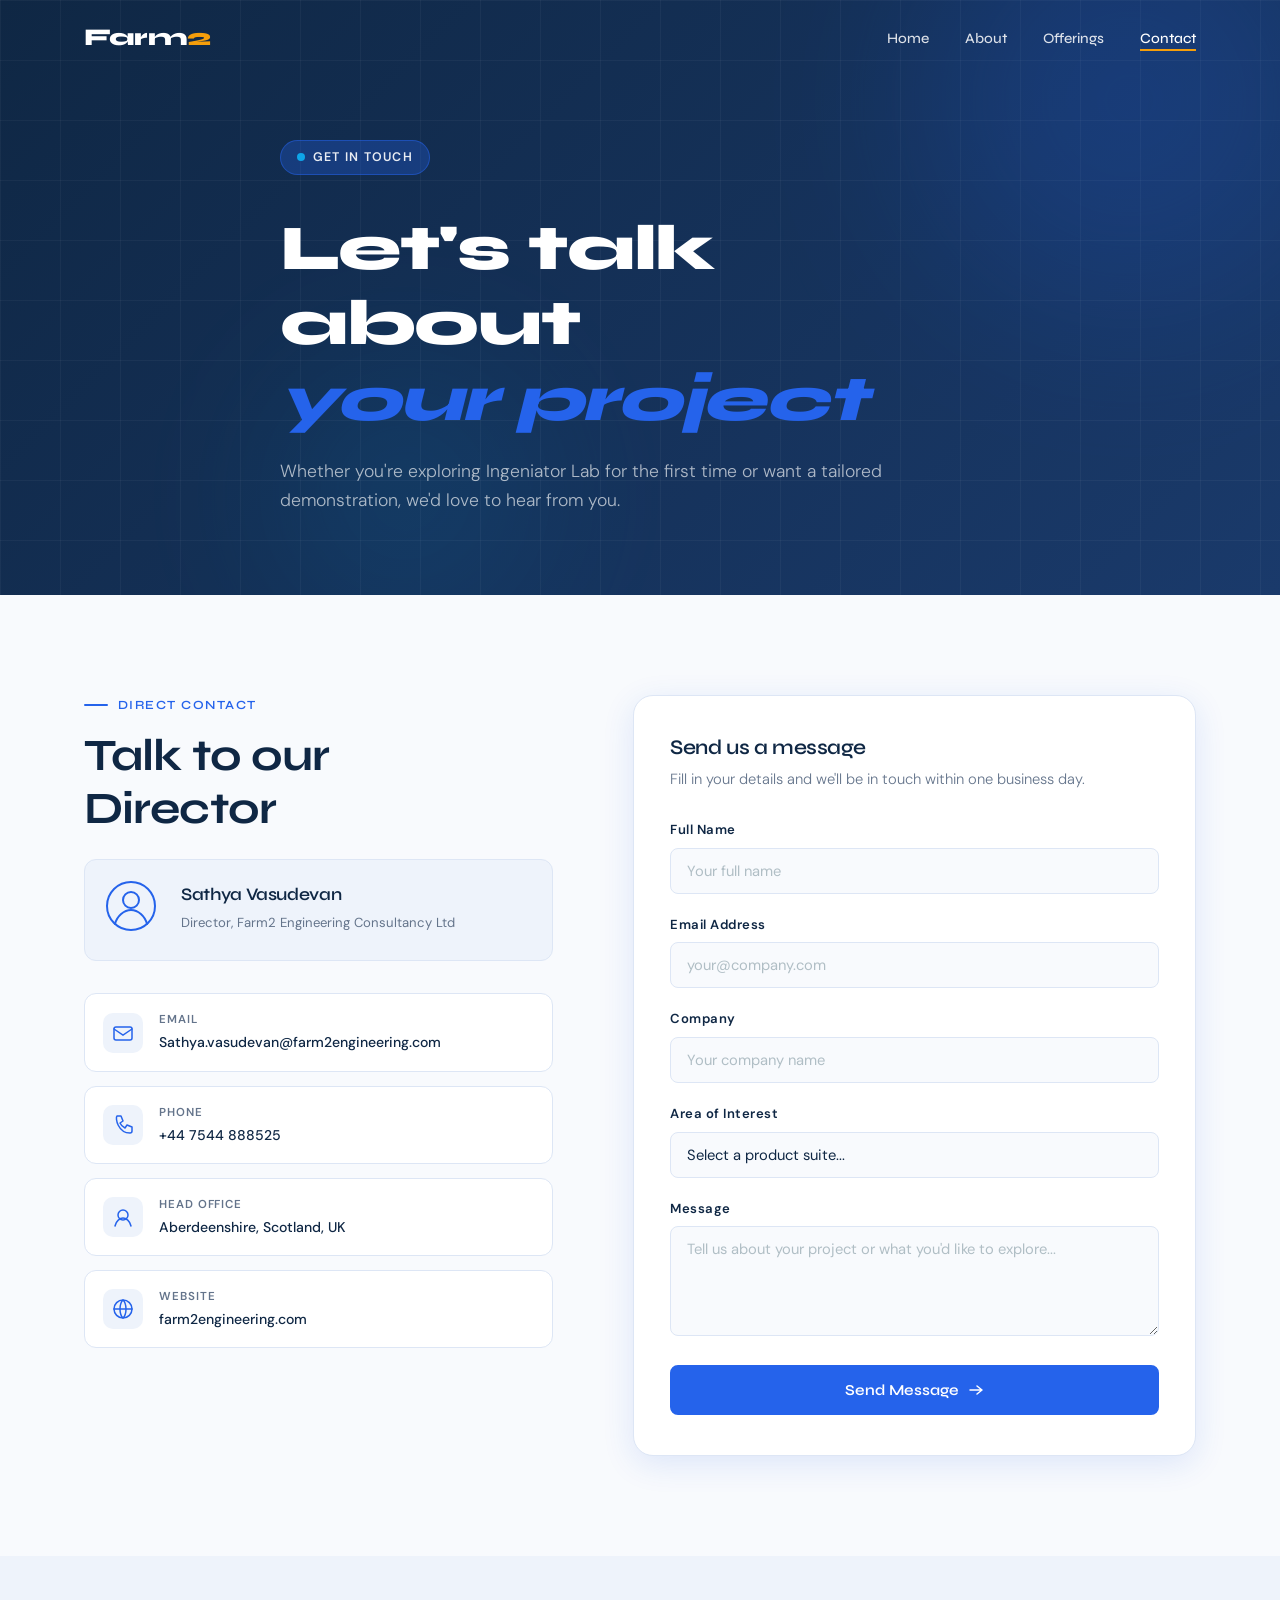
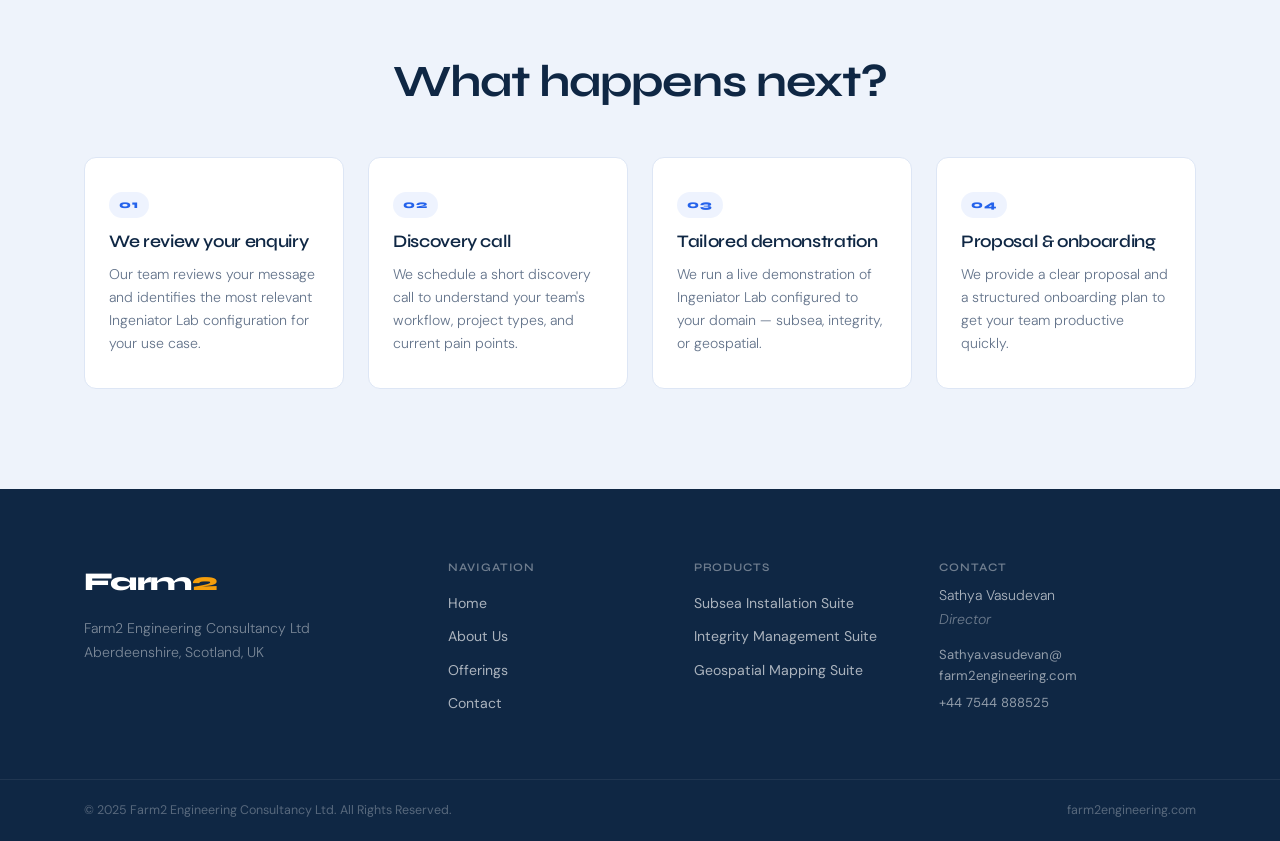
<file: files/contact.html>
<!DOCTYPE html>
<html lang="en">
<head>
  <meta charset="UTF-8" />
  <meta name="viewport" content="width=device-width, initial-scale=1.0" />
  <title>Contact | Farm2 Engineering Consultancy</title>
  <link rel="stylesheet" href="style.css" />
  <link href="https://fonts.googleapis.com/css2?family=Syne:wght@400;500;600;700;800&family=DM+Sans:ital,opsz,wght@0,9..40,300;0,9..40,400;0,9..40,500;1,9..40,300&display=swap" rel="stylesheet" />
  <script src="https://code.jquery.com/jquery-3.7.1.min.js"></script>
</head>
<body>

<nav class="navbar" id="navbar">
  <div class="nav-inner">
    <a href="index.html" class="logo">Farm<span>2</span></a>
    <button class="hamburger" id="hamburger" aria-label="Menu">
      <span></span><span></span><span></span>
    </button>
    <ul class="nav-links" id="navLinks">
      <li><a href="index.html">Home</a></li>
      <li><a href="about.html">About</a></li>
      <li><a href="offerings.html">Offerings</a></li>
      <li><a href="contact.html" class="active">Contact</a></li>
    </ul>
  </div>
</nav>

<!-- PAGE HERO -->
<section class="page-hero">
  <div class="page-hero-bg">
    <div class="hero-grid"></div>
    <div class="hero-orb orb1"></div>
    <div class="hero-orb orb2"></div>
  </div>
  <div class="container">
    <div class="page-hero-content">
      <div class="hero-badge reveal">Get in Touch</div>
      <h1 class="reveal">Let's talk about<br/><em>your project</em></h1>
      <p class="reveal">Whether you're exploring Ingeniator Lab for the first time or want a tailored demonstration, we'd love to hear from you.</p>
    </div>
  </div>
</section>

<!-- CONTACT SECTION -->
<section class="section-contact">
  <div class="container">
    <div class="contact-grid">

      <!-- CONTACT INFO -->
      <div class="contact-info">
        <div class="section-label reveal">Direct Contact</div>
        <h2 class="section-title reveal">Talk to our<br/>Director</h2>

        <div class="contact-person reveal">
          <div class="person-avatar">
            <svg width="52" height="52" fill="none" viewBox="0 0 52 52"><circle cx="26" cy="26" r="24" stroke="#2563eb" stroke-width="2"/><circle cx="26" cy="20" r="8" stroke="#2563eb" stroke-width="2"/><path d="M10 44c2-8 9-14 16-14s14 6 16 14" stroke="#2563eb" stroke-width="2" stroke-linecap="round"/></svg>
          </div>
          <div class="person-info">
            <h4>Sathya Vasudevan</h4>
            <span>Director, Farm2 Engineering Consultancy Ltd</span>
          </div>
        </div>

        <div class="contact-methods reveal">
          <a href="mailto:Sathya.vasudevan@farm2engineering.com" class="contact-method">
            <div class="cm-icon">
              <svg width="22" height="22" fill="none" viewBox="0 0 22 22"><rect x="2" y="5" width="18" height="13" rx="2" stroke="#2563eb" stroke-width="1.5"/><path d="M2 7l9 6 9-6" stroke="#2563eb" stroke-width="1.5" stroke-linecap="round"/></svg>
            </div>
            <div class="cm-text">
              <span class="cm-label">Email</span>
              <span class="cm-value">Sathya.vasudevan@farm2engineering.com</span>
            </div>
          </a>
          <a href="tel:+447544888525" class="contact-method">
            <div class="cm-icon">
              <svg width="22" height="22" fill="none" viewBox="0 0 22 22"><path d="M5 2h4l2 5-3 2a10 10 0 005 5l2-3 5 2v4a2 2 0 01-2 2C6 19 3 4 5 2z" stroke="#2563eb" stroke-width="1.5" stroke-linejoin="round"/></svg>
            </div>
            <div class="cm-text">
              <span class="cm-label">Phone</span>
              <span class="cm-value">+44 7544 888525</span>
            </div>
          </a>
          <div class="contact-method no-link">
            <div class="cm-icon">
              <svg width="22" height="22" fill="none" viewBox="0 0 22 22"><circle cx="11" cy="9" r="5" stroke="#2563eb" stroke-width="1.5"/><path d="M3 20c1-5 5-8 8-8s7 3 8 8" stroke="#2563eb" stroke-width="1.5" stroke-linecap="round"/></svg>
            </div>
            <div class="cm-text">
              <span class="cm-label">Head Office</span>
              <span class="cm-value">Aberdeenshire, Scotland, UK</span>
            </div>
          </div>
          <a href="https://www.farm2engineering.com" target="_blank" class="contact-method">
            <div class="cm-icon">
              <svg width="22" height="22" fill="none" viewBox="0 0 22 22"><circle cx="11" cy="11" r="9" stroke="#2563eb" stroke-width="1.5"/><path d="M11 2c-4 4-4 14 0 18M11 2c4 4 4 14 0 18M2 11h18" stroke="#2563eb" stroke-width="1.5" stroke-linecap="round"/></svg>
            </div>
            <div class="cm-text">
              <span class="cm-label">Website</span>
              <span class="cm-value">farm2engineering.com</span>
            </div>
          </a>
        </div>
      </div>

      <!-- CONTACT FORM -->
      <div class="contact-form-wrap reveal">
        <div class="form-card">
          <h3>Send us a message</h3>
          <p>Fill in your details and we'll be in touch within one business day.</p>
          <div class="form-group">
            <label for="name">Full Name</label>
            <input type="text" id="name" placeholder="Your full name" />
          </div>
          <div class="form-group">
            <label for="email">Email Address</label>
            <input type="email" id="email" placeholder="your@company.com" />
          </div>
          <div class="form-group">
            <label for="company">Company</label>
            <input type="text" id="company" placeholder="Your company name" />
          </div>
          <div class="form-group">
            <label for="interest">Area of Interest</label>
            <select id="interest">
              <option value="">Select a product suite...</option>
              <option>Subsea Installation Suite</option>
              <option>Integrity Management Suite</option>
              <option>Geospatial Mapping Suite</option>
              <option>General Enquiry</option>
            </select>
          </div>
          <div class="form-group">
            <label for="message">Message</label>
            <textarea id="message" rows="4" placeholder="Tell us about your project or what you'd like to explore..."></textarea>
          </div>
          <button class="btn-primary btn-full" id="submitBtn" type="button">
            Send Message
            <svg width="18" height="18" fill="none" viewBox="0 0 18 18"><path d="M3 9h12M10 5l5 4-5 4" stroke="currentColor" stroke-width="1.5" stroke-linecap="round" stroke-linejoin="round"/></svg>
          </button>
          <div class="form-success" id="formSuccess">
            <svg width="24" height="24" fill="none" viewBox="0 0 24 24"><circle cx="12" cy="12" r="10" stroke="#16a34a" stroke-width="2"/><path d="M7 12l3 3 7-7" stroke="#16a34a" stroke-width="2" stroke-linecap="round"/></svg>
            Thank you! We'll be in touch shortly.
          </div>
        </div>
      </div>
    </div>
  </div>
</section>

<!-- WHY REACH OUT -->
<section class="section-why-contact">
  <div class="container">
    <h2 class="section-title reveal" style="text-align:center">What happens next?</h2>
    <div class="next-steps">
      <div class="next-step reveal" data-delay="0">
        <div class="next-num">01</div>
        <h4>We review your enquiry</h4>
        <p>Our team reviews your message and identifies the most relevant Ingeniator Lab configuration for your use case.</p>
      </div>
      <div class="next-step reveal" data-delay="100">
        <div class="next-num">02</div>
        <h4>Discovery call</h4>
        <p>We schedule a short discovery call to understand your team's workflow, project types, and current pain points.</p>
      </div>
      <div class="next-step reveal" data-delay="200">
        <div class="next-num">03</div>
        <h4>Tailored demonstration</h4>
        <p>We run a live demonstration of Ingeniator Lab configured to your domain — subsea, integrity, or geospatial.</p>
      </div>
      <div class="next-step reveal" data-delay="300">
        <div class="next-num">04</div>
        <h4>Proposal & onboarding</h4>
        <p>We provide a clear proposal and a structured onboarding plan to get your team productive quickly.</p>
      </div>
    </div>
  </div>
</section>

<footer class="footer">
  <div class="container footer-inner">
    <div class="footer-brand">
      <div class="logo">Farm<span>2</span></div>
      <p>Farm2 Engineering Consultancy Ltd<br/>Aberdeenshire, Scotland, UK</p>
    </div>
    <div class="footer-links">
      <h5>Navigation</h5>
      <a href="index.html">Home</a>
      <a href="about.html">About Us</a>
      <a href="offerings.html">Offerings</a>
      <a href="contact.html">Contact</a>
    </div>
    <div class="footer-links">
      <h5>Products</h5>
      <a href="offerings.html">Subsea Installation Suite</a>
      <a href="offerings.html">Integrity Management Suite</a>
      <a href="offerings.html">Geospatial Mapping Suite</a>
    </div>
    <div class="footer-contact">
      <h5>Contact</h5>
      <p>Sathya Vasudevan<br/><em>Director</em></p>
      <a href="mailto:Sathya.vasudevan@farm2engineering.com">Sathya.vasudevan@<br/>farm2engineering.com</a>
      <a href="tel:+447544888525">+44 7544 888525</a>
    </div>
  </div>
  <div class="footer-bottom">
    <div class="container">
      <span>© 2025 Farm2 Engineering Consultancy Ltd. All Rights Reserved.</span>
      <span>farm2engineering.com</span>
    </div>
  </div>
</footer>

<script src="main.js"></script>
</body>
</html>
</file>
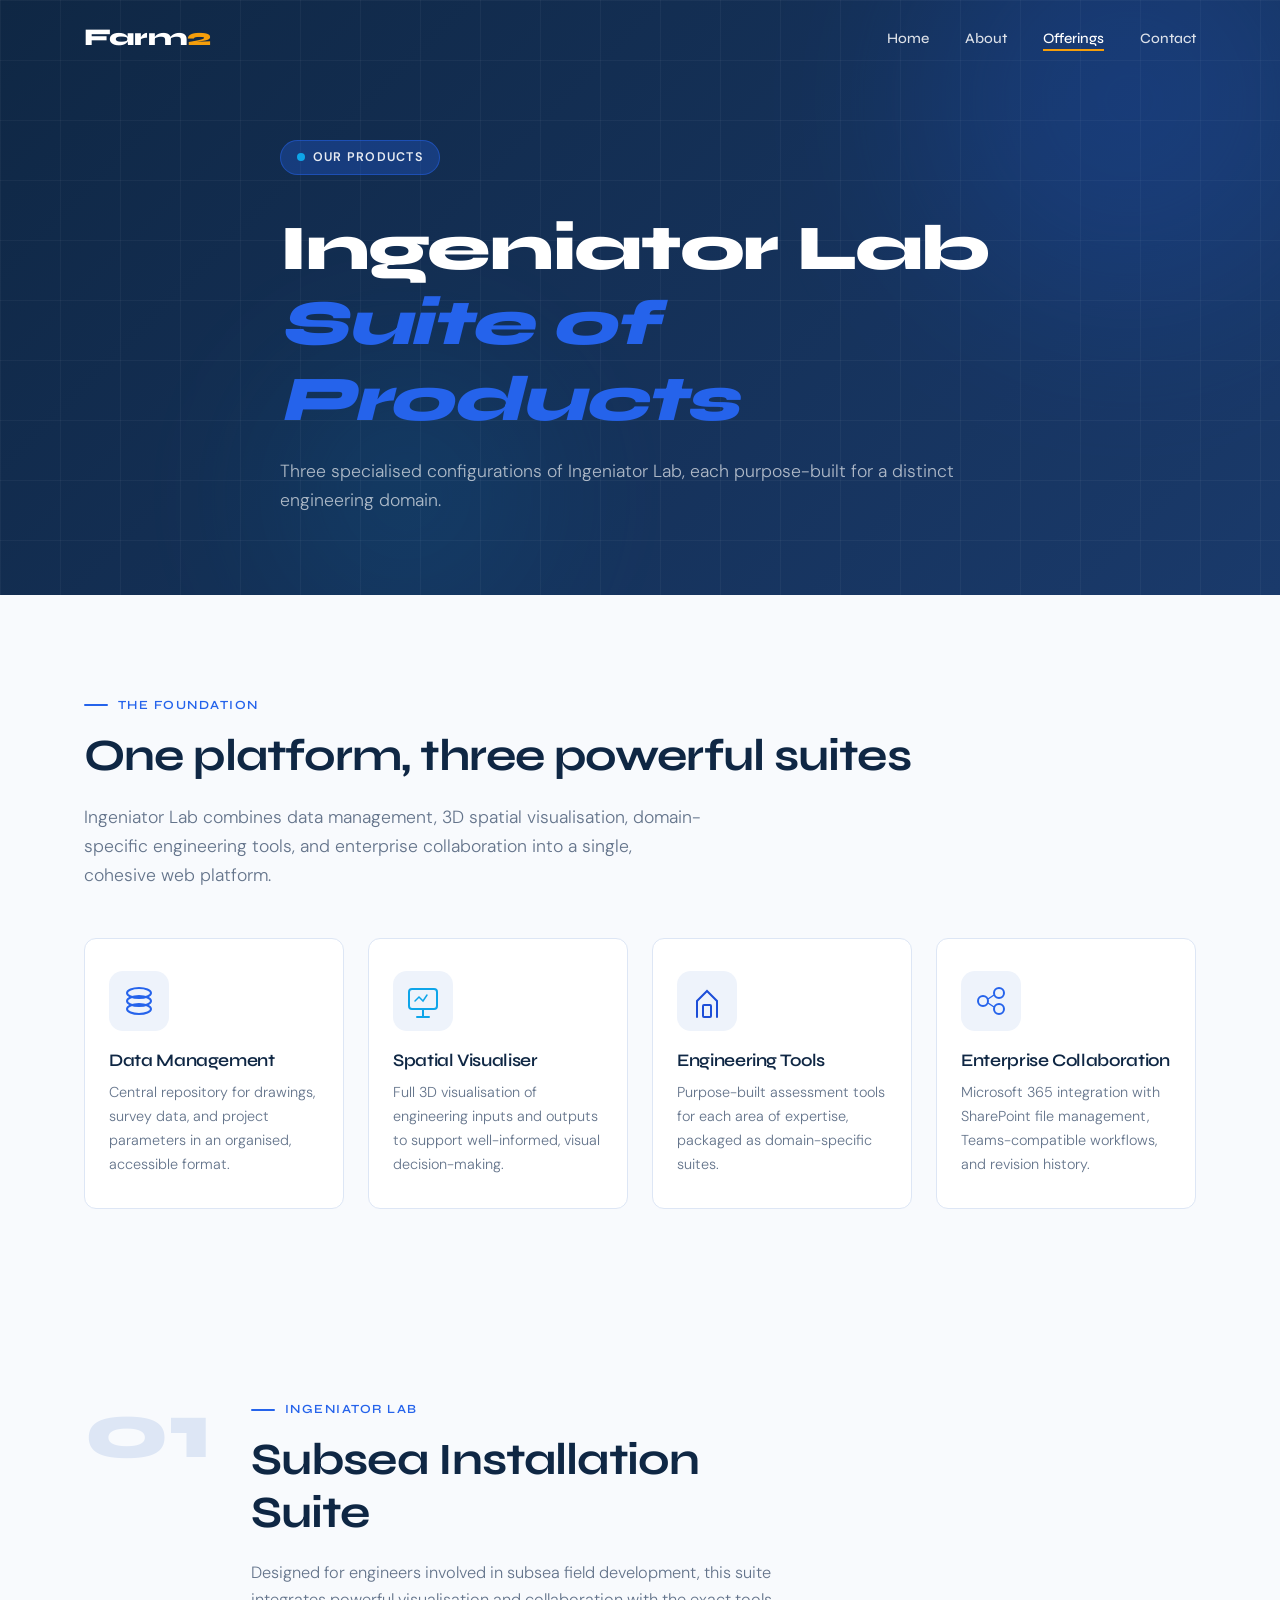
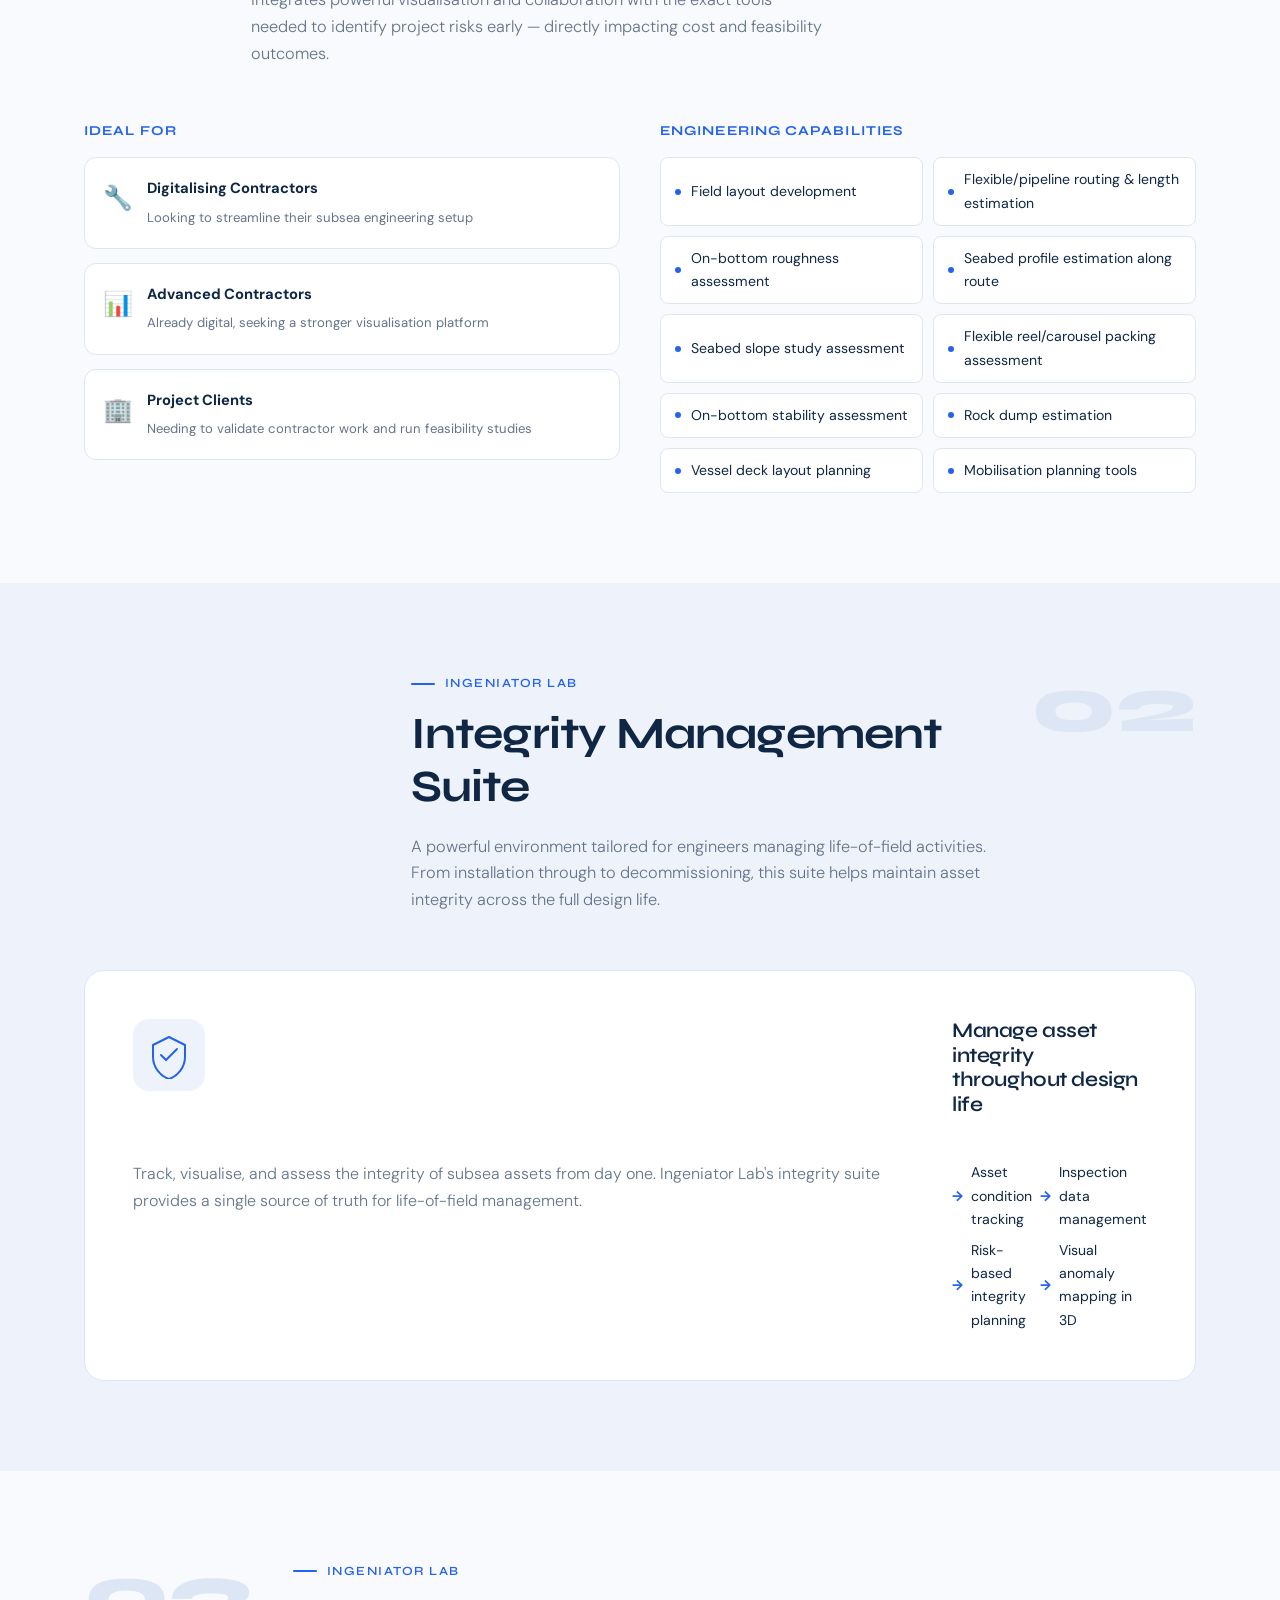
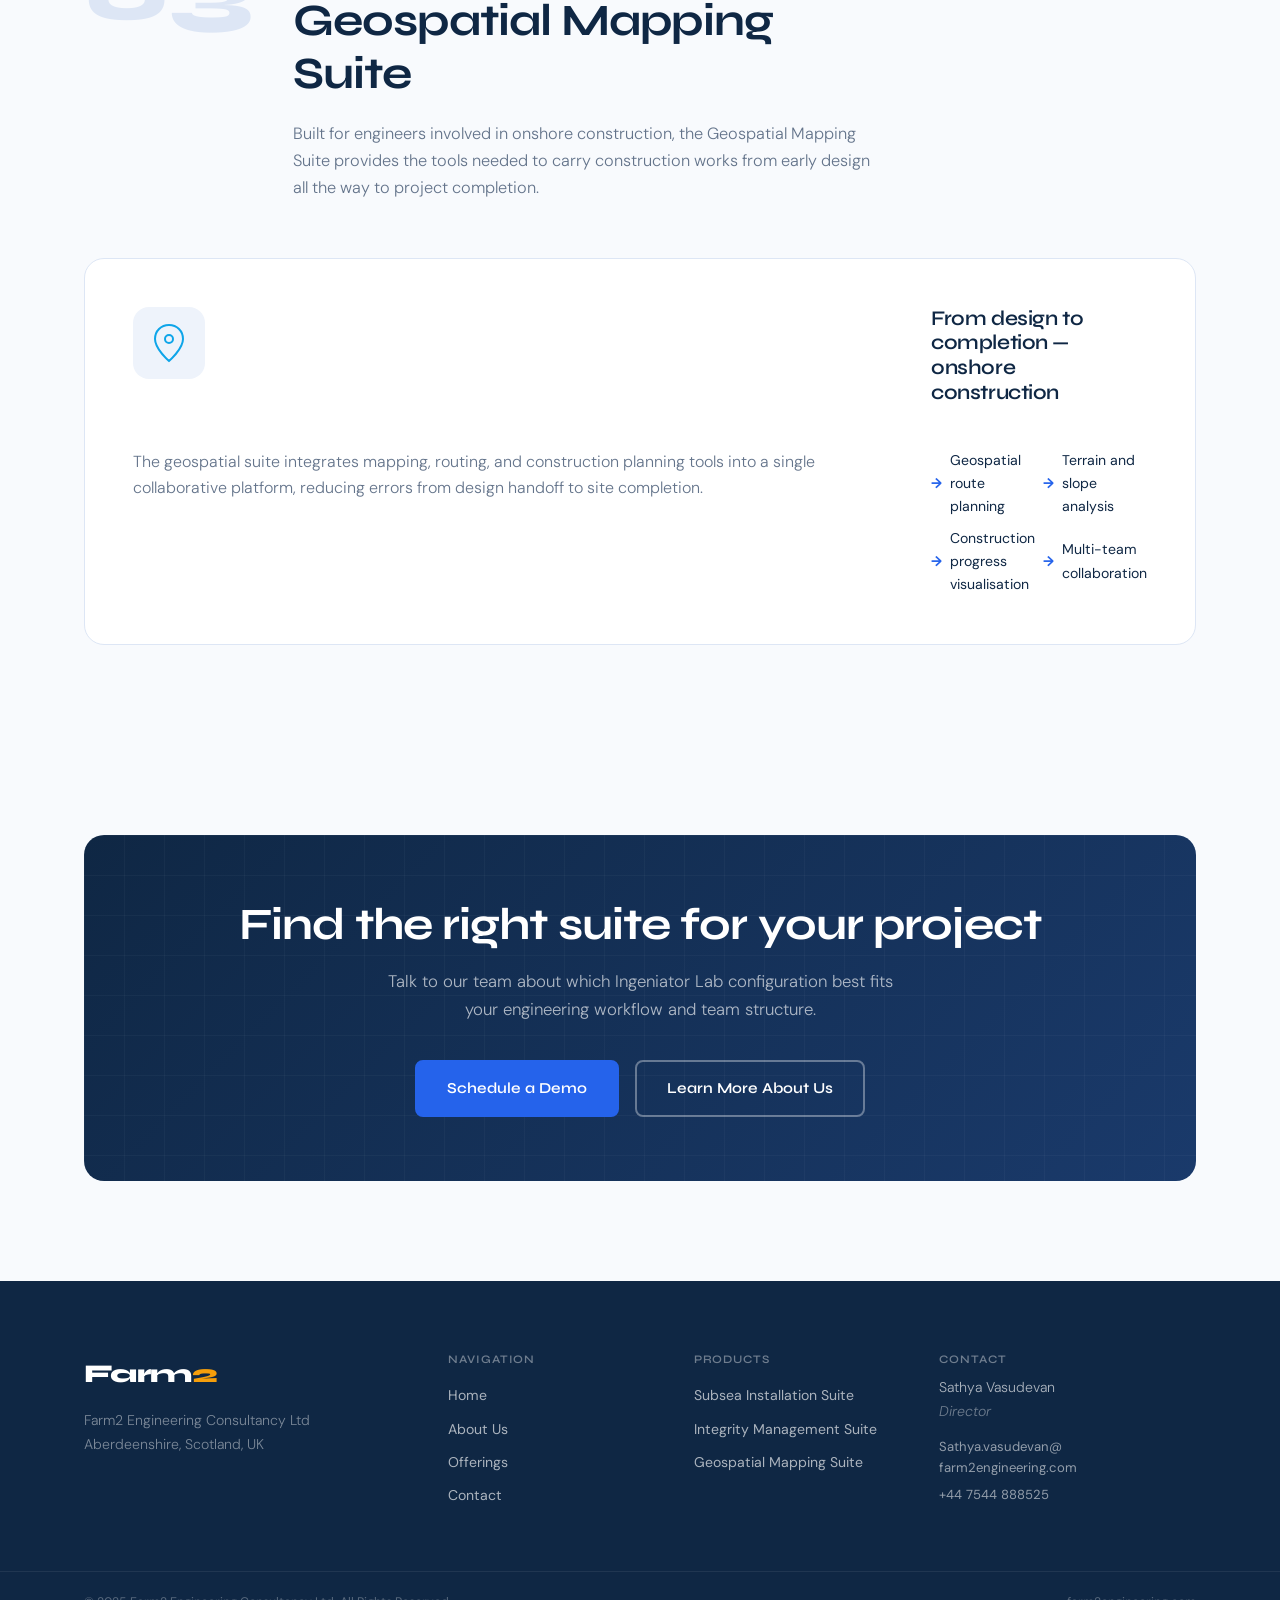
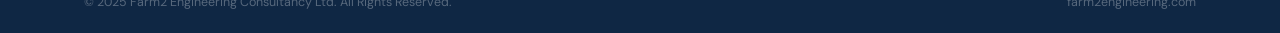
<file: files/offerings.html>
<!DOCTYPE html>
<html lang="en">
<head>
  <meta charset="UTF-8" />
  <meta name="viewport" content="width=device-width, initial-scale=1.0" />
  <title>Offerings | Farm2 Engineering Consultancy</title>
  <link rel="stylesheet" href="style.css" />
  <link href="https://fonts.googleapis.com/css2?family=Syne:wght@400;500;600;700;800&family=DM+Sans:ital,opsz,wght@0,9..40,300;0,9..40,400;0,9..40,500;1,9..40,300&display=swap" rel="stylesheet" />
  <script src="https://code.jquery.com/jquery-3.7.1.min.js"></script>
</head>
<body>

<nav class="navbar" id="navbar">
  <div class="nav-inner">
    <a href="index.html" class="logo">Farm<span>2</span></a>
    <button class="hamburger" id="hamburger" aria-label="Menu">
      <span></span><span></span><span></span>
    </button>
    <ul class="nav-links" id="navLinks">
      <li><a href="index.html">Home</a></li>
      <li><a href="about.html">About</a></li>
      <li><a href="offerings.html" class="active">Offerings</a></li>
      <li><a href="contact.html">Contact</a></li>
    </ul>
  </div>
</nav>

<!-- PAGE HERO -->
<section class="page-hero">
  <div class="page-hero-bg">
    <div class="hero-grid"></div>
    <div class="hero-orb orb1"></div>
    <div class="hero-orb orb2"></div>
  </div>
  <div class="container">
    <div class="page-hero-content">
      <div class="hero-badge reveal">Our Products</div>
      <h1 class="reveal">Ingeniator Lab<br/><em>Suite of Products</em></h1>
      <p class="reveal">Three specialised configurations of Ingeniator Lab, each purpose-built for a distinct engineering domain.</p>
    </div>
  </div>
</section>

<!-- PLATFORM OVERVIEW -->
<section class="section-platform-overview">
  <div class="container">
    <div class="section-label reveal">The Foundation</div>
    <h2 class="section-title reveal">One platform, three powerful suites</h2>
    <p class="section-intro reveal">Ingeniator Lab combines data management, 3D spatial visualisation, domain-specific engineering tools, and enterprise collaboration into a single, cohesive web platform.</p>

    <div class="pillars-grid">
      <div class="pillar reveal" data-delay="0">
        <div class="pillar-icon">
          <svg width="40" height="40" fill="none" viewBox="0 0 40 40"><ellipse cx="20" cy="28" rx="12" ry="5" stroke="#2563eb" stroke-width="2"/><ellipse cx="20" cy="20" rx="12" ry="5" stroke="#2563eb" stroke-width="2"/><ellipse cx="20" cy="12" rx="12" ry="5" stroke="#2563eb" stroke-width="2"/></svg>
        </div>
        <h4>Data Management</h4>
        <p>Central repository for drawings, survey data, and project parameters in an organised, accessible format.</p>
      </div>
      <div class="pillar reveal" data-delay="100">
        <div class="pillar-icon">
          <svg width="40" height="40" fill="none" viewBox="0 0 40 40"><rect x="6" y="8" width="28" height="20" rx="3" stroke="#0ea5e9" stroke-width="2"/><path d="M14 36h12M20 28v8" stroke="#0ea5e9" stroke-width="2" stroke-linecap="round"/><path d="M12 20l4-4 4 4 4-6" stroke="#0ea5e9" stroke-width="1.5" stroke-linecap="round"/></svg>
        </div>
        <h4>Spatial Visualiser</h4>
        <p>Full 3D visualisation of engineering inputs and outputs to support well-informed, visual decision-making.</p>
      </div>
      <div class="pillar reveal" data-delay="200">
        <div class="pillar-icon">
          <svg width="40" height="40" fill="none" viewBox="0 0 40 40"><path d="M10 36V20l10-10 10 10v16" stroke="#1d4ed8" stroke-width="2" stroke-linecap="round"/><rect x="16" y="24" width="8" height="12" rx="1" stroke="#1d4ed8" stroke-width="2"/></svg>
        </div>
        <h4>Engineering Tools</h4>
        <p>Purpose-built assessment tools for each area of expertise, packaged as domain-specific suites.</p>
      </div>
      <div class="pillar reveal" data-delay="300">
        <div class="pillar-icon">
          <svg width="40" height="40" fill="none" viewBox="0 0 40 40"><circle cx="12" cy="20" r="5" stroke="#2563eb" stroke-width="2"/><circle cx="28" cy="12" r="5" stroke="#2563eb" stroke-width="2"/><circle cx="28" cy="28" r="5" stroke="#2563eb" stroke-width="2"/><path d="M17 18l6-4M17 22l6 4" stroke="#2563eb" stroke-width="1.5"/></svg>
        </div>
        <h4>Enterprise Collaboration</h4>
        <p>Microsoft 365 integration with SharePoint file management, Teams-compatible workflows, and revision history.</p>
      </div>
    </div>
  </div>
</section>

<!-- SUITE 1: SUBSEA -->
<section class="section-suite" id="subsea">
  <div class="container">
    <div class="suite-header">
      <div class="suite-num">01</div>
      <div class="suite-info">
        <div class="section-label reveal">Ingeniator Lab</div>
        <h2 class="section-title reveal">Subsea Installation<br/>Suite</h2>
        <p class="reveal">Designed for engineers involved in subsea field development, this suite integrates powerful visualisation and collaboration with the exact tools needed to identify project risks early — directly impacting cost and feasibility outcomes.</p>
      </div>
    </div>

    <div class="suite-body">
      <div class="suite-customers reveal">
        <h4>Ideal for</h4>
        <div class="customer-cards">
          <div class="customer-card">
            <div class="customer-icon">🔧</div>
            <div>
              <strong>Digitalising Contractors</strong>
              <span>Looking to streamline their subsea engineering setup</span>
            </div>
          </div>
          <div class="customer-card">
            <div class="customer-icon">📊</div>
            <div>
              <strong>Advanced Contractors</strong>
              <span>Already digital, seeking a stronger visualisation platform</span>
            </div>
          </div>
          <div class="customer-card">
            <div class="customer-icon">🏢</div>
            <div>
              <strong>Project Clients</strong>
              <span>Needing to validate contractor work and run feasibility studies</span>
            </div>
          </div>
        </div>
      </div>
      <div class="suite-tools reveal">
        <h4>Engineering Capabilities</h4>
        <div class="tools-grid">
          <div class="tool-item"><span class="tool-dot"></span>Field layout development</div>
          <div class="tool-item"><span class="tool-dot"></span>Flexible/pipeline routing & length estimation</div>
          <div class="tool-item"><span class="tool-dot"></span>On-bottom roughness assessment</div>
          <div class="tool-item"><span class="tool-dot"></span>Seabed profile estimation along route</div>
          <div class="tool-item"><span class="tool-dot"></span>Seabed slope study assessment</div>
          <div class="tool-item"><span class="tool-dot"></span>Flexible reel/carousel packing assessment</div>
          <div class="tool-item"><span class="tool-dot"></span>On-bottom stability assessment</div>
          <div class="tool-item"><span class="tool-dot"></span>Rock dump estimation</div>
          <div class="tool-item"><span class="tool-dot"></span>Vessel deck layout planning</div>
          <div class="tool-item"><span class="tool-dot"></span>Mobilisation planning tools</div>
        </div>
      </div>
    </div>
  </div>
</section>

<!-- SUITE 2: INTEGRITY -->
<section class="section-suite suite-alt" id="integrity">
  <div class="container">
    <div class="suite-header reverse">
      <div class="suite-num">02</div>
      <div class="suite-info">
        <div class="section-label reveal">Ingeniator Lab</div>
        <h2 class="section-title reveal">Integrity Management<br/>Suite</h2>
        <p class="reveal">A powerful environment tailored for engineers managing life-of-field activities. From installation through to decommissioning, this suite helps maintain asset integrity across the full design life.</p>
      </div>
    </div>
    <div class="suite-body">
      <div class="suite-highlight reveal">
        <div class="highlight-card">
          <div class="highlight-icon">
            <svg width="48" height="48" fill="none" viewBox="0 0 48 48"><path d="M24 6L8 14v12c0 10 7 19 16 22 9-3 16-12 16-22V14L24 6z" stroke="#2563eb" stroke-width="2" stroke-linejoin="round"/><path d="M16 24l5 5 11-11" stroke="#2563eb" stroke-width="2" stroke-linecap="round"/></svg>
          </div>
          <h4>Manage asset integrity throughout design life</h4>
          <p>Track, visualise, and assess the integrity of subsea assets from day one. Ingeniator Lab's integrity suite provides a single source of truth for life-of-field management.</p>
          <ul class="highlight-list">
            <li>Asset condition tracking</li>
            <li>Inspection data management</li>
            <li>Risk-based integrity planning</li>
            <li>Visual anomaly mapping in 3D</li>
          </ul>
        </div>
      </div>
    </div>
  </div>
</section>

<!-- SUITE 3: GEOSPATIAL -->
<section class="section-suite" id="geospatial">
  <div class="container">
    <div class="suite-header">
      <div class="suite-num">03</div>
      <div class="suite-info">
        <div class="section-label reveal">Ingeniator Lab</div>
        <h2 class="section-title reveal">Geospatial Mapping<br/>Suite</h2>
        <p class="reveal">Built for engineers involved in onshore construction, the Geospatial Mapping Suite provides the tools needed to carry construction works from early design all the way to project completion.</p>
      </div>
    </div>
    <div class="suite-body">
      <div class="suite-highlight reveal">
        <div class="highlight-card">
          <div class="highlight-icon">
            <svg width="48" height="48" fill="none" viewBox="0 0 48 48"><path d="M24 6c-8 0-14 6-14 14 0 10 14 22 14 22s14-12 14-22c0-8-6-14-14-14z" stroke="#0ea5e9" stroke-width="2"/><circle cx="24" cy="20" r="4" stroke="#0ea5e9" stroke-width="2"/></svg>
          </div>
          <h4>From design to completion — onshore construction</h4>
          <p>The geospatial suite integrates mapping, routing, and construction planning tools into a single collaborative platform, reducing errors from design handoff to site completion.</p>
          <ul class="highlight-list">
            <li>Geospatial route planning</li>
            <li>Terrain and slope analysis</li>
            <li>Construction progress visualisation</li>
            <li>Multi-team collaboration</li>
          </ul>
        </div>
      </div>
    </div>
  </div>
</section>

<!-- CTA -->
<section class="section-cta">
  <div class="container">
    <div class="cta-box reveal">
      <h2>Find the right suite for your project</h2>
      <p>Talk to our team about which Ingeniator Lab configuration best fits your engineering workflow and team structure.</p>
      <div class="cta-actions">
        <a href="contact.html" class="btn-primary">Schedule a Demo</a>
        <a href="about.html" class="btn-outline">Learn More About Us</a>
      </div>
    </div>
  </div>
</section>

<footer class="footer">
  <div class="container footer-inner">
    <div class="footer-brand">
      <div class="logo">Farm<span>2</span></div>
      <p>Farm2 Engineering Consultancy Ltd<br/>Aberdeenshire, Scotland, UK</p>
    </div>
    <div class="footer-links">
      <h5>Navigation</h5>
      <a href="index.html">Home</a>
      <a href="about.html">About Us</a>
      <a href="offerings.html">Offerings</a>
      <a href="contact.html">Contact</a>
    </div>
    <div class="footer-links">
      <h5>Products</h5>
      <a href="offerings.html#subsea">Subsea Installation Suite</a>
      <a href="offerings.html#integrity">Integrity Management Suite</a>
      <a href="offerings.html#geospatial">Geospatial Mapping Suite</a>
    </div>
    <div class="footer-contact">
      <h5>Contact</h5>
      <p>Sathya Vasudevan<br/><em>Director</em></p>
      <a href="mailto:Sathya.vasudevan@farm2engineering.com">Sathya.vasudevan@<br/>farm2engineering.com</a>
      <a href="tel:+447544888525">+44 7544 888525</a>
    </div>
  </div>
  <div class="footer-bottom">
    <div class="container">
      <span>© 2025 Farm2 Engineering Consultancy Ltd. All Rights Reserved.</span>
      <span>farm2engineering.com</span>
    </div>
  </div>
</footer>

<script src="main.js"></script>
</body>
</html>
</file>
<file: assets/css/theme.css>
/*
 * ╔══════════════════════════════════════════════════════════════════╗
 * ║            GEOTECH PRO — MASTER THEME CONFIGURATION             ║
 * ║  HOW TO CHANGE THEME:                                           ║
 * ║  1. Open index.html                                             ║
 * ║  2. Find <html data-theme="dark-navy">                          ║
 * ║  3. Change value to any theme below:                            ║
 * ║     • dark-navy   (default — deep blue/teal, dark)             ║
 * ║     • light-pro   (clean white/blue, professional)             ║
 * ║     • ocean-teal  (dark teal/green, environmental)             ║
 * ║     • carbon      (pure black/orange, industrial)              ║
 * ║  4. Save — done. Every page updates instantly.                  ║
 * ╚══════════════════════════════════════════════════════════════════╝
 */

/* ════════════════════════════════════════════════════
   THEME 1: DARK NAVY  (default — data-theme="dark-navy")
   Deep oceanic blue with electric cyan accents
   ════════════════════════════════════════════════════ */
[data-theme="dark-navy"] {
  /* Backgrounds */
  --bg-page:          #070C18;
  --bg-section:       #0C1220;
  --bg-card:          #0C1220;
  --bg-card-alt:      #111A2E;
  --bg-input:         #111A2E;
  --bg-nav:           rgba(7, 12, 24, 0.95);
  --bg-overlay:       rgba(7, 12, 24, 0.97);
  --bg-hero:          linear-gradient(135deg, #070C18 0%, #0C1220 55%, #060E1C 100%);

  /* Text */
  --text-primary:     #FFFFFF;
  --text-secondary:   #A8BCDA;
  --text-muted:       #5D728F;
  --text-heading:     #FFFFFF;

  /* Brand / Accent */
  --accent-1:         #1471D8;
  --accent-2:         #00CFEE;
  --accent-hover:     #2E9CFF;
  --gradient-brand:   linear-gradient(135deg, #1471D8 0%, #00CFEE 100%);
  --gradient-hero-orb: rgba(20, 113, 216, 0.17);
  --gradient-orb-2:   rgba(0, 207, 238, 0.09);

  /* UI Chrome */
  --border-color:     rgba(30, 75, 150, 0.22);
  --border-hover:     rgba(20, 113, 216, 0.45);
  --shadow-brand:     0 0 50px rgba(20, 113, 216, 0.22);
  --shadow-card:      0 12px 48px rgba(0, 0, 0, 0.45);
  --shadow-nav:       0 4px 32px rgba(0, 0, 0, 0.5);
  --shadow-btn:       0 6px 28px rgba(20, 113, 216, 0.4);
  --shadow-btn-hover: 0 12px 40px rgba(20, 113, 216, 0.6);

  /* Interactive States */
  --card-hover-bg:    rgba(20, 113, 216, 0.06);
  --nav-link-hover:   rgba(20, 113, 216, 0.12);
  --tag-bg:           rgba(20, 113, 216, 0.12);
  --tag-color:        #45AAFF;
  --badge-bg:         rgba(20, 113, 216, 0.12);
  --badge-border:     rgba(20, 113, 216, 0.3);
  --badge-color:      #45AAFF;

  /* Stats section */
  --stats-bg:         linear-gradient(135deg, rgba(20,113,216,.12), rgba(0,207,238,.05));

  /* Map / SVG Colors */
  --map-bg:           #07111F;
  --map-grid:         rgba(20, 113, 216, 0.1);
  --map-line:         #1471D8;
  --map-ping:         #00CFEE;

  /* Grid overlay */
  --grid-color:       rgba(20, 113, 216, 0.07);

  /* Preloader */
  --pl-bg:            #070C18;
  --pl-text:          #FFFFFF;
}

/* ════════════════════════════════════════════════════
   THEME 2: LIGHT PRO  (data-theme="light-pro")
   Clean, professional white with royal blue accents
   ════════════════════════════════════════════════════ */
[data-theme="light-pro"] {
  --bg-page:          #F4F7FC;
  --bg-section:       #FFFFFF;
  --bg-card:          #FFFFFF;
  --bg-card-alt:      #EEF2FB;
  --bg-input:         #F4F7FC;
  --bg-nav:           rgba(255, 255, 255, 0.96);
  --bg-overlay:       rgba(244, 247, 252, 0.98);
  --bg-hero:          linear-gradient(135deg, #EEF3FB 0%, #F4F7FC 55%, #E8EEF8 100%);

  --text-primary:     #0D1B35;
  --text-secondary:   #3D5278;
  --text-muted:       #7A8FAE;
  --text-heading:     #0A1628;

  --accent-1:         #1461C4;
  --accent-2:         #0095D4;
  --accent-hover:     #0E52A8;
  --gradient-brand:   linear-gradient(135deg, #1461C4 0%, #0095D4 100%);
  --gradient-hero-orb: rgba(20, 97, 196, 0.1);
  --gradient-orb-2:   rgba(0, 149, 212, 0.07);

  --border-color:     rgba(20, 97, 196, 0.15);
  --border-hover:     rgba(20, 97, 196, 0.4);
  --shadow-brand:     0 0 50px rgba(20, 97, 196, 0.15);
  --shadow-card:      0 4px 28px rgba(10, 22, 60, 0.1);
  --shadow-nav:       0 2px 20px rgba(10, 22, 60, 0.1);
  --shadow-btn:       0 6px 24px rgba(20, 97, 196, 0.35);
  --shadow-btn-hover: 0 12px 36px rgba(20, 97, 196, 0.5);

  --card-hover-bg:    rgba(20, 97, 196, 0.04);
  --nav-link-hover:   rgba(20, 97, 196, 0.08);
  --tag-bg:           rgba(20, 97, 196, 0.1);
  --tag-color:        #1461C4;
  --badge-bg:         rgba(20, 97, 196, 0.08);
  --badge-border:     rgba(20, 97, 196, 0.25);
  --badge-color:      #1461C4;

  --stats-bg:         linear-gradient(135deg, rgba(20,97,196,.08), rgba(0,149,212,.04));

  --map-bg:           #E8F0FB;
  --map-grid:         rgba(20, 97, 196, 0.12);
  --map-line:         #1461C4;
  --map-ping:         #0095D4;

  --grid-color:       rgba(20, 97, 196, 0.05);

  --pl-bg:            #F4F7FC;
  --pl-text:          #0A1628;
}

/* ════════════════════════════════════════════════════
   THEME 3: OCEAN TEAL  (data-theme="ocean-teal")
   Dark environmental green/teal for marine & renewables
   ════════════════════════════════════════════════════ */
[data-theme="ocean-teal"] {
  --bg-page:          #061410;
  --bg-section:       #091C17;
  --bg-card:          #091C17;
  --bg-card-alt:      #0D2420;
  --bg-input:         #0D2420;
  --bg-nav:           rgba(6, 20, 16, 0.95);
  --bg-overlay:       rgba(6, 20, 16, 0.97);
  --bg-hero:          linear-gradient(135deg, #061410 0%, #091C17 55%, #051210 100%);

  --text-primary:     #FFFFFF;
  --text-secondary:   #9EC4BC;
  --text-muted:       #4D7A70;
  --text-heading:     #FFFFFF;

  --accent-1:         #00A878;
  --accent-2:         #00D4B0;
  --accent-hover:     #00BF8E;
  --gradient-brand:   linear-gradient(135deg, #00A878 0%, #00D4B0 100%);
  --gradient-hero-orb: rgba(0, 168, 120, 0.17);
  --gradient-orb-2:   rgba(0, 212, 176, 0.09);

  --border-color:     rgba(0, 168, 120, 0.2);
  --border-hover:     rgba(0, 168, 120, 0.45);
  --shadow-brand:     0 0 50px rgba(0, 168, 120, 0.22);
  --shadow-card:      0 12px 48px rgba(0, 0, 0, 0.45);
  --shadow-nav:       0 4px 32px rgba(0, 0, 0, 0.5);
  --shadow-btn:       0 6px 28px rgba(0, 168, 120, 0.4);
  --shadow-btn-hover: 0 12px 40px rgba(0, 168, 120, 0.6);

  --card-hover-bg:    rgba(0, 168, 120, 0.06);
  --nav-link-hover:   rgba(0, 168, 120, 0.12);
  --tag-bg:           rgba(0, 168, 120, 0.12);
  --tag-color:        #00D4B0;
  --badge-bg:         rgba(0, 168, 120, 0.12);
  --badge-border:     rgba(0, 168, 120, 0.3);
  --badge-color:      #00D4B0;

  --stats-bg:         linear-gradient(135deg, rgba(0,168,120,.12), rgba(0,212,176,.05));

  --map-bg:           #051810;
  --map-grid:         rgba(0, 168, 120, 0.1);
  --map-line:         #00A878;
  --map-ping:         #00D4B0;

  --grid-color:       rgba(0, 168, 120, 0.07);

  --pl-bg:            #061410;
  --pl-text:          #FFFFFF;
}

/* ════════════════════════════════════════════════════
   THEME 4: CARBON  (data-theme="carbon")
   Pure black with amber/orange for industrial strength
   ════════════════════════════════════════════════════ */
[data-theme="carbon"] {
  --bg-page:          #0A0A0A;
  --bg-section:       #111111;
  --bg-card:          #111111;
  --bg-card-alt:      #191919;
  --bg-input:         #191919;
  --bg-nav:           rgba(10, 10, 10, 0.96);
  --bg-overlay:       rgba(10, 10, 10, 0.98);
  --bg-hero:          linear-gradient(135deg, #0A0A0A 0%, #111111 55%, #080808 100%);

  --text-primary:     #FFFFFF;
  --text-secondary:   #C0B8A8;
  --text-muted:       #6B6560;
  --text-heading:     #FFFFFF;

  --accent-1:         #E07B20;
  --accent-2:         #F5A623;
  --accent-hover:     #D06818;
  --gradient-brand:   linear-gradient(135deg, #E07B20 0%, #F5A623 100%);
  --gradient-hero-orb: rgba(224, 123, 32, 0.17);
  --gradient-orb-2:   rgba(245, 166, 35, 0.09);

  --border-color:     rgba(224, 123, 32, 0.2);
  --border-hover:     rgba(224, 123, 32, 0.45);
  --shadow-brand:     0 0 50px rgba(224, 123, 32, 0.22);
  --shadow-card:      0 12px 48px rgba(0, 0, 0, 0.6);
  --shadow-nav:       0 4px 32px rgba(0, 0, 0, 0.6);
  --shadow-btn:       0 6px 28px rgba(224, 123, 32, 0.4);
  --shadow-btn-hover: 0 12px 40px rgba(224, 123, 32, 0.6);

  --card-hover-bg:    rgba(224, 123, 32, 0.06);
  --nav-link-hover:   rgba(224, 123, 32, 0.1);
  --tag-bg:           rgba(224, 123, 32, 0.12);
  --tag-color:        #F5A623;
  --badge-bg:         rgba(224, 123, 32, 0.12);
  --badge-border:     rgba(224, 123, 32, 0.3);
  --badge-color:      #F5A623;

  --stats-bg:         linear-gradient(135deg, rgba(224,123,32,.12), rgba(245,166,35,.05));

  --map-bg:           #080808;
  --map-grid:         rgba(224, 123, 32, 0.1);
  --map-line:         #E07B20;
  --map-ping:         #F5A623;

  --grid-color:       rgba(224, 123, 32, 0.07);

  --pl-bg:            #0A0A0A;
  --pl-text:          #FFFFFF;
}

/* ════════════════════════════════════════════════════
   UNIVERSAL DESIGN TOKENS (same across ALL themes)
   Only override below if a theme truly needs it
   ════════════════════════════════════════════════════ */
:root {
  /* Typography */
  --font-display:   'Syne', sans-serif;
  --font-body:      'DM Sans', sans-serif;

  /* Spacing Scale */
  --space-xs:    8px;
  --space-sm:    16px;
  --space-md:    24px;
  --space-lg:    40px;
  --space-xl:    64px;
  --space-2xl:   100px;

  /* Border Radius */
  --radius-sm:   8px;
  --radius-md:   12px;
  --radius-lg:   18px;
  --radius-xl:   24px;
  --radius-pill: 50px;

  /* Transitions */
  --tr-fast:   all 0.2s ease;
  --tr-base:   all 0.36s cubic-bezier(.25,.46,.45,.94);
  --tr-slow:   all 0.6s cubic-bezier(.25,.46,.45,.94);

  /* Z-index layers */
  --z-base:      1;
  --z-dropdown:  100;
  --z-sticky:    200;
  --z-nav:       1000;
  --z-modal:     2000;
  --z-preloader: 9999;
}
</file>
<file: assets/css/main.css>
/*
 * GEOTECH PRO — main.css
 * All colors reference theme variables from theme.css
 * No hard-coded colors here — safe to switch themes freely
 */

@import url('https://fonts.googleapis.com/css2?family=Syne:wght@400;600;700;800&family=DM+Sans:wght@300;400;500;600&display=swap');

/* ═══════════════════════════════════════
   BASE & RESET
   ═══════════════════════════════════════ */
*, *::before, *::after { box-sizing: border-box; margin: 0; padding: 0; }
html { scroll-behavior: smooth; -webkit-text-size-adjust: 100%; }
body {
  font-family: var(--font-body);
  background-color: var(--bg-page);
  color: var(--text-secondary);
  overflow-x: hidden;
  line-height: 1.75;
  transition: background-color 0.4s ease, color 0.4s ease;
}
img { max-width: 100%; height: auto; display: block; }
a { text-decoration: none; color: inherit; transition: var(--tr-base); }
ul { list-style: none; padding: 0; margin: 0; }
button { font-family: var(--font-body); cursor: pointer; }

/* ═══════════════════════════════════════
   TYPOGRAPHY
   ═══════════════════════════════════════ */
h1, h2, h3, h4, h5, h6 {
  font-family: var(--font-display);
  color: var(--text-heading);
  line-height: 1.13;
}
h1 { font-size: clamp(2.4rem, 5vw, 4.6rem); font-weight: 800; }
h2 { font-size: clamp(1.9rem, 3.5vw, 3rem);  font-weight: 700; }
h3 { font-size: clamp(1.2rem, 2vw,  1.5rem); font-weight: 700; }
h4 { font-size: 1.05rem; font-weight: 700; }
p  { color: var(--text-secondary); font-weight: 300; line-height: 1.8; }

/* ═══════════════════════════════════════
   LAYOUT UTILITIES
   ═══════════════════════════════════════ */
.container-xl  { max-width: 1380px; margin: 0 auto; padding: 0 var(--space-lg); }
.container-lg  { max-width: 1100px; margin: 0 auto; padding: 0 var(--space-lg); }
.section-pad   { padding: var(--space-2xl) 0; }
.section-pad-sm{ padding: var(--space-xl) 0; }
.text-center   { text-align: center; }
.flex-center   { display: flex; align-items: center; justify-content: center; }

/* ═══════════════════════════════════════
   GRADIENT TEXT
   ═══════════════════════════════════════ */
.grd {
  background: var(--gradient-brand);
  -webkit-background-clip: text;
  -webkit-text-fill-color: transparent;
  background-clip: text;
}

/* ═══════════════════════════════════════
   SECTION LABELS
   ═══════════════════════════════════════ */
.badge-label {
  display: inline-flex; align-items: center; gap: var(--space-xs);
  font-family: var(--font-display); font-size: 0.7rem;
  font-weight: 700; letter-spacing: 3px; text-transform: uppercase;
  color: var(--accent-2); margin-bottom: var(--space-sm);
}
.badge-label::before {
  content: ''; display: block;
  width: 26px; height: 2px;
  background: var(--gradient-brand); border-radius: 2px;
}
.badge-label.center { justify-content: center; }
.sec-title { color: var(--text-heading); margin-bottom: 14px; }
.sec-desc  { color: var(--text-secondary); max-width: 540px; font-size: 1rem; line-height: 1.85; }
.sec-head  { text-align: center; margin-bottom: 56px; }
.sec-head .sec-desc { margin: 0 auto; }

/* ═══════════════════════════════════════
   BUTTONS
   ═══════════════════════════════════════ */
.btn-pri {
  display: inline-flex; align-items: center; gap: 8px;
  background: var(--gradient-brand);
  color: #fff;
  font-family: var(--font-display); font-weight: 700; font-size: 0.87rem;
  letter-spacing: 0.4px;
  padding: 14px 32px; border-radius: var(--radius-pill);
  border: none; cursor: pointer;
  box-shadow: var(--shadow-btn);
  transition: var(--tr-base);
  white-space: nowrap;
}
.btn-pri:hover, .btn-pri:focus {
  transform: translateY(-3px);
  box-shadow: var(--shadow-btn-hover);
  color: #fff;
  outline: none;
}
.btn-ghost {
  display: inline-flex; align-items: center; gap: 8px;
  background: transparent;
  color: var(--text-heading);
  font-family: var(--font-display); font-weight: 600; font-size: 0.87rem;
  padding: 13px 30px; border-radius: var(--radius-pill);
  border: 1px solid var(--border-color);
  cursor: pointer; transition: var(--tr-base);
  white-space: nowrap;
}
.btn-ghost:hover, .btn-ghost:focus {
  border-color: var(--accent-1);
  background: var(--card-hover-bg);
  color: var(--text-heading);
  transform: translateY(-2px);
  outline: none;
}
.btn-pri i, .btn-ghost i { transition: transform 0.3s ease; }
.btn-pri:hover i, .btn-ghost:hover i { transform: translateX(4px); }

/* ═══════════════════════════════════════
   PRELOADER
   ═══════════════════════════════════════ */
#preloader {
  position: fixed; inset: 0;
  background: var(--pl-bg);
  display: flex; align-items: center; justify-content: center;
  z-index: var(--z-preloader);
  transition: opacity 0.7s ease, visibility 0.7s ease;
}
#preloader.gone { opacity: 0; visibility: hidden; pointer-events: none; }
.pl-wrap { text-align: center; }
.pl-logo {
  font-family: var(--font-display); font-size: 2rem; font-weight: 800;
  color: var(--pl-text); letter-spacing: 1px;
}
.pl-logo span { color: var(--accent-2); }
.pl-tagline { font-size: 0.62rem; color: var(--text-muted); letter-spacing: 3px; text-transform: uppercase; margin-top: 6px; }
.pl-track {
  width: 200px; height: 2px; background: var(--border-color);
  border-radius: 2px; margin: 18px auto 0; overflow: hidden;
}
.pl-fill {
  height: 100%; width: 0; background: var(--gradient-brand);
  border-radius: 2px; animation: plFill 1.6s ease forwards 0.2s;
}
@keyframes plFill { to { width: 100%; } }

/* ═══════════════════════════════════════
   NAVBAR
   ═══════════════════════════════════════ */
#mainNav {
  position: fixed; top: 0; left: 0; right: 0;
  z-index: var(--z-nav);
  transition: var(--tr-base);
}
#mainNav.stuck {
  background: var(--bg-nav);
  backdrop-filter: blur(24px); -webkit-backdrop-filter: blur(24px);
  border-bottom: 1px solid var(--border-color);
  box-shadow: var(--shadow-nav);
}
.nav-wrap {
  max-width: 1380px; margin: 0 auto;
  padding: 20px var(--space-lg);
  display: flex; align-items: center; justify-content: space-between;
}
.nav-brand {
  font-family: var(--font-display); font-size: 1.42rem; font-weight: 800;
  color: var(--text-heading); letter-spacing: 0.5px; flex-shrink: 0;
}
.nav-brand span { color: var(--accent-2); }
.nav-brand small {
  display: block; font-size: 0.5rem; color: var(--text-muted);
  letter-spacing: 3px; font-weight: 400; margin-top: -2px;
}
.nav-menu { display: flex; align-items: center; gap: 2px; }
.nav-menu > li > a {
  font-family: var(--font-display); font-size: 0.77rem; font-weight: 600;
  color: var(--text-secondary); padding: 8px 12px; border-radius: var(--radius-sm);
  text-transform: uppercase; letter-spacing: 0.4px; white-space: nowrap;
}
.nav-menu > li > a:hover { color: var(--text-heading); background: var(--nav-link-hover); }
.nav-cta {
  background: var(--gradient-brand) !important;
  color: #fff !important;
  padding: 9px 22px !important; border-radius: var(--radius-pill) !important;
  font-weight: 700 !important; box-shadow: var(--shadow-btn);
  margin-left: 6px;
}
.nav-cta:hover { box-shadow: var(--shadow-btn-hover) !important; transform: translateY(-2px); }

/* Dropdown */
.nav-menu .dropdown { position: relative; }
.nav-menu .drop-panel {
  display: none; position: absolute; top: calc(100% + 12px); left: 0;
  background: var(--bg-card); border: 1px solid var(--border-color);
  border-radius: var(--radius-lg); min-width: 200px; padding: 8px;
  box-shadow: var(--shadow-card);
}
.nav-menu .dropdown:hover .drop-panel { display: block; }
.nav-menu .drop-panel a {
  display: block; padding: 9px 13px; font-size: 0.78rem;
  color: var(--text-secondary); border-radius: var(--radius-sm);
}
.nav-menu .drop-panel a:hover { background: var(--nav-link-hover); color: var(--text-heading); }

/* Mobile toggle */
.nav-toggle {
  display: none; background: none; border: none;
  color: var(--text-heading); font-size: 1.4rem;
  padding: 4px;
}

/* Mobile overlay */
.m-nav {
  display: none; position: fixed; inset: 0; z-index: calc(var(--z-nav) - 1);
  background: var(--bg-overlay); backdrop-filter: blur(20px);
  flex-direction: column; align-items: center; justify-content: center; gap: 4px;
}
.m-nav.open { display: flex; }
.m-nav a {
  font-family: var(--font-display); font-size: 1.35rem; font-weight: 700;
  color: var(--text-secondary); padding: 10px 24px; border-radius: var(--radius-md);
}
.m-nav a:hover { color: var(--text-heading); background: var(--nav-link-hover); }
.m-close {
  position: absolute; top: 22px; right: 28px;
  background: none; border: none; color: var(--text-muted); font-size: 1.8rem;
}

/* Theme switcher in mobile nav */
.m-theme-row { display: flex; gap: 8px; margin-top: 20px; }
.m-theme-btn {
  width: 28px; height: 28px; border-radius: 50%;
  border: 2px solid transparent; cursor: pointer;
  transition: var(--tr-base); position: relative;
}
.m-theme-btn.active { border-color: var(--accent-2); transform: scale(1.2); }

/* ═══════════════════════════════════════
   THEME SWITCHER WIDGET (desktop)
   ═══════════════════════════════════════ */
.theme-switcher {
  position: fixed; right: 20px; top: 50%;
  transform: translateY(-50%);
  z-index: var(--z-sticky);
  display: flex; flex-direction: column; gap: 8px;
  background: var(--bg-card); border: 1px solid var(--border-color);
  border-radius: var(--radius-lg); padding: 10px 8px;
  box-shadow: var(--shadow-card);
}
.ts-label {
  font-size: 0.55rem; color: var(--text-muted); text-transform: uppercase;
  letter-spacing: 1.5px; text-align: center; margin-bottom: 4px; writing-mode: horizontal-tb;
}
.ts-btn {
  width: 26px; height: 26px; border-radius: 50%; border: 2px solid transparent;
  cursor: pointer; transition: var(--tr-base); position: relative;
}
.ts-btn:hover { transform: scale(1.15); }
.ts-btn.active { border-color: var(--accent-2); box-shadow: 0 0 0 2px var(--bg-page); }
.ts-btn[data-t="dark-navy"]  { background: linear-gradient(135deg, #1471D8, #00CFEE); }
.ts-btn[data-t="light-pro"]  { background: linear-gradient(135deg, #1461C4, #F4F7FC); border-color: #ccc; }
.ts-btn[data-t="ocean-teal"] { background: linear-gradient(135deg, #00A878, #00D4B0); }
.ts-btn[data-t="carbon"]     { background: linear-gradient(135deg, #E07B20, #111111); }
.ts-tip {
  display: none; position: absolute; right: calc(100% + 10px); top: 50%;
  transform: translateY(-50%); background: var(--bg-card);
  border: 1px solid var(--border-color); border-radius: var(--radius-sm);
  padding: 4px 10px; font-size: 0.7rem; color: var(--text-secondary);
  white-space: nowrap; box-shadow: var(--shadow-card); pointer-events: none;
}
.ts-btn:hover .ts-tip { display: block; }

/* ═══════════════════════════════════════
   HERO
   ═══════════════════════════════════════ */
#hero {
  min-height: 100vh;
  background: var(--bg-hero);
  position: relative; overflow: hidden;
  display: flex; align-items: center;
}
.hero-grid {
  position: absolute; inset: 0; pointer-events: none;
  background-image:
    linear-gradient(var(--grid-color) 1px, transparent 1px),
    linear-gradient(90deg, var(--grid-color) 1px, transparent 1px);
  background-size: 55px 55px;
  mask-image: radial-gradient(ellipse 80% 80% at 50% 50%, black 30%, transparent 100%);
  -webkit-mask-image: radial-gradient(ellipse 80% 80% at 50% 50%, black 30%, transparent 100%);
}
.orb { position: absolute; border-radius: 50%; filter: blur(90px); pointer-events: none; }
.orb-1 { width: 550px; height: 550px; background: var(--gradient-hero-orb); top: -120px; right: -120px; }
.orb-2 { width: 380px; height: 380px; background: var(--gradient-orb-2); bottom: 40px; left: -100px; }
.orb-3 { width: 200px; height: 200px; background: var(--gradient-hero-orb); top: 42%; right: 28%; opacity: 0.6; }

.hero-inner {
  position: relative; z-index: 2;
  max-width: 1380px; margin: 0 auto;
  padding: 150px var(--space-lg) 80px;
  display: grid; grid-template-columns: 1fr 1fr; gap: 70px; align-items: center;
}
.hero-pill {
  display: inline-flex; align-items: center; gap: 8px;
  background: var(--badge-bg); border: 1px solid var(--badge-border);
  color: var(--badge-color); font-size: 0.72rem; font-weight: 700;
  letter-spacing: 1.5px; text-transform: uppercase;
  padding: 7px 17px; border-radius: var(--radius-pill); margin-bottom: 26px;
}
.hero-dot {
  width: 6px; height: 6px; background: var(--accent-2);
  border-radius: 50%; animation: blink 2s infinite;
}
@keyframes blink { 0%,100%{opacity:1;transform:scale(1)} 50%{opacity:.4;transform:scale(1.5)} }
.hero-h1 { color: var(--text-heading); margin-bottom: 22px; }
.hero-p  { font-size: 1.05rem; max-width: 490px; margin-bottom: 38px; }
.hero-btns { display: flex; gap: 14px; flex-wrap: wrap; }
.hero-stats-row {
  display: flex; gap: 32px; flex-wrap: wrap;
  margin-top: 46px; padding-top: 34px;
  border-top: 1px solid var(--border-color);
}
.hs-num { font-family: var(--font-display); font-size: 2rem; font-weight: 800; color: var(--text-heading); line-height: 1; }
.hs-num em { color: var(--accent-2); font-style: normal; }
.hs-lbl { font-size: 0.7rem; color: var(--text-muted); text-transform: uppercase; letter-spacing: 1px; margin-top: 4px; }

/* Dashboard card */
.hero-vis { position: relative; display: flex; align-items: center; justify-content: center; }
.dash-card {
  width: 100%; max-width: 500px;
  background: var(--bg-card); border: 1px solid var(--border-color);
  border-radius: var(--radius-xl); overflow: hidden;
  box-shadow: var(--shadow-brand), var(--shadow-card);
  animation: floaty 6s ease-in-out infinite;
}
@keyframes floaty { 0%,100%{transform:translateY(0)} 50%{transform:translateY(-14px)} }
.dc-head {
  background: var(--bg-card-alt); padding: 12px 18px;
  display: flex; align-items: center; gap: 10px;
  border-bottom: 1px solid var(--border-color);
}
.dc-dots { display: flex; gap: 6px; }
.dc-dots s { display:block; width:10px; height:10px; border-radius:50%; }
.dc-dots s:nth-child(1){background:#FF5F57}
.dc-dots s:nth-child(2){background:#FFBD2E}
.dc-dots s:nth-child(3){background:#28CA41}
.dc-title { font-family:var(--font-display); font-size:.68rem; color:var(--text-muted); letter-spacing:1px; margin-left:auto; }
.dc-map {
  height: 230px; background: var(--map-bg);
  position: relative; overflow: hidden;
}
.dc-metrics {
  display: grid; grid-template-columns: 1fr 1fr 1fr;
  border-top: 1px solid var(--border-color);
}
.dc-metric { padding: 15px 13px; border-right: 1px solid var(--border-color); text-align: center; }
.dc-metric:last-child { border-right: none; }
.dc-m-val { font-family:var(--font-display); font-size:1.1rem; font-weight:800; color:var(--text-heading); }
.dc-m-val em { color:var(--accent-2); font-style:normal; font-size:.68rem; }
.dc-m-lbl { font-size:.6rem; color:var(--text-muted); text-transform:uppercase; letter-spacing:.8px; margin-top:2px; }

.f-badge {
  position: absolute; background: var(--bg-card);
  border: 1px solid var(--border-color); border-radius: var(--radius-md);
  padding: 11px 14px; display: flex; align-items: center; gap: 10px;
  box-shadow: var(--shadow-card);
}
.f-badge.t { top: 20px; right: -24px; animation: floaty 4.5s ease-in-out infinite 1s; }
.f-badge.b { bottom: 24px; left: -24px; animation: floaty 4s ease-in-out infinite 2s; }
.fb-ico {
  width: 34px; height: 34px; border-radius: 8px;
  background: var(--badge-bg); display:flex; align-items:center; justify-content:center;
  font-size: 1rem; color: var(--accent-1); flex-shrink: 0;
}
.fb-lbl { font-size:.63rem; color:var(--text-muted); }
.fb-val { font-family:var(--font-display); font-size:.84rem; font-weight:700; color:var(--text-heading); }

/* ═══════════════════════════════════════
   TRUSTED
   ═══════════════════════════════════════ */
#trusted {
  padding: 44px 0;
  background: var(--bg-section);
  border-top: 1px solid var(--border-color);
  border-bottom: 1px solid var(--border-color);
}
.trust-lbl {
  font-size: 0.72rem; color: var(--text-muted); text-transform: uppercase;
  letter-spacing: 2px; text-align: center; margin-bottom: 26px;
}
.trust-logos { display: flex; align-items: center; justify-content: center; gap: 44px; flex-wrap: wrap; }
.trust-item {
  font-family: var(--font-display); font-size: 0.88rem; font-weight: 700;
  color: var(--text-muted); letter-spacing: 0.5px; opacity: 0.5;
  transition: var(--tr-base); white-space: nowrap;
}
.trust-item:hover { opacity: 1; color: var(--text-heading); }

/* ═══════════════════════════════════════
   SERVICES
   ═══════════════════════════════════════ */
#services { background: var(--bg-page); }
.svc-grid { display: grid; grid-template-columns: repeat(3,1fr); gap: 22px; }
.svc-card {
  background: var(--bg-card); border: 1px solid var(--border-color);
  border-radius: var(--radius-lg); padding: 36px 30px;
  position: relative; overflow: hidden; transition: var(--tr-base);
}
.svc-card::after {
  content: ''; position: absolute; top: 0; left: 0; right: 0; height: 2px;
  background: var(--gradient-brand); transform: scaleX(0); transform-origin: left;
  transition: transform 0.5s ease;
}
.svc-card:hover { transform: translateY(-8px); border-color: var(--border-hover); box-shadow: var(--shadow-brand); background: var(--card-hover-bg); }
.svc-card:hover::after { transform: scaleX(1); }
.svc-card.feat { background: var(--card-hover-bg); border-color: var(--border-hover); }
.svc-card.feat::after { transform: scaleX(1); }
.svc-ico {
  width: 56px; height: 56px; border-radius: var(--radius-md);
  background: var(--tag-bg); border: 1px solid var(--border-color);
  display: flex; align-items: center; justify-content: center;
  font-size: 1.4rem; color: var(--accent-1); margin-bottom: 20px;
  transition: var(--tr-base);
}
.svc-card:hover .svc-ico { background: var(--badge-bg); transform: scale(1.1); }
.svc-card h3 { color: var(--text-heading); margin-bottom: 10px; font-size: 1.15rem; }
.svc-card p  { font-size: 0.87rem; }
.svc-lnk {
  display: inline-flex; align-items: center; gap: 6px; margin-top: 20px;
  font-family: var(--font-display); font-size: 0.77rem; font-weight: 700;
  color: var(--accent-1);
}
.svc-lnk i { transition: transform 0.3s; }
.svc-card:hover .svc-lnk i { transform: translateX(5px); }

/* ═══════════════════════════════════════
   WHY US
   ═══════════════════════════════════════ */
#why { background: var(--bg-section); }
.why-grid { display: grid; grid-template-columns: 1fr 1fr; gap: 80px; align-items: center; }
.why-main {
  background: var(--bg-card-alt); border: 1px solid var(--border-color);
  border-radius: var(--radius-lg); padding: 32px;
}
.chart-area { display: flex; align-items: flex-end; gap: 8px; height: 140px; margin-bottom: 20px; }
.bar-wrap { flex: 1; display: flex; flex-direction: column; justify-content: flex-end; height: 100%; }
.bar {
  width: 100%; border-radius: 5px 5px 0 0;
  background: var(--gradient-brand);
  transform: scaleY(0); transform-origin: bottom;
  animation: growUp 1.2s ease forwards; animation-delay: var(--d,0s);
}
@keyframes growUp { to { transform: scaleY(1); } }
.bar-lbl { font-size: 0.58rem; color: var(--text-muted); text-align: center; margin-top: 5px; text-transform: uppercase; }
.why-row {
  display: flex; justify-content: space-between; align-items: center;
  padding: 11px 0; border-bottom: 1px solid var(--border-color);
}
.why-row:last-child { border-bottom: none; }
.why-rlbl { font-size: 0.82rem; color: var(--text-secondary); }
.why-rval { font-family: var(--font-display); font-weight: 700; color: var(--text-heading); font-size: 0.88rem; }
.why-rbadge { background: var(--tag-bg); color: var(--accent-2); font-size: 0.65rem; padding: 2px 10px; border-radius: var(--radius-pill); font-weight: 600; }
.why-side-badge {
  position: absolute; bottom: -22px; right: -22px;
  background: var(--bg-card); border: 1px solid var(--border-color);
  border-radius: var(--radius-md); padding: 18px; width: 165px; box-shadow: var(--shadow-card);
}
.why-bnum { font-family: var(--font-display); font-size: 1.9rem; font-weight: 800; color: var(--text-heading); }
.why-bnum em { color: var(--accent-2); font-style: normal; }
.why-blbl { font-size: 0.67rem; color: var(--text-muted); line-height: 1.45; margin-top: 4px; }
.why-feats { display: grid; gap: 18px; }
.why-feat {
  display: flex; gap: 16px; align-items: flex-start;
  padding: 20px; background: var(--bg-card-alt);
  border: 1px solid var(--border-color); border-radius: var(--radius-md);
  transition: var(--tr-base);
}
.why-feat:hover { border-color: var(--border-hover); background: var(--card-hover-bg); }
.wf-ico { font-size: 1.35rem; flex-shrink: 0; color: var(--accent-1); margin-top: 2px; }
.why-feat h4 { color: var(--text-heading); margin-bottom: 5px; }
.why-feat p  { font-size: 0.85rem; }

/* ═══════════════════════════════════════
   SOLUTIONS
   ═══════════════════════════════════════ */
#solutions { background: var(--bg-page); }
.sol-header { display: flex; justify-content: space-between; align-items: flex-end; margin-bottom: 30px; flex-wrap: wrap; gap: 20px; }
.sol-tabs { display: flex; gap: 8px; margin-bottom: 32px; flex-wrap: wrap; }
.sol-tab {
  font-family: var(--font-display); font-size: 0.76rem; font-weight: 600;
  padding: 9px 20px; border-radius: var(--radius-pill);
  border: 1px solid var(--border-color); color: var(--text-secondary);
  cursor: pointer; transition: var(--tr-base);
}
.sol-tab.active, .sol-tab:hover { background: var(--gradient-brand); color: #fff; border-color: transparent; box-shadow: var(--shadow-btn); }
.sol-grid { display: grid; grid-template-columns: 1fr 1fr; gap: 22px; }
.sol-card {
  background: var(--bg-card); border: 1px solid var(--border-color);
  border-radius: var(--radius-lg); overflow: hidden; transition: var(--tr-base);
}
.sol-card:hover { transform: translateY(-6px); box-shadow: var(--shadow-brand); border-color: var(--border-hover); }
.sol-card.wide { grid-column: span 2; display: grid; grid-template-columns: 1fr 1fr; }
.sol-img {
  height: 200px; background: var(--bg-card-alt);
  display: flex; align-items: center; justify-content: center;
  position: relative; overflow: hidden;
}
.sol-card.wide .sol-img { height: auto; min-height: 220px; }
.sol-grid-bg {
  position: absolute; inset: 0;
  background-image:
    linear-gradient(var(--map-grid) 1px, transparent 1px),
    linear-gradient(90deg, var(--map-grid) 1px, transparent 1px);
  background-size: 28px 28px;
}
.sol-img-icon { position: relative; z-index: 1; font-size: 3rem; color: var(--accent-1); opacity: 0.65; }
.sol-body { padding: 26px; }
.sol-tag {
  display: inline-block; background: var(--tag-bg); color: var(--tag-color);
  font-size: 0.65rem; font-weight: 700; letter-spacing: 1.5px; text-transform: uppercase;
  padding: 3px 11px; border-radius: var(--radius-pill); margin-bottom: 12px;
}
.sol-body h3 { color: var(--text-heading); margin-bottom: 8px; font-size: 1.1rem; }
.sol-body p  { font-size: 0.86rem; }

/* ═══════════════════════════════════════
   STATS
   ═══════════════════════════════════════ */
#stats {
  background: var(--stats-bg);
  border-top: 1px solid var(--border-color);
  border-bottom: 1px solid var(--border-color);
}
.stats-grid { display: grid; grid-template-columns: repeat(4,1fr); gap: 30px; text-align: center; }
.stat-n { font-family: var(--font-display); font-size: 2.8rem; font-weight: 800; color: var(--text-heading); line-height: 1; }
.stat-n em { color: var(--accent-2); font-style: normal; }
.stat-div { width: 26px; height: 2px; background: var(--gradient-brand); margin: 10px auto; border-radius: 2px; }
.stat-l { font-size: 0.76rem; color: var(--text-muted); text-transform: uppercase; letter-spacing: 1px; }

/* ═══════════════════════════════════════
   TESTIMONIALS
   ═══════════════════════════════════════ */
#testimonials { background: var(--bg-section); }
.testi-grid { display: grid; grid-template-columns: repeat(3,1fr); gap: 22px; }
.testi-card {
  background: var(--bg-card-alt); border: 1px solid var(--border-color);
  border-radius: var(--radius-lg); padding: 30px; transition: var(--tr-base);
}
.testi-card:hover { transform: translateY(-6px); border-color: var(--border-hover); box-shadow: var(--shadow-brand); }
.testi-q { font-size: 2rem; color: var(--accent-1); opacity: 0.35; line-height: 1; margin-bottom: 14px; }
.testi-txt { font-size: 0.88rem; line-height: 1.8; color: var(--text-secondary); margin-bottom: 22px; font-style: italic; }
.testi-auth { display: flex; align-items: center; gap: 12px; }
.testi-av {
  width: 44px; height: 44px; border-radius: 50%;
  background: var(--gradient-brand); display: flex; align-items: center; justify-content: center;
  font-family: var(--font-display); font-weight: 800; font-size: 0.92rem; color: #fff; flex-shrink: 0;
}
.testi-name  { font-family: var(--font-display); font-weight: 700; color: var(--text-heading); font-size: 0.88rem; }
.testi-role  { font-size: 0.7rem; color: var(--text-muted); margin-top: 1px; }
.testi-stars { color: #F5B400; font-size: 0.7rem; margin-top: 3px; }

/* ═══════════════════════════════════════
   CTA
   ═══════════════════════════════════════ */
#cta { background: var(--bg-page); text-align: center; }
.cta-box {
  max-width: 760px; margin: 0 auto;
  padding: 70px 56px;
  background: var(--card-hover-bg);
  border: 1px solid var(--border-hover);
  border-radius: var(--radius-xl); position: relative; overflow: hidden;
}
.cta-box::before {
  content: ''; position: absolute; top: -80px; right: -80px;
  width: 280px; height: 280px; border-radius: 50%;
  background: var(--gradient-hero-orb); filter: blur(60px);
}
.cta-box h2  { color: var(--text-heading); margin-bottom: 14px; position: relative; }
.cta-box p   { max-width: 480px; margin: 0 auto 32px; position: relative; }
.cta-btns { display: flex; gap: 14px; justify-content: center; flex-wrap: wrap; position: relative; }

/* ═══════════════════════════════════════
   FOOTER
   ═══════════════════════════════════════ */
#footer { background: var(--bg-section); border-top: 1px solid var(--border-color); padding: 70px 0 0; }
.foot-grid { display: grid; grid-template-columns: 2.2fr 1fr 1fr 1fr; gap: 50px; margin-bottom: 52px; }
.foot-brand { font-family: var(--font-display); font-size: 1.38rem; font-weight: 800; color: var(--text-heading); margin-bottom: 14px; }
.foot-brand span  { color: var(--accent-2); }
.foot-brand small { display: block; font-size: 0.5rem; color: var(--text-muted); letter-spacing: 3px; font-weight: 400; }
.foot-desc { font-size: 0.84rem; color: var(--text-muted); line-height: 1.75; max-width: 265px; margin-bottom: 22px; }
.foot-socials { display: flex; gap: 8px; }
.foot-soc {
  width: 36px; height: 36px; border-radius: var(--radius-sm);
  background: var(--tag-bg); border: 1px solid var(--border-color);
  display: flex; align-items: center; justify-content: center;
  color: var(--text-secondary); transition: var(--tr-base);
}
.foot-soc:hover { background: var(--accent-1); color: #fff; border-color: var(--accent-1); transform: translateY(-3px); }
.foot-col h6 { font-family: var(--font-display); color: var(--text-heading); font-size: 0.78rem; letter-spacing: 1px; text-transform: uppercase; margin-bottom: 18px; }
.foot-links { display: flex; flex-direction: column; gap: 9px; }
.foot-links a { font-size: 0.84rem; color: var(--text-muted); }
.foot-links a:hover { color: var(--text-heading); padding-left: 5px; }
.foot-contact-item { display: flex; align-items: flex-start; gap: 8px; font-size: 0.8rem; color: var(--text-muted); margin-top: 8px; }
.foot-contact-item i { color: var(--accent-1); flex-shrink: 0; margin-top: 2px; }
.foot-bottom {
  border-top: 1px solid var(--border-color); padding: 22px 0;
  display: flex; align-items: center; justify-content: space-between; flex-wrap: wrap; gap: 12px;
}
.foot-copy  { font-size: 0.78rem; color: var(--text-muted); }
.foot-legal { display: flex; gap: 20px; flex-wrap: wrap; }
.foot-legal a { font-size: 0.78rem; color: var(--text-muted); }
.foot-legal a:hover { color: var(--text-heading); }

/* ═══════════════════════════════════════
   SCROLL ANIMATIONS
   ═══════════════════════════════════════ */
.fade-up { opacity: 0; transform: translateY(28px); transition: opacity 0.7s ease, transform 0.7s ease; }
.fade-up.visible { opacity: 1; transform: translateY(0); }
.fade-left  { opacity: 0; transform: translateX(-28px); transition: opacity 0.7s ease, transform 0.7s ease; }
.fade-left.visible { opacity: 1; transform: translateX(0); }
.fade-right { opacity: 0; transform: translateX(28px);  transition: opacity 0.7s ease, transform 0.7s ease; }
.fade-right.visible { opacity: 1; transform: translateX(0); }
/* Staggered delays for grid children */
.stagger > *:nth-child(1) { transition-delay: 0s; }
.stagger > *:nth-child(2) { transition-delay: 0.1s; }
.stagger > *:nth-child(3) { transition-delay: 0.2s; }
.stagger > *:nth-child(4) { transition-delay: 0.3s; }
.stagger > *:nth-child(5) { transition-delay: 0.4s; }
.stagger > *:nth-child(6) { transition-delay: 0.5s; }
</file>
<file: assets/css/responsive.css>
/*
 * GEOTECH PRO — responsive.css
 * Mobile-first responsive breakpoints
 * Breakpoints: 480 / 576 / 768 / 900 / 1100 / 1380
 */

/* ═══════════════════════════════════════
   CONTAINER RESPONSIVE PADDING
   ═══════════════════════════════════════ */
@media (max-width: 768px) {
  .container-xl,
  .container-lg { padding: 0 20px; }
  .section-pad   { padding: 70px 0; }
  .section-pad-sm{ padding: 44px 0; }
}
@media (max-width: 480px) {
  .container-xl,
  .container-lg { padding: 0 16px; }
  .section-pad   { padding: 56px 0; }
}

/* ═══════════════════════════════════════
   NAVBAR
   ═══════════════════════════════════════ */
@media (max-width: 1100px) {
  .nav-menu > li > a { padding: 8px 9px; font-size: 0.72rem; }
}
@media (max-width: 900px) {
  .nav-menu { display: none; }
  .nav-toggle { display: block; }
  .nav-wrap  { padding: 16px 20px; }
}

/* ═══════════════════════════════════════
   THEME SWITCHER
   ═══════════════════════════════════════ */
@media (max-width: 768px) {
  .theme-switcher { display: none; }
}

/* ═══════════════════════════════════════
   HERO
   ═══════════════════════════════════════ */
@media (max-width: 1100px) {
  .hero-inner { gap: 50px; }
}
@media (max-width: 900px) {
  .hero-inner {
    grid-template-columns: 1fr;
    padding: 130px 20px 60px;
    text-align: center;
  }
  .hero-left { display: flex; flex-direction: column; align-items: center; }
  .hero-p { max-width: 100%; }
  .hero-stats-row { justify-content: center; }
  .badge-label { justify-content: center; }
  .hero-vis { display: none; }
}
@media (max-width: 576px) {
  .hero-inner { padding: 110px 16px 50px; }
  .hero-btns  { flex-direction: column; align-items: center; }
  .hero-btns .btn-pri,
  .hero-btns .btn-ghost { width: 100%; max-width: 280px; justify-content: center; }
  .hero-stats-row { gap: 20px; flex-wrap: wrap; justify-content: center; }
}

/* ═══════════════════════════════════════
   TRUSTED
   ═══════════════════════════════════════ */
@media (max-width: 768px) {
  .trust-logos { gap: 24px; }
  .trust-item  { font-size: 0.8rem; }
}

/* ═══════════════════════════════════════
   SERVICES
   ═══════════════════════════════════════ */
@media (max-width: 1100px) {
  .svc-grid { grid-template-columns: repeat(2, 1fr); }
}
@media (max-width: 600px) {
  .svc-grid { grid-template-columns: 1fr; }
}

/* ═══════════════════════════════════════
   WHY US
   ═══════════════════════════════════════ */
@media (max-width: 1000px) {
  .why-grid { grid-template-columns: 1fr; gap: 50px; }
  .why-side-badge { position: relative; bottom: auto; right: auto; width: auto; margin-top: 20px; display: inline-block; }
}

/* ═══════════════════════════════════════
   SOLUTIONS
   ═══════════════════════════════════════ */
@media (max-width: 900px) {
  .sol-grid { grid-template-columns: 1fr; }
  .sol-card.wide { grid-column: span 1; display: block; }
  .sol-card.wide .sol-img { height: 200px; }
  .sol-header { flex-direction: column; align-items: flex-start; }
}

/* ═══════════════════════════════════════
   STATS
   ═══════════════════════════════════════ */
@media (max-width: 900px) {
  .stats-grid { grid-template-columns: repeat(2, 1fr); gap: 24px; }
  .stat-n { font-size: 2.4rem; }
}
@media (max-width: 480px) {
  .stats-grid { grid-template-columns: 1fr 1fr; gap: 18px; }
  .stat-n { font-size: 2rem; }
}

/* ═══════════════════════════════════════
   TESTIMONIALS
   ═══════════════════════════════════════ */
@media (max-width: 1100px) {
  .testi-grid { grid-template-columns: repeat(2, 1fr); }
}
@media (max-width: 700px) {
  .testi-grid { grid-template-columns: 1fr; }
}

/* ═══════════════════════════════════════
   CTA
   ═══════════════════════════════════════ */
@media (max-width: 768px) {
  .cta-box { padding: 44px 28px; }
  .cta-btns { flex-direction: column; align-items: center; }
  .cta-btns .btn-pri,
  .cta-btns .btn-ghost { width: 100%; max-width: 280px; justify-content: center; }
}
@media (max-width: 480px) {
  .cta-box { padding: 36px 20px; }
}

/* ═══════════════════════════════════════
   FOOTER
   ═══════════════════════════════════════ */
@media (max-width: 1100px) {
  .foot-grid { grid-template-columns: 1fr 1fr; gap: 36px; }
}
@media (max-width: 600px) {
  .foot-grid { grid-template-columns: 1fr; gap: 30px; }
  .foot-bottom { flex-direction: column; text-align: center; }
  .foot-legal  { justify-content: center; }
}

/* ═══════════════════════════════════════
   SECTION HEADERS
   ═══════════════════════════════════════ */
@media (max-width: 768px) {
  .sec-head { margin-bottom: 40px; }
  .badge-label { font-size: 0.65rem; }
}

/* ═══════════════════════════════════════
   FLOATING HERO BADGES (responsive positioning)
   ═══════════════════════════════════════ */
@media (max-width: 1200px) {
  .f-badge.t { right: -10px; }
  .f-badge.b { left: -10px; }
}

/* ═══════════════════════════════════════
   TYPOGRAPHY SCALE
   ═══════════════════════════════════════ */
@media (max-width: 480px) {
  h1 { font-size: 2.2rem; }
  h2 { font-size: 1.7rem; }
  h3 { font-size: 1.15rem; }
}

/* ═══════════════════════════════════════
   PRINT
   ═══════════════════════════════════════ */
@media print {
  #mainNav, #preloader, .theme-switcher, .m-nav,
  .orb, .hero-grid { display: none !important; }
  body { background: white !important; color: black !important; }
  .hero-inner { padding-top: 20px !important; grid-template-columns: 1fr !important; }
}
</file>
<file: Farm2/style.css>
/* ============================================================
   FARM2 ENGINEERING — PREMIUM LIGHT REDESIGN v2
   Aesthetic: Enterprise SaaS · Ultra-clean · Trustworthy
   Palette: Pure white · Steel-blue accents · Subtle depth
   Fonts: Outfit (display) + Instrument Sans (body)
============================================================ */

@import url('https://fonts.googleapis.com/css2?family=Outfit:wght@300;400;500;600;700;800;900&family=Instrument+Sans:ital,wght@0,400;0,500;0,600;1,400&display=swap');

:root {
  --white:        #ffffff;
  --bg:           #f6f9fd;
  --bg-soft:      #edf2f9;
  --border:       #e1e8f4;
  --border-light: #ecf0f9;
  --blue-deep:    #0a1f5c;
  --blue:         #1249a3;
  --blue-mid:     #2462cc;
  --blue-light:   #e7effc;
  --blue-glow:    rgba(36, 98, 204, 0.14);
  --sky:          #3a9cd8;
  --gold:         #c8860a;
  --gold-light:   #fef8ec;
  --text:         #0c1a3a;
  --text-2:       #2c3a54;
  --muted:        #6a7c9a;
  --light:        #9aabC2;
  --shadow-xs:    0 1px 4px rgba(10,31,92,0.05);
  --shadow-sm:    0 2px 14px rgba(10,31,92,0.08);
  --shadow-md:    0 8px 32px rgba(10,31,92,0.10);
  --shadow-lg:    0 20px 60px rgba(10,31,92,0.12);
  --shadow-xl:    0 32px 80px rgba(10,31,92,0.15);
  --radius:       12px;
  --radius-lg:    20px;
  --radius-xl:    28px;
  --radius-pill:  100px;
  --t:            0.28s cubic-bezier(0.4,0,0.2,1);
  --fd:           'Outfit', sans-serif;
  --fb:           'Instrument Sans', sans-serif;
}

*,*::before,*::after{box-sizing:border-box;margin:0;padding:0;}
html{scroll-behavior:smooth;-webkit-font-smoothing:antialiased;}
body{font-family:var(--fb);background:var(--bg);color:var(--text);line-height:1.65;overflow-x:hidden;}
a{color:inherit;text-decoration:none;}ul{list-style:none;}img{max-width:100%;display:block;}
em{font-style:normal;color:var(--blue-mid);}
button{font-family:var(--fb);}

h1,h2,h3,h4,h5{font-family:var(--fd);font-weight:700;line-height:1.18;letter-spacing:-0.025em;color:var(--text);}
h1{font-size:clamp(2.4rem,5.5vw,4.1rem);font-weight:800;}
h2{font-size:clamp(1.85rem,3.8vw,2.85rem);}
h3{font-size:1.22rem;font-weight:600;}
h4{font-size:1.04rem;font-weight:600;}
h5{font-size:0.78rem;font-weight:700;letter-spacing:0.1em;text-transform:uppercase;}
p{color:var(--muted);font-size:1rem;line-height:1.72;}

.container{max-width:1160px;margin:0 auto;padding:0 28px;}

/* SECTION LABELS */
.section-label{
  display:inline-flex;align-items:center;gap:8px;
  font-family:var(--fd);font-size:0.72rem;font-weight:700;
  letter-spacing:0.13em;text-transform:uppercase;
  color:var(--blue-mid);margin-bottom:16px;
  padding:5px 14px;background:var(--blue-light);
  border-radius:var(--radius-pill);border:1px solid rgba(36,98,204,0.18);
}
.section-label.light{background:rgba(255,255,255,0.12);border-color:rgba(255,255,255,0.2);color:rgba(255,255,255,0.92);}
.section-title{margin-bottom:18px;}
.section-title.light{color:#fff;}
.section-intro{font-size:1.07rem;max-width:640px;margin-bottom:52px;}

/* BUTTONS */
.btn-primary{
  display:inline-flex;align-items:center;gap:8px;
  padding:13px 28px;background:var(--blue-mid);color:#fff;
  font-family:var(--fd);font-weight:600;font-size:0.9rem;
  border-radius:var(--radius-pill);border:none;cursor:pointer;
  transition:var(--t);box-shadow:0 4px 18px rgba(36,98,204,0.3);
  white-space:nowrap;position:relative;overflow:hidden;
}
.btn-primary::after{content:'';position:absolute;inset:0;
  background:linear-gradient(135deg,rgba(255,255,255,0.15),transparent);
  opacity:0;transition:opacity 0.2s;}
.btn-primary:hover{transform:translateY(-2px);box-shadow:0 8px 28px rgba(36,98,204,0.4);}
.btn-primary:hover::after{opacity:1;}

.btn-ghost{
  display:inline-flex;align-items:center;gap:8px;
  padding:12px 26px;background:rgba(255,255,255,0.1);color:#fff;
  font-family:var(--fd);font-weight:600;font-size:0.9rem;
  border-radius:var(--radius-pill);border:1.5px solid rgba(255,255,255,0.25);
  cursor:pointer;transition:var(--t);backdrop-filter:blur(12px);
}
.btn-ghost:hover{background:rgba(255,255,255,0.2);border-color:rgba(255,255,255,0.5);}

.btn-outline{
  display:inline-flex;align-items:center;gap:8px;
  padding:12px 26px;background:transparent;color:var(--blue-mid);
  font-family:var(--fd);font-weight:600;font-size:0.9rem;
  border-radius:var(--radius-pill);border:1.5px solid var(--border);cursor:pointer;transition:var(--t);
}
.btn-outline:hover{border-color:var(--blue-mid);background:var(--blue-light);}
.btn-full{width:100%;justify-content:center;}

/* NAVBAR */
.navbar{position:fixed;top:0;left:0;right:0;z-index:100;padding:20px 0;transition:var(--t);}
.navbar.scrolled{
  background:rgba(255,255,255,0.93);
  backdrop-filter:blur(20px) saturate(1.8);
  -webkit-backdrop-filter:blur(20px) saturate(1.8);
  box-shadow:0 1px 0 var(--border),var(--shadow-sm);
  padding:13px 0;
}
.navbar.scrolled .logo{color:var(--blue-deep);}
.navbar.scrolled .logo span{color:var(--blue-mid);}
.navbar.scrolled .nav-links a{color:var(--text-2);}
.navbar.scrolled .nav-links a:hover,.navbar.scrolled .nav-links a.active{color:var(--blue-mid);}
.navbar.scrolled .hamburger span{background:var(--text);}
.navbar.scrolled .btn-nav{background:var(--blue-mid);color:#fff;border-color:var(--blue-mid);}

.nav-inner{max-width:1160px;margin:0 auto;padding:0 28px;display:flex;align-items:center;justify-content:space-between;gap:32px;}
.logo{font-family:var(--fd);font-size:1.55rem;font-weight:800;color:#fff;letter-spacing:-0.04em;}
.logo span{color:#7db8ff;}
.nav-links{display:flex;align-items:center;gap:4px;flex:1;justify-content:center;}
.nav-links a{
  font-family:var(--fd);font-size:0.88rem;font-weight:500;
  color:rgba(255,255,255,0.75);padding:7px 16px;
  border-radius:var(--radius-pill);transition:var(--t);
}
.nav-links a:hover{color:#fff;background:rgba(255,255,255,0.1);}
.nav-links a.active{color:#fff;background:rgba(255,255,255,0.15);font-weight:600;}
.btn-nav{
  font-family:var(--fd);font-size:0.88rem;font-weight:600;
  color:rgba(255,255,255,0.88);padding:8px 22px;
  border-radius:var(--radius-pill);background:rgba(255,255,255,0.12);
  border:1.5px solid rgba(255,255,255,0.22);cursor:pointer;transition:var(--t);white-space:nowrap;
}
.btn-nav:hover{background:rgba(255,255,255,0.22);border-color:rgba(255,255,255,0.4);}
.hamburger{display:none;flex-direction:column;gap:5px;background:none;border:none;cursor:pointer;padding:6px;}
.hamburger span{display:block;width:22px;height:2px;background:#fff;border-radius:2px;transition:var(--t);}

/* HERO */
.hero{
  min-height:100vh;
  background:linear-gradient(145deg,#071848 0%,#0d2870 38%,#1249a3 72%,#175cbf 100%);
  display:flex;align-items:center;position:relative;overflow:hidden;padding:120px 0 90px;
}
.hero-bg{position:absolute;inset:0;pointer-events:none;}
.hero-grid{
  position:absolute;inset:0;
  background-image:
    linear-gradient(rgba(255,255,255,0.035) 1px,transparent 1px),
    linear-gradient(90deg,rgba(255,255,255,0.035) 1px,transparent 1px);
  background-size:64px 64px;
}
.hero-orb{position:absolute;border-radius:50%;filter:blur(90px);}
.orb1{width:580px;height:580px;background:radial-gradient(circle,rgba(55,152,218,0.32),transparent 70%);top:-180px;right:-80px;animation:orb1f 13s ease-in-out infinite;}
.orb2{width:380px;height:380px;background:radial-gradient(circle,rgba(18,73,163,0.38),transparent 70%);bottom:-100px;left:8%;animation:orb1f 17s ease-in-out infinite reverse;}
.orb3{width:260px;height:260px;background:radial-gradient(circle,rgba(200,134,10,0.18),transparent 70%);top:28%;left:38%;animation:orb1f 11s ease-in-out infinite 1.5s;}
@keyframes orb1f{0%,100%{transform:translate(0,0);}40%{transform:translate(18px,-18px);}70%{transform:translate(-12px,14px);}}

.hero-content{
  position:relative;z-index:2;max-width:1160px;margin:0 auto;padding:0 28px;
  display:grid;grid-template-columns:1fr 1fr;align-items:center;gap:60px;
}
.hero-badge{
  display:inline-flex;align-items:center;gap:8px;
  padding:7px 16px 7px 8px;background:rgba(255,255,255,0.1);
  border:1px solid rgba(255,255,255,0.18);border-radius:var(--radius-pill);
  font-size:0.74rem;font-weight:600;letter-spacing:0.09em;
  text-transform:uppercase;color:rgba(255,255,255,0.9);
  margin-bottom:26px;backdrop-filter:blur(8px);
}
.badge-dot{width:22px;height:22px;background:rgba(55,152,218,0.3);border-radius:50%;
  display:flex;align-items:center;justify-content:center;}
.badge-dot::after{content:'';width:8px;height:8px;background:#5dc8f5;border-radius:50%;
  animation:bdot 2.2s ease-in-out infinite;}
@keyframes bdot{
  0%,100%{opacity:1;transform:scale(1);}
  50%{opacity:0.7;transform:scale(1.3);}
}
.hero-title{color:#fff;margin-bottom:22px;line-height:1.1;}
.hero-title .hl{
  background:linear-gradient(135deg,#84bdff,#58c8f5);
  -webkit-background-clip:text;-webkit-text-fill-color:transparent;background-clip:text;
}
.hero-sub{font-size:1.08rem;color:rgba(255,255,255,0.66);max-width:490px;margin-bottom:38px;line-height:1.76;}
.hero-cta{display:flex;gap:14px;flex-wrap:wrap;margin-bottom:52px;}
.hero-trust{display:flex;align-items:center;gap:18px;flex-wrap:wrap;}
.trust-item{display:flex;align-items:center;gap:7px;font-size:0.78rem;color:rgba(255,255,255,0.5);font-weight:500;}
.trust-check{width:17px;height:17px;background:rgba(93,200,245,0.22);border-radius:50%;
  display:flex;align-items:center;justify-content:center;font-size:0.6rem;color:#5dc8f5;}
.trust-div{color:rgba(255,255,255,0.14);}

/* Hero right — floating cards */
.hero-right{position:relative;height:460px;}
.hero-card{
  position:absolute;
  background:rgba(255,255,255,0.94);
  backdrop-filter:blur(20px);-webkit-backdrop-filter:blur(20px);
  border:1px solid rgba(255,255,255,0.95);
  border-radius:var(--radius-lg);
  box-shadow:0 20px 60px rgba(6,18,46,0.28),0 4px 16px rgba(6,18,46,0.12);
  transition:transform 0.4s ease;
}
.hero-card:hover{transform:translateY(-5px) !important;}
.hc-main{width:272px;top:30px;left:0;padding:20px 22px;animation:hcf1 7s ease-in-out infinite;}
.hc-stat{width:210px;top:195px;right:10px;padding:18px 20px;animation:hcf2 9s ease-in-out infinite 1s;}
.hc-tag{width:192px;bottom:50px;left:40px;padding:16px 18px;animation:hcf1 8.5s ease-in-out infinite 2s;}
@keyframes hcf1{0%,100%{transform:translateY(0);}50%{transform:translateY(-9px);}}
@keyframes hcf2{0%,100%{transform:translateY(0);}50%{transform:translateY(9px);}}
.hc-head{display:flex;align-items:center;gap:10px;margin-bottom:14px;}
.hc-ico{width:34px;height:34px;border-radius:9px;display:flex;align-items:center;justify-content:center;flex-shrink:0;}
.hc-ico.b{background:var(--blue-light);}
.hc-ico.t{background:#e0f5f5;}
.hc-ico.g{background:var(--gold-light);}
.hc-ttl{font-family:var(--fd);font-size:0.86rem;font-weight:700;color:var(--text);}
.hc-sb{font-size:0.7rem;color:var(--muted);margin-top:1px;}
.hc-bars{display:flex;flex-direction:column;gap:8px;}
.hc-brow{display:flex;align-items:center;justify-content:space-between;gap:8px;font-size:0.7rem;}
.hc-bl{color:var(--muted);min-width:78px;}
.hc-bt{flex:1;height:5px;background:var(--bg-soft);border-radius:3px;overflow:hidden;}
.hc-bf{height:100%;border-radius:3px;background:linear-gradient(90deg,var(--blue-mid),var(--sky));animation:bfg 1.6s ease-out forwards;width:0;}
.hc-bf.gf{background:linear-gradient(90deg,var(--gold),#f0c040);}
@keyframes bfg{to{width:var(--w);}}
.hc-bv{font-weight:600;color:var(--text);font-size:0.7rem;}
.hc-mets{display:flex;gap:14px;}
.hc-met{text-align:center;}
.hc-mv{font-family:var(--fd);font-size:1.45rem;font-weight:800;color:var(--blue-mid);line-height:1;}
.hc-ml{font-size:0.66rem;color:var(--muted);margin-top:3px;}
.hc-mdiv{width:1px;background:var(--border);}
.hc-bc{display:flex;align-items:center;gap:10px;}
.hc-bi{width:36px;height:36px;background:linear-gradient(135deg,var(--blue-mid),var(--sky));border-radius:9px;
  display:flex;align-items:center;justify-content:center;color:#fff;flex-shrink:0;}
.hc-bt2 strong{display:block;font-family:var(--fd);font-size:0.83rem;color:var(--text);}
.hc-bt2 span{font-size:0.7rem;color:var(--muted);}

.scroll-ind{
  position:absolute;bottom:32px;left:50%;transform:translateX(-50%);
  display:flex;flex-direction:column;align-items:center;gap:8px;
  color:rgba(255,255,255,0.3);font-size:0.68rem;letter-spacing:0.12em;
  text-transform:uppercase;font-family:var(--fd);z-index:2;
}
.scroll-mouse{width:21px;height:34px;border:1.5px solid rgba(255,255,255,0.22);border-radius:11px;
  display:flex;justify-content:center;padding-top:6px;}
.scroll-wheel{width:3px;height:7px;background:rgba(255,255,255,0.38);border-radius:2px;
  animation:sw 2s ease-in-out infinite;}
@keyframes sw{0%{transform:translateY(0);opacity:1;}100%{transform:translateY(11px);opacity:0;}}

/* STATS BAR */
.stats-bar{background:var(--white);border-bottom:1px solid var(--border);position:relative;z-index:10;}
.stats-bar-inner{display:flex;align-items:stretch;max-width:1160px;margin:0 auto;padding:0 28px;}
.stat-item{flex:1;display:flex;align-items:center;gap:16px;padding:26px 22px;
  border-right:1px solid var(--border);transition:var(--t);}
.stat-item:last-child{border-right:none;}
.stat-item:hover{background:var(--bg);}
.stat-icon{width:44px;height:44px;background:var(--blue-light);border-radius:12px;
  display:flex;align-items:center;justify-content:center;flex-shrink:0;}
.stat-n{font-family:var(--fd);font-size:1.75rem;font-weight:800;color:var(--text);line-height:1;}
.stat-l{font-size:0.76rem;color:var(--muted);margin-top:2px;}

/* WHAT WE DO */
.section-what{padding:110px 0;background:var(--bg);}
.what-intro{display:grid;grid-template-columns:1fr 1fr;gap:64px;align-items:end;margin-bottom:52px;}
.what-grid{display:grid;grid-template-columns:repeat(4,1fr);gap:18px;}
.what-card{
  background:var(--white);border:1px solid var(--border);
  border-radius:var(--radius-lg);padding:32px 24px;
  position:relative;overflow:hidden;transition:var(--t);
}
.what-card::after{
  content:'';position:absolute;bottom:0;left:0;right:0;height:3px;
  background:linear-gradient(90deg,var(--blue-mid),var(--sky));
  transform:scaleX(0);transform-origin:left;transition:transform 0.4s ease;
}
.what-card:hover{border-color:transparent;box-shadow:var(--shadow-lg);transform:translateY(-5px);}
.what-card:hover::after{transform:scaleX(1);}
.what-num{
  font-family:var(--fd);font-size:0.66rem;font-weight:700;
  letter-spacing:0.12em;color:var(--blue-mid);
  background:var(--blue-light);padding:3px 10px;
  border-radius:var(--radius-pill);display:inline-block;margin-bottom:18px;
}
.what-icon{width:50px;height:50px;background:var(--bg);border-radius:13px;
  display:flex;align-items:center;justify-content:center;margin-bottom:16px;transition:var(--t);}
.what-card:hover .what-icon{background:var(--blue-light);}
.what-card h3{margin-bottom:9px;font-size:1.02rem;}
.what-card p{font-size:0.87rem;}

/* PROMO */
.section-promo{padding:110px 0;background:var(--white);position:relative;overflow:hidden;}
.promo-blob{
  position:absolute;width:680px;height:680px;
  background:radial-gradient(circle,var(--blue-light) 0%,transparent 68%);
  border-radius:50%;top:-200px;right:-200px;pointer-events:none;
}
.promo-inner{display:grid;grid-template-columns:1fr 1fr;gap:72px;align-items:center;position:relative;z-index:2;}
.promo-text>p{margin-bottom:30px;font-size:1.03rem;}
.promo-list{display:flex;flex-direction:column;gap:11px;margin-bottom:36px;}
.promo-list li{display:flex;align-items:flex-start;gap:10px;font-size:0.91rem;color:var(--text-2);}
.chk{width:19px;height:19px;background:var(--blue-light);border-radius:50%;
  display:inline-flex;align-items:center;justify-content:center;
  color:var(--blue-mid);font-size:0.62rem;font-weight:700;flex-shrink:0;margin-top:2px;}
.suite-selector{
  background:var(--bg);border:1px solid var(--border);
  border-radius:var(--radius-xl);padding:7px;
  display:flex;flex-direction:column;gap:5px;margin-bottom:16px;
}
.suite-pill{
  padding:13px 17px;border-radius:var(--radius-lg);
  font-family:var(--fd);font-weight:600;font-size:0.87rem;cursor:pointer;
  transition:var(--t);color:var(--muted);
  display:flex;align-items:center;gap:11px;
}
.sp-dot{width:7px;height:7px;border-radius:50%;background:var(--border);transition:var(--t);flex-shrink:0;}
.suite-pill.active,.suite-pill:hover{background:var(--white);color:var(--text);box-shadow:var(--shadow-sm);}
.suite-pill.active .sp-dot,.suite-pill:hover .sp-dot{background:var(--blue-mid);}
.suite-pill.active{color:var(--blue-deep);}
.suite-desc{background:var(--white);border:1px solid var(--border);border-radius:var(--radius-lg);padding:22px;}
.suite-desc h4{margin-bottom:7px;}
.suite-desc p{font-size:0.87rem;margin-bottom:14px;}
.suite-tag-row{display:flex;gap:7px;flex-wrap:wrap;}
.suite-tag{
  padding:3px 11px;background:var(--blue-light);border-radius:var(--radius-pill);
  font-size:0.7rem;font-weight:700;color:var(--blue-mid);
  letter-spacing:0.07em;text-transform:uppercase;
}

/* FEATURES */
.section-features{padding:110px 0;background:var(--bg);}
.features-grid{display:grid;grid-template-columns:repeat(3,1fr);gap:22px;margin-top:52px;}
.feat-card{
  background:var(--white);border:1px solid var(--border);
  border-radius:var(--radius-lg);padding:36px 28px;
  transition:var(--t);position:relative;overflow:hidden;
}
.feat-card:hover{box-shadow:var(--shadow-lg);border-color:transparent;transform:translateY(-4px);}
.feat-bg-num{
  position:absolute;top:20px;right:20px;
  font-family:var(--fd);font-size:4rem;font-weight:900;
  color:var(--bg-soft);line-height:1;letter-spacing:-0.04em;
  transition:var(--t);pointer-events:none;
}
.feat-card:hover .feat-bg-num{color:var(--blue-light);}
.feat-icon{width:50px;height:50px;background:var(--blue-light);border-radius:13px;
  display:flex;align-items:center;justify-content:center;margin-bottom:18px;}
.feat-card h3{margin-bottom:9px;font-size:1.02rem;}
.feat-card p{font-size:0.87rem;}

/* VISION STRIP */
.vision-strip{
  background:linear-gradient(145deg,var(--blue-deep) 0%,#0d2870 100%);
  padding:80px 0;position:relative;overflow:hidden;
}
.vision-strip::before{
  content:'';position:absolute;inset:0;
  background-image:url("data:image/svg+xml,%3Csvg width='60' height='60' xmlns='http://www.w3.org/2000/svg'%3E%3Cpath d='M0 0 L60 0 L60 60 L0 60 Z' fill='none' stroke='rgba(255,255,255,0.04)' stroke-width='0.5'/%3E%3C/svg%3E");
  background-size:60px 60px;
}
.vision-inner{max-width:800px;margin:0 auto;text-align:center;position:relative;z-index:2;}
.vision-icon{width:54px;height:54px;background:rgba(255,255,255,0.1);border-radius:15px;
  display:flex;align-items:center;justify-content:center;margin:0 auto 26px;}
.vision-inner p{
  font-family:var(--fd);font-size:clamp(1.2rem,2.5vw,1.62rem);font-weight:600;
  color:#fff;line-height:1.55;margin-bottom:20px;
}
.vision-attr{font-size:0.8rem;color:rgba(255,255,255,0.38);letter-spacing:0.08em;font-weight:500;}

/* CTA */
.section-cta{padding:110px 0;background:var(--white);}
.cta-box{
  background:linear-gradient(145deg,var(--blue-deep) 0%,#1249a3 100%);
  border-radius:var(--radius-xl);padding:68px 60px;text-align:center;
  position:relative;overflow:hidden;box-shadow:var(--shadow-xl);
}
.cta-box::before{
  content:'';position:absolute;inset:0;
  background-image:url("data:image/svg+xml,%3Csvg width='60' height='60' xmlns='http://www.w3.org/2000/svg'%3E%3Ccircle cx='30' cy='30' r='1' fill='rgba(255,255,255,0.07)'/%3E%3C/svg%3E");
  background-size:60px 60px;
}
.cta-blob{
  position:absolute;width:400px;height:400px;border-radius:50%;
  background:radial-gradient(circle,rgba(55,152,218,0.22),transparent 70%);
  top:-150px;right:-80px;pointer-events:none;
}
.cta-box h2{color:#fff;margin-bottom:14px;position:relative;z-index:2;}
.cta-box p{color:rgba(255,255,255,0.62);font-size:1.03rem;max-width:500px;margin:0 auto 36px;position:relative;z-index:2;}
.cta-actions{display:flex;gap:14px;justify-content:center;flex-wrap:wrap;position:relative;z-index:2;}
.cta-actions .btn-outline{color:#fff;border-color:rgba(255,255,255,0.28);}
.cta-actions .btn-outline:hover{background:rgba(255,255,255,0.12);border-color:rgba(255,255,255,0.6);}

/* FOOTER */
.footer{background:#061028;padding:76px 0 0;}
.footer-inner{
  display:grid;grid-template-columns:1.7fr 1fr 1fr 1.2fr;
  gap:48px;padding-bottom:60px;
  border-bottom:1px solid rgba(255,255,255,0.06);
}
.footer-brand .logo{margin-bottom:13px;}
.footer-brand p{font-size:0.84rem;color:rgba(255,255,255,0.36);line-height:1.8;}
.footer-tagline{margin-top:18px;padding-top:18px;border-top:1px solid rgba(255,255,255,0.06);
  font-size:0.76rem;color:rgba(255,255,255,0.22);font-style:italic;}
.footer-links{display:flex;flex-direction:column;gap:9px;}
.footer-links h5{color:rgba(255,255,255,0.32);margin-bottom:7px;}
.footer-links a{font-size:0.84rem;color:rgba(255,255,255,0.52);transition:var(--t);padding:2px 0;}
.footer-links a:hover{color:rgba(255,255,255,0.9);padding-left:5px;}
.footer-contact h5{color:rgba(255,255,255,0.32);margin-bottom:13px;}
.footer-contact p{font-size:0.86rem;color:rgba(255,255,255,0.62);margin-bottom:9px;line-height:1.65;}
.footer-contact em{color:rgba(255,255,255,0.32);font-style:italic;}
.footer-contact a{display:flex;align-items:center;gap:8px;font-size:0.8rem;
  color:rgba(255,255,255,0.42);transition:var(--t);margin-bottom:7px;line-height:1.6;}
.footer-contact a:hover{color:#7db8ff;}
.footer-bottom{padding:20px 28px;max-width:1160px;margin:0 auto;
  display:flex;justify-content:space-between;align-items:center;flex-wrap:wrap;gap:10px;}
.footer-bottom span{font-size:0.74rem;color:rgba(255,255,255,0.2);}

/* PAGE HERO */
.page-hero{
  min-height:60vh;background:linear-gradient(145deg,#071848 0%,#0d2870 50%,#175cbf 100%);
  display:flex;align-items:center;position:relative;overflow:hidden;padding:150px 0 90px;
}
.page-hero-bg{position:absolute;inset:0;pointer-events:none;}
.page-hero-content{position:relative;z-index:2;max-width:700px;}
.page-hero-content h1{color:#fff;margin:14px 0 22px;}
.page-hero-content p{font-size:1.08rem;color:rgba(255,255,255,0.6);max-width:560px;line-height:1.76;}

/* ABOUT */
.section-about{padding:110px 0;background:var(--white);}
.about-grid{display:grid;grid-template-columns:1fr 1fr;gap:76px;align-items:center;}
.about-text p{margin-bottom:18px;font-size:1.01rem;}
.about-pills{display:flex;flex-wrap:wrap;gap:10px;margin-top:26px;}
.about-pill{
  padding:7px 17px;background:var(--bg-soft);border:1px solid var(--border);
  border-radius:var(--radius-pill);font-size:0.83rem;font-weight:500;color:var(--text-2);transition:var(--t);
}
.about-pill:hover{background:var(--blue-light);border-color:rgba(36,98,204,0.2);color:var(--blue-mid);}
.about-visual{display:flex;justify-content:center;}
.location-card{
  background:var(--white);border:1px solid var(--border);
  border-radius:var(--radius-xl);padding:42px 36px;text-align:center;
  box-shadow:var(--shadow-lg);max-width:310px;width:100%;
  position:relative;overflow:hidden;
}
.location-card::before{
  content:'';position:absolute;top:0;left:0;right:0;height:4px;
  background:linear-gradient(90deg,var(--blue-mid),var(--sky));
}
.location-pin{margin:0 auto 20px;width:fit-content;}
.location-card h3{margin-bottom:8px;}
.location-card p{font-size:0.88rem;line-height:1.72;}
.location-divider{height:1px;background:var(--border);margin:22px 0;}
.location-stat{display:flex;justify-content:space-around;font-size:0.76rem;font-weight:700;color:var(--blue-mid);}

.section-values{background:linear-gradient(145deg,var(--blue-deep) 0%,#1249a3 100%);padding:110px 0;position:relative;overflow:hidden;}
.values-grid{display:grid;grid-template-columns:repeat(4,1fr);gap:18px;margin-top:52px;}
.value-card{background:rgba(255,255,255,0.07);border:1px solid rgba(255,255,255,0.1);border-radius:var(--radius-lg);padding:30px 22px;transition:var(--t);}
.value-card:hover{background:rgba(255,255,255,0.11);transform:translateY(-4px);border-color:rgba(255,255,255,0.18);}
.value-icon{width:48px;height:48px;background:rgba(55,152,218,0.2);border-radius:12px;
  display:flex;align-items:center;justify-content:center;margin-bottom:17px;}
.value-card h4{color:#fff;margin-bottom:9px;}
.value-card p{color:rgba(255,255,255,0.55);font-size:0.87rem;}

.section-platform{padding:110px 0;background:var(--bg);}
.platform-flow{display:grid;grid-template-columns:repeat(4,1fr);gap:18px;margin-top:52px;}
.flow-step{background:var(--white);border:1px solid var(--border);border-radius:var(--radius-lg);padding:28px 20px;transition:var(--t);}
.flow-step:hover{box-shadow:var(--shadow-md);transform:translateY(-4px);border-color:var(--blue-mid);}
.flow-num{
  font-family:var(--fd);font-size:0.66rem;font-weight:700;
  letter-spacing:0.1em;color:#fff;background:var(--blue-mid);
  width:26px;height:26px;border-radius:50%;
  display:flex;align-items:center;justify-content:center;margin-bottom:15px;
}
.flow-content h4{margin-bottom:7px;font-size:0.93rem;}
.flow-content p{font-size:0.82rem;}

/* OFFERINGS */
.section-platform-overview{padding:110px 0;background:var(--white);}
.pillars-grid{display:grid;grid-template-columns:repeat(4,1fr);gap:18px;}
.pillar{background:var(--white);border:1px solid var(--border);border-radius:var(--radius-lg);
  padding:30px 22px;transition:var(--t);position:relative;overflow:hidden;}
.pillar::before{content:'';position:absolute;top:0;left:0;width:3px;height:0;
  background:linear-gradient(to bottom,var(--blue-mid),var(--sky));transition:height 0.4s ease;}
.pillar:hover{box-shadow:var(--shadow-md);transform:translateY(-3px);}
.pillar:hover::before{height:100%;}
.pillar-icon{width:54px;height:54px;background:var(--blue-light);border-radius:14px;
  display:flex;align-items:center;justify-content:center;margin-bottom:18px;}
.pillar h4{margin-bottom:9px;}
.pillar p{font-size:0.87rem;}

.section-suite{padding:90px 0;background:var(--bg);}
.section-suite.suite-alt{background:var(--white);}
.suite-header{display:flex;gap:38px;align-items:flex-start;margin-bottom:48px;}
.suite-num{font-family:var(--fd);font-size:5rem;font-weight:900;color:var(--bg-soft);
  line-height:1;flex-shrink:0;margin-top:-8px;letter-spacing:-0.04em;}
.suite-info p{font-size:1.01rem;max-width:580px;}
.suite-body{display:grid;grid-template-columns:1fr 1fr;gap:32px;}
.suite-customers h4,.suite-tools h4{font-size:0.7rem;font-weight:700;letter-spacing:0.1em;
  text-transform:uppercase;color:var(--blue-mid);margin-bottom:16px;}
.customer-cards{display:flex;flex-direction:column;gap:11px;}
.customer-card{display:flex;gap:13px;align-items:flex-start;background:var(--white);border:1px solid var(--border);
  border-radius:var(--radius);padding:16px;transition:var(--t);}
.section-suite.suite-alt .customer-card{background:var(--bg);}
.customer-card:hover{box-shadow:var(--shadow-sm);border-color:var(--blue-mid);transform:translateX(4px);}
.customer-icon{font-size:1.3rem;flex-shrink:0;margin-top:2px;}
.customer-card strong{display:block;font-size:0.88rem;margin-bottom:2px;}
.customer-card span{font-size:0.78rem;color:var(--muted);}
.tools-grid{display:grid;grid-template-columns:1fr 1fr;gap:7px;}
.tool-item{display:flex;align-items:center;gap:9px;font-size:0.84rem;color:var(--text-2);
  background:var(--white);border:1px solid var(--border);border-radius:9px;padding:10px 13px;transition:var(--t);}
.section-suite.suite-alt .tool-item{background:var(--bg);}
.tool-item:hover{border-color:var(--blue-mid);color:var(--blue-mid);}
.tool-dot{width:6px;height:6px;border-radius:50%;background:var(--blue-mid);flex-shrink:0;}
.suite-highlight{grid-column:1 / -1;}
.highlight-card{background:var(--white);border:1px solid var(--border);border-radius:var(--radius-xl);
  padding:44px;display:grid;grid-template-columns:auto 1fr;gap:32px;align-items:start;box-shadow:var(--shadow-sm);}
.section-suite.suite-alt .highlight-card{background:var(--bg);}
.highlight-icon{width:68px;height:68px;background:var(--blue-light);border-radius:16px;
  display:flex;align-items:center;justify-content:center;flex-shrink:0;}
.highlight-card h4{font-size:1.25rem;margin-bottom:11px;}
.highlight-card p{font-size:0.98rem;margin-bottom:18px;}
.highlight-list{display:grid;grid-template-columns:1fr 1fr;gap:9px;}
.highlight-list li{display:flex;align-items:center;gap:8px;font-size:0.87rem;color:var(--text-2);}
.highlight-list li::before{content:'';width:6px;height:6px;border-radius:50%;background:var(--blue-mid);flex-shrink:0;}

/* CONTACT */
.section-contact{padding:110px 0;background:var(--white);}
.contact-grid{display:grid;grid-template-columns:1fr 1.2fr;gap:76px;align-items:start;}
.contact-person{display:flex;align-items:center;gap:15px;background:var(--bg);border:1px solid var(--border);
  border-radius:var(--radius-lg);padding:18px;margin:22px 0 28px;}
.person-avatar{width:56px;height:56px;background:var(--blue-light);border-radius:50%;
  display:flex;align-items:center;justify-content:center;flex-shrink:0;}
.person-info h4{margin-bottom:2px;}
.person-info span{font-size:0.78rem;color:var(--muted);}
.contact-methods{display:flex;flex-direction:column;gap:11px;}
.contact-method{display:flex;align-items:center;gap:15px;padding:15px 17px;
  background:var(--bg);border:1px solid var(--border);border-radius:var(--radius);transition:var(--t);}
.contact-method:hover{border-color:var(--blue-mid);box-shadow:var(--shadow-sm);background:var(--white);}
.contact-method.no-link:hover{border-color:var(--border);box-shadow:none;background:var(--bg);cursor:default;}
.cm-icon{width:38px;height:38px;background:var(--blue-light);border-radius:10px;
  display:flex;align-items:center;justify-content:center;flex-shrink:0;}
.cm-label{display:block;font-size:0.68rem;font-weight:700;letter-spacing:0.1em;
  text-transform:uppercase;color:var(--light);margin-bottom:2px;}
.cm-value{display:block;font-size:0.86rem;color:var(--text);font-weight:500;word-break:break-word;}
.form-card{background:var(--white);border:1px solid var(--border);border-radius:var(--radius-xl);
  padding:42px 38px;box-shadow:var(--shadow-lg);position:relative;overflow:hidden;}
.form-card::before{content:'';position:absolute;top:0;left:0;right:0;height:4px;
  background:linear-gradient(90deg,var(--blue-mid),var(--sky));}
.form-card h3{margin-bottom:6px;}
.form-card>p{margin-bottom:28px;font-size:0.91rem;}
.form-row{display:grid;grid-template-columns:1fr 1fr;gap:15px;}
.form-group{margin-bottom:17px;}
.form-group label{display:block;font-size:0.78rem;font-weight:600;color:var(--text-2);margin-bottom:6px;}
.form-group input,.form-group select,.form-group textarea{
  width:100%;padding:11px 15px;background:var(--bg);border:1.5px solid var(--border);
  border-radius:9px;font-family:var(--fb);font-size:0.9rem;color:var(--text);
  transition:var(--t);outline:none;appearance:none;
}
.form-group input:focus,.form-group select:focus,.form-group textarea:focus{
  border-color:var(--blue-mid);background:var(--white);
  box-shadow:0 0 0 3px rgba(36,98,204,0.1);
}
.form-group textarea{resize:vertical;min-height:108px;}
.form-group input::placeholder,.form-group textarea::placeholder{color:var(--light);}
.form-success{display:none;align-items:center;gap:10px;margin-top:13px;padding:13px 17px;
  background:#f0fdf4;border:1px solid #86efac;border-radius:9px;font-size:0.88rem;font-weight:500;color:#16a34a;}
.section-why-contact{padding:110px 0;background:var(--bg);}
.next-steps{display:grid;grid-template-columns:repeat(4,1fr);gap:18px;margin-top:52px;}
.next-step{background:var(--white);border:1px solid var(--border);border-radius:var(--radius-lg);padding:30px 22px;transition:var(--t);}
.next-step:hover{box-shadow:var(--shadow-md);transform:translateY(-4px);}
.next-num{font-family:var(--fd);font-size:0.66rem;font-weight:700;letter-spacing:0.12em;
  color:var(--blue-mid);background:var(--blue-light);padding:3px 11px;
  border-radius:var(--radius-pill);display:inline-block;margin-bottom:14px;}
.next-step h4{margin-bottom:9px;}
.next-step p{font-size:0.86rem;}

/* REVEAL */
.reveal{opacity:0;transform:translateY(22px);transition:opacity 0.68s ease,transform 0.68s ease;}
.reveal.visible{opacity:1;transform:translateY(0);}

/* RESPONSIVE */
@media(max-width:1100px){
  .what-grid,.values-grid,.pillars-grid,.next-steps{grid-template-columns:repeat(2,1fr);}
  .features-grid{grid-template-columns:repeat(2,1fr);}
  .platform-flow{grid-template-columns:repeat(2,1fr);}
  .hero-content{grid-template-columns:1fr;}
  .hero-right{display:none;}
  .promo-inner{grid-template-columns:1fr;gap:48px;}
}
@media(max-width:900px){
  .about-grid,.contact-grid{grid-template-columns:1fr;}
  .footer-inner{grid-template-columns:1fr 1fr;}
  .suite-body{grid-template-columns:1fr;}
  .highlight-card{grid-template-columns:1fr;}
  .stats-bar-inner{flex-wrap:wrap;}
  .stat-item{flex:1 1 45%;border:none;border-bottom:1px solid var(--border);}
  .what-intro{grid-template-columns:1fr;gap:24px;}
}
@media(max-width:768px){
  .hamburger{display:flex;}
  .nav-links{position:fixed;top:0;right:-100%;width:80vw;max-width:300px;height:100vh;
    background:#06122e;flex-direction:column;justify-content:center;align-items:flex-start;
    padding:40px 28px;gap:6px;transition:right 0.35s cubic-bezier(0.4,0,0.2,1);
    z-index:200;box-shadow:-12px 0 40px rgba(0,0,0,0.35);}
  .nav-links.open{right:0;}
  .nav-links a{font-size:1.08rem;color:rgba(255,255,255,0.78);padding:10px 15px;}
  .nav-links a:hover,.nav-links a.active{color:#fff;background:rgba(255,255,255,0.1);}
  .btn-nav{display:none;}
  .footer-inner{grid-template-columns:1fr;gap:28px;}
  .what-grid,.values-grid,.pillars-grid,.platform-flow,.features-grid,.next-steps{grid-template-columns:1fr;}
  .cta-box{padding:42px 26px;}
  .form-card{padding:30px 22px;}
  .form-row{grid-template-columns:1fr;}
  .suite-header{flex-direction:column;gap:12px;}
  .tools-grid{grid-template-columns:1fr;}
  .highlight-list{grid-template-columns:1fr;}
  .hero-cta{flex-direction:column;gap:12px;}
  .hero-trust{flex-direction:column;align-items:flex-start;gap:10px;}
  .trust-div{display:none;}
}
@media(max-width:480px){
  h1{font-size:2.1rem;}h2{font-size:1.7rem;}
  .section-what,.section-promo,.section-cta,.section-about,.section-values,.section-platform,
  .section-contact,.section-why-contact,.section-platform-overview,.section-features{padding:68px 0;}
  .suite-num{font-size:3rem;}
  .stat-item{flex:1 1 100%;}
}
</file>
<file: files/style.css>
/* ===================================
   FARM2 ENGINEERING — GLOBAL STYLES
   Design: Clean industrial precision
   Colors: Light base + deep ocean blues
   Fonts: Syne (display) + DM Sans (body)
=================================== */

:root {
  --navy:       #0f2744;
  --blue:       #1a56db;
  --blue-mid:   #2563eb;
  --sky:        #0ea5e9;
  --accent:     #f59e0b;
  --bg:         #f8fafd;
  --bg-2:       #eef3fb;
  --surface:    #ffffff;
  --border:     #dde6f5;
  --text:       #0f2744;
  --muted:      #64748b;
  --light-text: rgba(255,255,255,0.82);
  --radius:     12px;
  --radius-lg:  20px;
  --shadow-sm:  0 2px 12px rgba(26,86,219,0.08);
  --shadow-md:  0 8px 32px rgba(26,86,219,0.12);
  --shadow-lg:  0 20px 60px rgba(26,86,219,0.16);
  --transition: 0.3s cubic-bezier(0.4,0,0.2,1);
}

/* RESET */
*, *::before, *::after { box-sizing: border-box; margin: 0; padding: 0; }
html { scroll-behavior: smooth; }
body {
  font-family: 'DM Sans', sans-serif;
  background: var(--bg);
  color: var(--text);
  line-height: 1.65;
  font-size: 16px;
  overflow-x: hidden;
}
a { color: inherit; text-decoration: none; }
ul { list-style: none; }
img { max-width: 100%; display: block; }
em { font-style: italic; }

/* TYPOGRAPHY */
h1, h2, h3, h4, h5 {
  font-family: 'Syne', sans-serif;
  font-weight: 700;
  line-height: 1.18;
  letter-spacing: -0.02em;
}
h1 { font-size: clamp(2.4rem, 5vw, 4rem); font-weight: 800; }
h2 { font-size: clamp(1.8rem, 3.5vw, 2.8rem); }
h3 { font-size: 1.3rem; font-weight: 600; }
h4 { font-size: 1.1rem; font-weight: 600; }
h5 { font-size: 0.85rem; font-weight: 600; letter-spacing: 0.08em; text-transform: uppercase; }
p { font-size: 1rem; font-weight: 300; color: var(--muted); }
em { color: var(--blue-mid); font-style: italic; }

/* CONTAINER */
.container {
  max-width: 1160px;
  margin: 0 auto;
  padding: 0 24px;
}

/* SECTION LABELS */
.section-label {
  font-family: 'Syne', sans-serif;
  font-size: 0.78rem;
  font-weight: 600;
  letter-spacing: 0.12em;
  text-transform: uppercase;
  color: var(--blue-mid);
  margin-bottom: 14px;
  display: flex;
  align-items: center;
  gap: 10px;
}
.section-label::before {
  content: '';
  display: inline-block;
  width: 24px;
  height: 2px;
  background: var(--blue-mid);
  border-radius: 2px;
}
.section-label.light { color: rgba(255,255,255,0.7); }
.section-label.light::before { background: rgba(255,255,255,0.5); }

.section-title { margin-bottom: 20px; }
.section-title.light { color: #fff; }
.section-intro { font-size: 1.1rem; max-width: 620px; margin-bottom: 48px; }

/* BUTTONS */
.btn-primary {
  display: inline-flex;
  align-items: center;
  gap: 8px;
  padding: 14px 30px;
  background: var(--blue-mid);
  color: #fff;
  font-family: 'Syne', sans-serif;
  font-weight: 600;
  font-size: 0.95rem;
  border-radius: 8px;
  border: 2px solid var(--blue-mid);
  cursor: pointer;
  transition: var(--transition);
  white-space: nowrap;
}
.btn-primary:hover {
  background: var(--navy);
  border-color: var(--navy);
  transform: translateY(-2px);
  box-shadow: var(--shadow-md);
}
.btn-ghost {
  display: inline-flex;
  align-items: center;
  gap: 8px;
  padding: 14px 30px;
  background: rgba(255,255,255,0.1);
  color: #fff;
  font-family: 'Syne', sans-serif;
  font-weight: 600;
  font-size: 0.95rem;
  border-radius: 8px;
  border: 2px solid rgba(255,255,255,0.3);
  cursor: pointer;
  transition: var(--transition);
  backdrop-filter: blur(8px);
}
.btn-ghost:hover {
  background: rgba(255,255,255,0.2);
  border-color: rgba(255,255,255,0.6);
}
.btn-outline {
  display: inline-flex;
  align-items: center;
  gap: 8px;
  padding: 14px 30px;
  background: transparent;
  color: var(--blue-mid);
  font-family: 'Syne', sans-serif;
  font-weight: 600;
  font-size: 0.95rem;
  border-radius: 8px;
  border: 2px solid var(--blue-mid);
  cursor: pointer;
  transition: var(--transition);
}
.btn-outline:hover {
  background: var(--blue-mid);
  color: #fff;
}
.btn-full { width: 100%; justify-content: center; }

/* ===== NAVBAR ===== */
.navbar {
  position: fixed;
  top: 0;
  left: 0;
  right: 0;
  z-index: 100;
  padding: 18px 0;
  transition: var(--transition);
}
.navbar.scrolled {
  background: rgba(255,255,255,0.96);
  backdrop-filter: blur(16px);
  box-shadow: var(--shadow-sm);
  padding: 12px 0;
}
.navbar.scrolled .logo { color: var(--navy); }
.navbar.scrolled .logo span { color: var(--blue-mid); }
.navbar.scrolled .nav-links a { color: var(--navy); }
.navbar.scrolled .nav-links a:hover { color: var(--blue-mid); }
.nav-inner {
  max-width: 1160px;
  margin: 0 auto;
  padding: 0 24px;
  display: flex;
  align-items: center;
  justify-content: space-between;
}
.logo {
  font-family: 'Syne', sans-serif;
  font-size: 1.5rem;
  font-weight: 800;
  color: #fff;
  letter-spacing: -0.02em;
}
.logo span { color: var(--accent); }
.nav-links {
  display: flex;
  align-items: center;
  gap: 36px;
}
.nav-links a {
  font-family: 'Syne', sans-serif;
  font-size: 0.9rem;
  font-weight: 500;
  color: rgba(255,255,255,0.85);
  transition: var(--transition);
  position: relative;
}
.nav-links a::after {
  content: '';
  position: absolute;
  bottom: -4px;
  left: 0;
  width: 0;
  height: 2px;
  background: var(--accent);
  transition: var(--transition);
}
.nav-links a:hover,
.nav-links a.active { color: #fff; }
.nav-links a:hover::after,
.nav-links a.active::after { width: 100%; }
.hamburger {
  display: none;
  flex-direction: column;
  gap: 5px;
  background: none;
  border: none;
  cursor: pointer;
  padding: 6px;
}
.hamburger span {
  display: block;
  width: 24px;
  height: 2px;
  background: #fff;
  border-radius: 2px;
  transition: var(--transition);
}
.navbar.scrolled .hamburger span { background: var(--navy); }

/* ===== HERO ===== */
.hero {
  min-height: 100vh;
  background: linear-gradient(135deg, var(--navy) 0%, #1a3a6b 50%, #0f2744 100%);
  display: flex;
  align-items: center;
  position: relative;
  overflow: hidden;
  padding: 120px 0 80px;
}
.hero-bg {
  position: absolute;
  inset: 0;
  pointer-events: none;
}
.hero-grid {
  position: absolute;
  inset: 0;
  background-image:
    linear-gradient(rgba(255,255,255,0.04) 1px, transparent 1px),
    linear-gradient(90deg, rgba(255,255,255,0.04) 1px, transparent 1px);
  background-size: 60px 60px;
}
.hero-orb {
  position: absolute;
  border-radius: 50%;
  filter: blur(80px);
  opacity: 0.25;
}
.orb1 {
  width: 500px; height: 500px;
  background: radial-gradient(circle, #2563eb, transparent);
  top: -150px; right: -100px;
}
.orb2 {
  width: 300px; height: 300px;
  background: radial-gradient(circle, #0ea5e9, transparent);
  bottom: -50px; left: 20%;
  opacity: 0.15;
}
.orb3 {
  width: 200px; height: 200px;
  background: radial-gradient(circle, var(--accent), transparent);
  top: 30%; left: 40%;
  opacity: 0.08;
}
.hero-content {
  position: relative;
  z-index: 2;
  max-width: 1160px;
  margin: 0 auto;
  padding: 0 24px;
  flex: 1;
}
.hero-badge {
  display: inline-flex;
  align-items: center;
  gap: 8px;
  padding: 6px 16px;
  background: rgba(37,99,235,0.3);
  border: 1px solid rgba(37,99,235,0.5);
  border-radius: 100px;
  font-size: 0.78rem;
  font-weight: 600;
  letter-spacing: 0.1em;
  text-transform: uppercase;
  color: rgba(255,255,255,0.9);
  margin-bottom: 24px;
}
.hero-badge::before {
  content: '';
  width: 8px; height: 8px;
  background: var(--sky);
  border-radius: 50%;
  animation: pulse 2s infinite;
}
@keyframes pulse {
  0%, 100% { opacity: 1; transform: scale(1); }
  50% { opacity: 0.5; transform: scale(1.3); }
}
.hero-title {
  color: #fff;
  margin-bottom: 24px;
  max-width: 720px;
}
.hero-sub {
  font-size: 1.1rem;
  color: rgba(255,255,255,0.7);
  max-width: 560px;
  margin-bottom: 40px;
  font-weight: 300;
}
.hero-cta {
  display: flex;
  gap: 16px;
  flex-wrap: wrap;
  margin-bottom: 64px;
}
.hero-stats {
  display: flex;
  align-items: center;
  gap: 32px;
}
.stat { display: flex; flex-direction: column; }
.stat-n {
  font-family: 'Syne', sans-serif;
  font-size: 2rem;
  font-weight: 800;
  color: #fff;
  line-height: 1;
}
.stat-l {
  font-size: 0.78rem;
  color: rgba(255,255,255,0.55);
  font-weight: 400;
  margin-top: 4px;
}
.stat-div {
  width: 1px;
  height: 40px;
  background: rgba(255,255,255,0.15);
}

/* HERO VISUAL (cards) */
.hero-visual {
  position: absolute;
  right: 5%;
  top: 50%;
  transform: translateY(-50%);
  z-index: 2;
  display: flex;
  flex-direction: column;
  gap: 14px;
}
.hcard {
  background: rgba(255,255,255,0.07);
  backdrop-filter: blur(20px);
  border: 1px solid rgba(255,255,255,0.12);
  border-radius: var(--radius);
  padding: 18px 22px;
  display: flex;
  align-items: center;
  gap: 14px;
  min-width: 260px;
  transition: var(--transition);
}
.hcard:hover {
  background: rgba(255,255,255,0.12);
  transform: translateX(-6px);
}
.hcard-icon {
  width: 46px; height: 46px;
  background: rgba(37,99,235,0.15);
  border-radius: 10px;
  display: flex; align-items: center; justify-content: center;
  flex-shrink: 0;
}
.hcard-title {
  font-family: 'Syne', sans-serif;
  font-weight: 600;
  font-size: 0.9rem;
  color: #fff;
}
.hcard-sub {
  font-size: 0.78rem;
  color: rgba(255,255,255,0.55);
  margin-top: 2px;
}
.hcard1 { transform: translateX(20px); }
.hcard2 { transform: translateX(0); }
.hcard3 { transform: translateX(10px); }

/* SCROLL INDICATOR */
.scroll-indicator {
  position: absolute;
  bottom: 36px;
  left: 50%;
  transform: translateX(-50%);
  display: flex;
  flex-direction: column;
  align-items: center;
  gap: 8px;
  color: rgba(255,255,255,0.4);
  font-size: 0.72rem;
  letter-spacing: 0.1em;
  text-transform: uppercase;
}
.scroll-line {
  width: 1px;
  height: 40px;
  background: linear-gradient(to bottom, rgba(255,255,255,0.4), transparent);
  animation: scrollDown 1.8s ease-in-out infinite;
}
@keyframes scrollDown {
  0% { transform: scaleY(0); transform-origin: top; }
  50% { transform: scaleY(1); transform-origin: top; }
  51% { transform: scaleY(1); transform-origin: bottom; }
  100% { transform: scaleY(0); transform-origin: bottom; }
}

/* ===== WHAT WE DO ===== */
.section-what {
  padding: 100px 0;
  background: var(--bg);
}
.what-grid {
  display: grid;
  grid-template-columns: repeat(auto-fit, minmax(240px, 1fr));
  gap: 24px;
  margin-top: 48px;
}
.what-card {
  background: var(--surface);
  border: 1px solid var(--border);
  border-radius: var(--radius-lg);
  padding: 36px 28px;
  position: relative;
  transition: var(--transition);
  overflow: hidden;
}
.what-card::before {
  content: '';
  position: absolute;
  top: 0; left: 0; right: 0;
  height: 3px;
  background: linear-gradient(90deg, var(--blue-mid), var(--sky));
  transform: scaleX(0);
  transform-origin: left;
  transition: var(--transition);
}
.what-card:hover {
  box-shadow: var(--shadow-md);
  transform: translateY(-4px);
  border-color: transparent;
}
.what-card:hover::before { transform: scaleX(1); }
.what-num {
  font-family: 'Syne', sans-serif;
  font-size: 3.5rem;
  font-weight: 800;
  color: var(--border);
  line-height: 1;
  margin-bottom: 16px;
  transition: var(--transition);
}
.what-card:hover .what-num { color: var(--blue-mid); opacity: 0.15; }
.what-icon { margin-bottom: 16px; }
.what-card h3 { margin-bottom: 10px; }
.what-card p { font-size: 0.92rem; }

/* ===== PROMO SECTION ===== */
.section-promo {
  background: linear-gradient(135deg, var(--navy) 0%, #1a3a6b 100%);
  padding: 100px 0;
  position: relative;
  overflow: hidden;
}
.promo-bg {
  position: absolute;
  inset: 0;
  pointer-events: none;
}
.promo-orb {
  position: absolute;
  width: 500px; height: 500px;
  border-radius: 50%;
  background: radial-gradient(circle, rgba(37,99,235,0.3), transparent);
  top: -200px; right: -100px;
}
.promo-inner {
  display: grid;
  grid-template-columns: 1fr 1fr;
  gap: 80px;
  align-items: center;
  position: relative;
  z-index: 2;
}
.promo-text h2 { color: #fff; margin-bottom: 20px; }
.promo-text p { color: var(--light-text); margin-bottom: 28px; font-size: 1.05rem; }
.promo-list {
  margin-bottom: 36px;
  display: flex;
  flex-direction: column;
  gap: 10px;
}
.promo-list li {
  display: flex;
  align-items: center;
  gap: 10px;
  color: rgba(255,255,255,0.8);
  font-size: 0.92rem;
}
.check {
  color: var(--accent);
  font-weight: 700;
  font-size: 1rem;
}
.promo-cards {
  display: flex;
  flex-direction: column;
  gap: 12px;
}
.suite-pill {
  padding: 12px 20px;
  border-radius: 10px;
  font-family: 'Syne', sans-serif;
  font-weight: 600;
  font-size: 0.9rem;
  cursor: pointer;
  transition: var(--transition);
  background: rgba(255,255,255,0.06);
  border: 1px solid rgba(255,255,255,0.1);
  color: rgba(255,255,255,0.7);
}
.suite-pill.active, .suite-pill:hover {
  background: rgba(37,99,235,0.3);
  border-color: rgba(37,99,235,0.6);
  color: #fff;
}
.suite-desc {
  background: rgba(255,255,255,0.06);
  border: 1px solid rgba(255,255,255,0.1);
  border-radius: var(--radius);
  padding: 24px;
  margin-top: 4px;
}
.suite-desc h4 { color: #fff; margin-bottom: 8px; }
.suite-desc p { color: var(--light-text); font-size: 0.88rem; margin-bottom: 16px; }
.suite-tag-row { display: flex; gap: 8px; flex-wrap: wrap; }
.suite-tag {
  padding: 4px 12px;
  background: rgba(37,99,235,0.2);
  border: 1px solid rgba(37,99,235,0.4);
  border-radius: 100px;
  font-size: 0.72rem;
  font-weight: 600;
  color: rgba(255,255,255,0.8);
  letter-spacing: 0.06em;
  text-transform: uppercase;
}

/* ===== VISION STRIP ===== */
.vision-strip {
  background: var(--bg-2);
  padding: 72px 0;
  border-top: 1px solid var(--border);
  border-bottom: 1px solid var(--border);
}
.vision-inner {
  max-width: 800px;
  margin: 0 auto;
  text-align: center;
  position: relative;
}
.vision-quote {
  font-family: 'Syne', sans-serif;
  font-size: 6rem;
  line-height: 0.5;
  color: var(--blue-mid);
  opacity: 0.15;
  font-weight: 800;
  margin-bottom: 16px;
}
.vision-inner p {
  font-size: clamp(1.2rem, 2.5vw, 1.7rem);
  font-family: 'Syne', sans-serif;
  font-weight: 600;
  color: var(--navy);
  line-height: 1.5;
  margin-bottom: 20px;
}
.vision-attr {
  font-size: 0.85rem;
  color: var(--blue-mid);
  font-weight: 500;
  letter-spacing: 0.05em;
}

/* ===== CTA SECTION ===== */
.section-cta { padding: 100px 0; background: var(--bg); }
.cta-box {
  background: linear-gradient(135deg, var(--navy), #1a3a6b);
  border-radius: var(--radius-lg);
  padding: 64px 56px;
  text-align: center;
  position: relative;
  overflow: hidden;
}
.cta-box::before {
  content: '';
  position: absolute;
  inset: 0;
  background-image:
    linear-gradient(rgba(255,255,255,0.03) 1px, transparent 1px),
    linear-gradient(90deg, rgba(255,255,255,0.03) 1px, transparent 1px);
  background-size: 40px 40px;
}
.cta-box h2 {
  color: #fff;
  margin-bottom: 16px;
  position: relative;
}
.cta-box p {
  color: rgba(255,255,255,0.65);
  font-size: 1.05rem;
  max-width: 520px;
  margin: 0 auto 36px;
  position: relative;
}
.cta-actions {
  display: flex;
  gap: 16px;
  justify-content: center;
  flex-wrap: wrap;
  position: relative;
}
.cta-actions .btn-outline { color: #fff; border-color: rgba(255,255,255,0.35); }
.cta-actions .btn-outline:hover { background: rgba(255,255,255,0.15); border-color: #fff; }

/* ===== FOOTER ===== */
.footer {
  background: var(--navy);
  padding: 72px 0 0;
}
.footer-inner {
  display: grid;
  grid-template-columns: 1.6fr 1fr 1fr 1.3fr;
  gap: 48px;
  padding-bottom: 60px;
}
.footer-brand .logo { margin-bottom: 14px; font-size: 1.6rem; }
.footer-brand p {
  font-size: 0.88rem;
  color: rgba(255,255,255,0.45);
  font-weight: 300;
  line-height: 1.7;
}
.footer-links { display: flex; flex-direction: column; gap: 10px; }
.footer-links h5 {
  color: rgba(255,255,255,0.4);
  margin-bottom: 8px;
  font-size: 0.72rem;
}
.footer-links a {
  font-size: 0.88rem;
  color: rgba(255,255,255,0.65);
  transition: var(--transition);
}
.footer-links a:hover { color: #fff; }
.footer-contact h5 {
  color: rgba(255,255,255,0.4);
  margin-bottom: 10px;
  font-size: 0.72rem;
}
.footer-contact p {
  font-size: 0.88rem;
  color: rgba(255,255,255,0.65);
  line-height: 1.7;
  margin-bottom: 12px;
}
.footer-contact em { color: rgba(255,255,255,0.4); font-style: italic; }
.footer-contact a {
  display: block;
  font-size: 0.82rem;
  color: rgba(255,255,255,0.55);
  transition: var(--transition);
  margin-bottom: 6px;
  line-height: 1.6;
}
.footer-contact a:hover { color: var(--sky); }
.footer-bottom {
  border-top: 1px solid rgba(255,255,255,0.07);
  padding: 20px 24px;
}
.footer-bottom .container {
  display: flex;
  justify-content: space-between;
  align-items: center;
  flex-wrap: wrap;
  gap: 8px;
}
.footer-bottom span {
  font-size: 0.78rem;
  color: rgba(255,255,255,0.3);
}

/* ===== PAGE HERO (inner pages) ===== */
.page-hero {
  min-height: 60vh;
  background: linear-gradient(135deg, var(--navy) 0%, #1a3a6b 100%);
  display: flex;
  align-items: center;
  position: relative;
  overflow: hidden;
  padding: 140px 0 80px;
}
.page-hero-bg { position: absolute; inset: 0; pointer-events: none; }
.page-hero-content { position: relative; z-index: 2; max-width: 720px; }
.page-hero-content h1 { color: #fff; margin: 12px 0 20px; }
.page-hero-content p {
  font-size: 1.1rem;
  color: rgba(255,255,255,0.65);
  font-weight: 300;
}

/* ===== ABOUT PAGE ===== */
.section-about { padding: 100px 0; }
.about-grid {
  display: grid;
  grid-template-columns: 1fr 1fr;
  gap: 80px;
  align-items: center;
}
.about-text p { margin-bottom: 18px; font-size: 1.02rem; }
.about-pills {
  display: flex;
  flex-wrap: wrap;
  gap: 12px;
  margin-top: 24px;
}
.about-pill {
  padding: 8px 18px;
  background: var(--bg-2);
  border: 1px solid var(--border);
  border-radius: 100px;
  font-size: 0.85rem;
  font-weight: 500;
  color: var(--navy);
}
.about-visual { display: flex; justify-content: center; }
.location-card {
  background: var(--surface);
  border: 1px solid var(--border);
  border-radius: var(--radius-lg);
  padding: 40px 36px;
  text-align: center;
  box-shadow: var(--shadow-md);
  max-width: 300px;
  width: 100%;
}
.location-pin { margin: 0 auto 20px; width: fit-content; }
.location-card h3 { margin-bottom: 8px; }
.location-card p { font-size: 0.9rem; }
.location-divider {
  height: 1px;
  background: var(--border);
  margin: 24px 0;
}
.location-stat {
  display: flex;
  justify-content: space-between;
  font-size: 0.8rem;
  font-weight: 600;
  color: var(--blue-mid);
}

/* VALUES SECTION */
.section-values {
  background: linear-gradient(135deg, var(--navy), #1a3a6b);
  padding: 100px 0;
  position: relative;
  overflow: hidden;
}
.values-grid {
  display: grid;
  grid-template-columns: repeat(auto-fit, minmax(240px, 1fr));
  gap: 24px;
  margin-top: 48px;
}
.value-card {
  background: rgba(255,255,255,0.05);
  border: 1px solid rgba(255,255,255,0.1);
  border-radius: var(--radius-lg);
  padding: 32px 26px;
  transition: var(--transition);
}
.value-card:hover {
  background: rgba(255,255,255,0.08);
  transform: translateY(-4px);
}
.value-icon {
  width: 52px; height: 52px;
  background: rgba(37,99,235,0.2);
  border-radius: 12px;
  display: flex; align-items: center; justify-content: center;
  margin-bottom: 18px;
}
.value-card h4 { color: #fff; margin-bottom: 10px; }
.value-card p { color: var(--light-text); font-size: 0.9rem; }

/* PLATFORM FLOW */
.section-platform { padding: 100px 0; background: var(--bg-2); }
.platform-flow {
  display: flex;
  align-items: flex-start;
  gap: 0;
  margin-top: 48px;
  flex-wrap: wrap;
}
.flow-step {
  flex: 1;
  min-width: 180px;
  background: var(--surface);
  border: 1px solid var(--border);
  border-radius: var(--radius);
  padding: 28px 22px;
  position: relative;
  transition: var(--transition);
}
.flow-step:hover {
  box-shadow: var(--shadow-md);
  transform: translateY(-4px);
  border-color: var(--blue-mid);
}
.flow-num {
  font-family: 'Syne', sans-serif;
  font-size: 0.72rem;
  font-weight: 800;
  letter-spacing: 0.1em;
  color: var(--blue-mid);
  margin-bottom: 12px;
}
.flow-content h4 { margin-bottom: 8px; font-size: 0.95rem; }
.flow-content p { font-size: 0.85rem; }
.flow-arrow {
  font-size: 1.5rem;
  color: var(--border);
  align-self: center;
  padding: 0 10px;
  font-weight: 300;
}

/* ===== OFFERINGS PAGE ===== */
.section-platform-overview { padding: 100px 0; }
.pillars-grid {
  display: grid;
  grid-template-columns: repeat(auto-fit, minmax(220px, 1fr));
  gap: 24px;
}
.pillar {
  background: var(--surface);
  border: 1px solid var(--border);
  border-radius: var(--radius);
  padding: 32px 24px;
  transition: var(--transition);
}
.pillar:hover {
  box-shadow: var(--shadow-md);
  transform: translateY(-3px);
}
.pillar-icon {
  width: 60px; height: 60px;
  background: var(--bg-2);
  border-radius: 14px;
  display: flex; align-items: center; justify-content: center;
  margin-bottom: 20px;
}
.pillar h4 { margin-bottom: 10px; }
.pillar p { font-size: 0.9rem; }

/* SUITE SECTIONS */
.section-suite {
  padding: 90px 0;
  background: var(--bg);
}
.section-suite.suite-alt {
  background: var(--bg-2);
}
.suite-header {
  display: flex;
  gap: 40px;
  align-items: flex-start;
  margin-bottom: 56px;
}
.suite-header.reverse { flex-direction: row-reverse; }
.suite-num {
  font-family: 'Syne', sans-serif;
  font-size: 5rem;
  font-weight: 800;
  color: var(--border);
  line-height: 1;
  flex-shrink: 0;
  margin-top: -8px;
}
.suite-info p { font-size: 1.02rem; max-width: 580px; }
.suite-body {
  display: grid;
  grid-template-columns: 1fr 1fr;
  gap: 40px;
}
.suite-customers h4,
.suite-tools h4 {
  font-size: 0.85rem;
  font-weight: 700;
  letter-spacing: 0.08em;
  text-transform: uppercase;
  color: var(--blue-mid);
  margin-bottom: 18px;
}
.customer-cards { display: flex; flex-direction: column; gap: 14px; }
.customer-card {
  display: flex;
  gap: 14px;
  align-items: flex-start;
  background: var(--surface);
  border: 1px solid var(--border);
  border-radius: var(--radius);
  padding: 18px;
  transition: var(--transition);
}
.customer-card:hover {
  box-shadow: var(--shadow-sm);
  border-color: var(--blue-mid);
}
.customer-icon { font-size: 1.5rem; flex-shrink: 0; margin-top: 2px; }
.customer-card strong { display: block; font-size: 0.92rem; margin-bottom: 3px; }
.customer-card span { font-size: 0.82rem; color: var(--muted); }
.tools-grid {
  display: grid;
  grid-template-columns: 1fr 1fr;
  gap: 10px;
}
.tool-item {
  display: flex;
  align-items: center;
  gap: 10px;
  font-size: 0.88rem;
  color: var(--text);
  background: var(--surface);
  border: 1px solid var(--border);
  border-radius: 8px;
  padding: 10px 14px;
  transition: var(--transition);
}
.tool-item:hover { border-color: var(--blue-mid); }
.tool-dot {
  width: 6px; height: 6px;
  border-radius: 50%;
  background: var(--blue-mid);
  flex-shrink: 0;
}
.suite-highlight { grid-column: 1 / -1; }
.highlight-card {
  background: var(--surface);
  border: 1px solid var(--border);
  border-radius: var(--radius-lg);
  padding: 48px;
  display: grid;
  grid-template-columns: auto 1fr;
  gap: 32px;
  align-items: start;
}
.highlight-icon {
  width: 72px; height: 72px;
  background: var(--bg-2);
  border-radius: 16px;
  display: flex; align-items: center; justify-content: center;
  flex-shrink: 0;
}
.highlight-card h4 { font-size: 1.3rem; margin-bottom: 12px; }
.highlight-card p { font-size: 1rem; margin-bottom: 20px; }
.highlight-list {
  display: grid;
  grid-template-columns: 1fr 1fr;
  gap: 8px;
}
.highlight-list li {
  display: flex;
  align-items: center;
  gap: 8px;
  font-size: 0.88rem;
  color: var(--navy);
}
.highlight-list li::before {
  content: '→';
  color: var(--blue-mid);
  font-weight: 700;
}

/* ===== CONTACT PAGE ===== */
.section-contact { padding: 100px 0; }
.contact-grid {
  display: grid;
  grid-template-columns: 1fr 1.2fr;
  gap: 80px;
  align-items: start;
}
.contact-person {
  display: flex;
  align-items: center;
  gap: 16px;
  background: var(--bg-2);
  border: 1px solid var(--border);
  border-radius: var(--radius);
  padding: 20px;
  margin: 24px 0 32px;
}
.person-avatar {
  width: 60px; height: 60px;
  flex-shrink: 0;
}
.person-info h4 { margin-bottom: 3px; }
.person-info span { font-size: 0.82rem; color: var(--muted); }
.contact-methods { display: flex; flex-direction: column; gap: 14px; }
.contact-method {
  display: flex;
  align-items: center;
  gap: 16px;
  padding: 16px 18px;
  background: var(--surface);
  border: 1px solid var(--border);
  border-radius: var(--radius);
  transition: var(--transition);
  cursor: pointer;
}
.contact-method:hover {
  border-color: var(--blue-mid);
  box-shadow: var(--shadow-sm);
}
.contact-method.no-link { cursor: default; }
.contact-method.no-link:hover { border-color: var(--border); box-shadow: none; }
.cm-icon {
  width: 40px; height: 40px;
  background: var(--bg-2);
  border-radius: 10px;
  display: flex; align-items: center; justify-content: center;
  flex-shrink: 0;
}
.cm-label {
  display: block;
  font-size: 0.72rem;
  font-weight: 600;
  letter-spacing: 0.08em;
  text-transform: uppercase;
  color: var(--muted);
  margin-bottom: 2px;
}
.cm-value {
  display: block;
  font-size: 0.88rem;
  color: var(--navy);
  font-weight: 500;
  word-break: break-word;
}

/* FORM */
.form-card {
  background: var(--surface);
  border: 1px solid var(--border);
  border-radius: var(--radius-lg);
  padding: 40px 36px;
  box-shadow: var(--shadow-md);
}
.form-card h3 { margin-bottom: 6px; }
.form-card > p { margin-bottom: 28px; font-size: 0.92rem; }
.form-group { margin-bottom: 20px; }
.form-group label {
  display: block;
  font-size: 0.82rem;
  font-weight: 600;
  letter-spacing: 0.04em;
  color: var(--navy);
  margin-bottom: 7px;
}
.form-group input,
.form-group select,
.form-group textarea {
  width: 100%;
  padding: 12px 16px;
  background: var(--bg);
  border: 1.5px solid var(--border);
  border-radius: 8px;
  font-family: 'DM Sans', sans-serif;
  font-size: 0.92rem;
  color: var(--navy);
  transition: var(--transition);
  outline: none;
  appearance: none;
}
.form-group input:focus,
.form-group select:focus,
.form-group textarea:focus {
  border-color: var(--blue-mid);
  background: #fff;
  box-shadow: 0 0 0 3px rgba(37,99,235,0.1);
}
.form-group textarea { resize: vertical; min-height: 110px; }
.form-group input::placeholder,
.form-group textarea::placeholder { color: #b0bec5; }
.form-success {
  display: none;
  align-items: center;
  gap: 10px;
  margin-top: 14px;
  padding: 14px 18px;
  background: #f0fdf4;
  border: 1px solid #86efac;
  border-radius: 8px;
  font-size: 0.9rem;
  font-weight: 500;
  color: #16a34a;
}

/* NEXT STEPS */
.section-why-contact { padding: 100px 0; background: var(--bg-2); }
.next-steps {
  display: grid;
  grid-template-columns: repeat(auto-fit, minmax(220px, 1fr));
  gap: 24px;
  margin-top: 48px;
}
.next-step {
  background: var(--surface);
  border: 1px solid var(--border);
  border-radius: var(--radius);
  padding: 32px 24px;
  position: relative;
  transition: var(--transition);
}
.next-step:hover { box-shadow: var(--shadow-md); transform: translateY(-3px); }
.next-num {
  font-family: 'Syne', sans-serif;
  font-size: 0.7rem;
  font-weight: 800;
  letter-spacing: 0.1em;
  color: var(--blue-mid);
  margin-bottom: 14px;
  padding: 4px 10px;
  background: rgba(37,99,235,0.08);
  border-radius: 100px;
  display: inline-block;
}
.next-step h4 { margin-bottom: 10px; }
.next-step p { font-size: 0.88rem; }

/* ===== REVEAL ANIMATIONS ===== */
.reveal {
  opacity: 0;
  transform: translateY(28px);
  transition: opacity 0.65s ease, transform 0.65s ease;
}
.reveal.visible {
  opacity: 1;
  transform: translateY(0);
}

/* ===== RESPONSIVE ===== */
@media (max-width: 1024px) {
  .hero-visual { display: none; }
  .promo-inner { grid-template-columns: 1fr; gap: 48px; }
  .about-grid { grid-template-columns: 1fr; gap: 40px; }
  .contact-grid { grid-template-columns: 1fr; gap: 48px; }
  .footer-inner { grid-template-columns: 1fr 1fr; gap: 36px; }
  .suite-body { grid-template-columns: 1fr; }
  .highlight-card { grid-template-columns: 1fr; }
  .platform-flow { gap: 8px; }
  .flow-arrow { display: none; }
}

@media (max-width: 768px) {
  .hamburger { display: flex; }
  .nav-links {
    position: fixed;
    top: 0; right: -100%;
    width: 80vw;
    max-width: 320px;
    height: 100vh;
    background: var(--navy);
    flex-direction: column;
    justify-content: center;
    align-items: flex-start;
    padding: 40px 32px;
    gap: 24px;
    transition: right 0.35s ease;
    z-index: 200;
    box-shadow: -8px 0 40px rgba(0,0,0,0.3);
  }
  .nav-links.open { right: 0; }
  .nav-links a { font-size: 1.2rem; color: rgba(255,255,255,0.85); }
  .navbar.scrolled .nav-links a { color: rgba(255,255,255,0.85); }
  .footer-inner { grid-template-columns: 1fr; gap: 28px; }
  .hero { padding: 100px 0 60px; }
  .hero-stats { flex-wrap: wrap; gap: 20px; }
  .stat-div { display: none; }
  .what-grid { grid-template-columns: 1fr; }
  .values-grid { grid-template-columns: 1fr; }
  .tools-grid { grid-template-columns: 1fr; }
  .highlight-list { grid-template-columns: 1fr; }
  .cta-box { padding: 40px 28px; }
  .form-card { padding: 28px 22px; }
  .suite-header { flex-direction: column; gap: 16px; }
  .suite-header.reverse { flex-direction: column; }
  .section-suite { padding: 60px 0; }
  .hero-cta { flex-direction: column; gap: 12px; }
}

@media (max-width: 480px) {
  h1 { font-size: 2rem; }
  h2 { font-size: 1.6rem; }
  .section-what,
  .section-promo,
  .section-cta,
  .section-about,
  .section-contact,
  .section-why-contact,
  .section-platform,
  .section-platform-overview { padding: 64px 0; }
  .suite-num { font-size: 3rem; }
}
</file>
